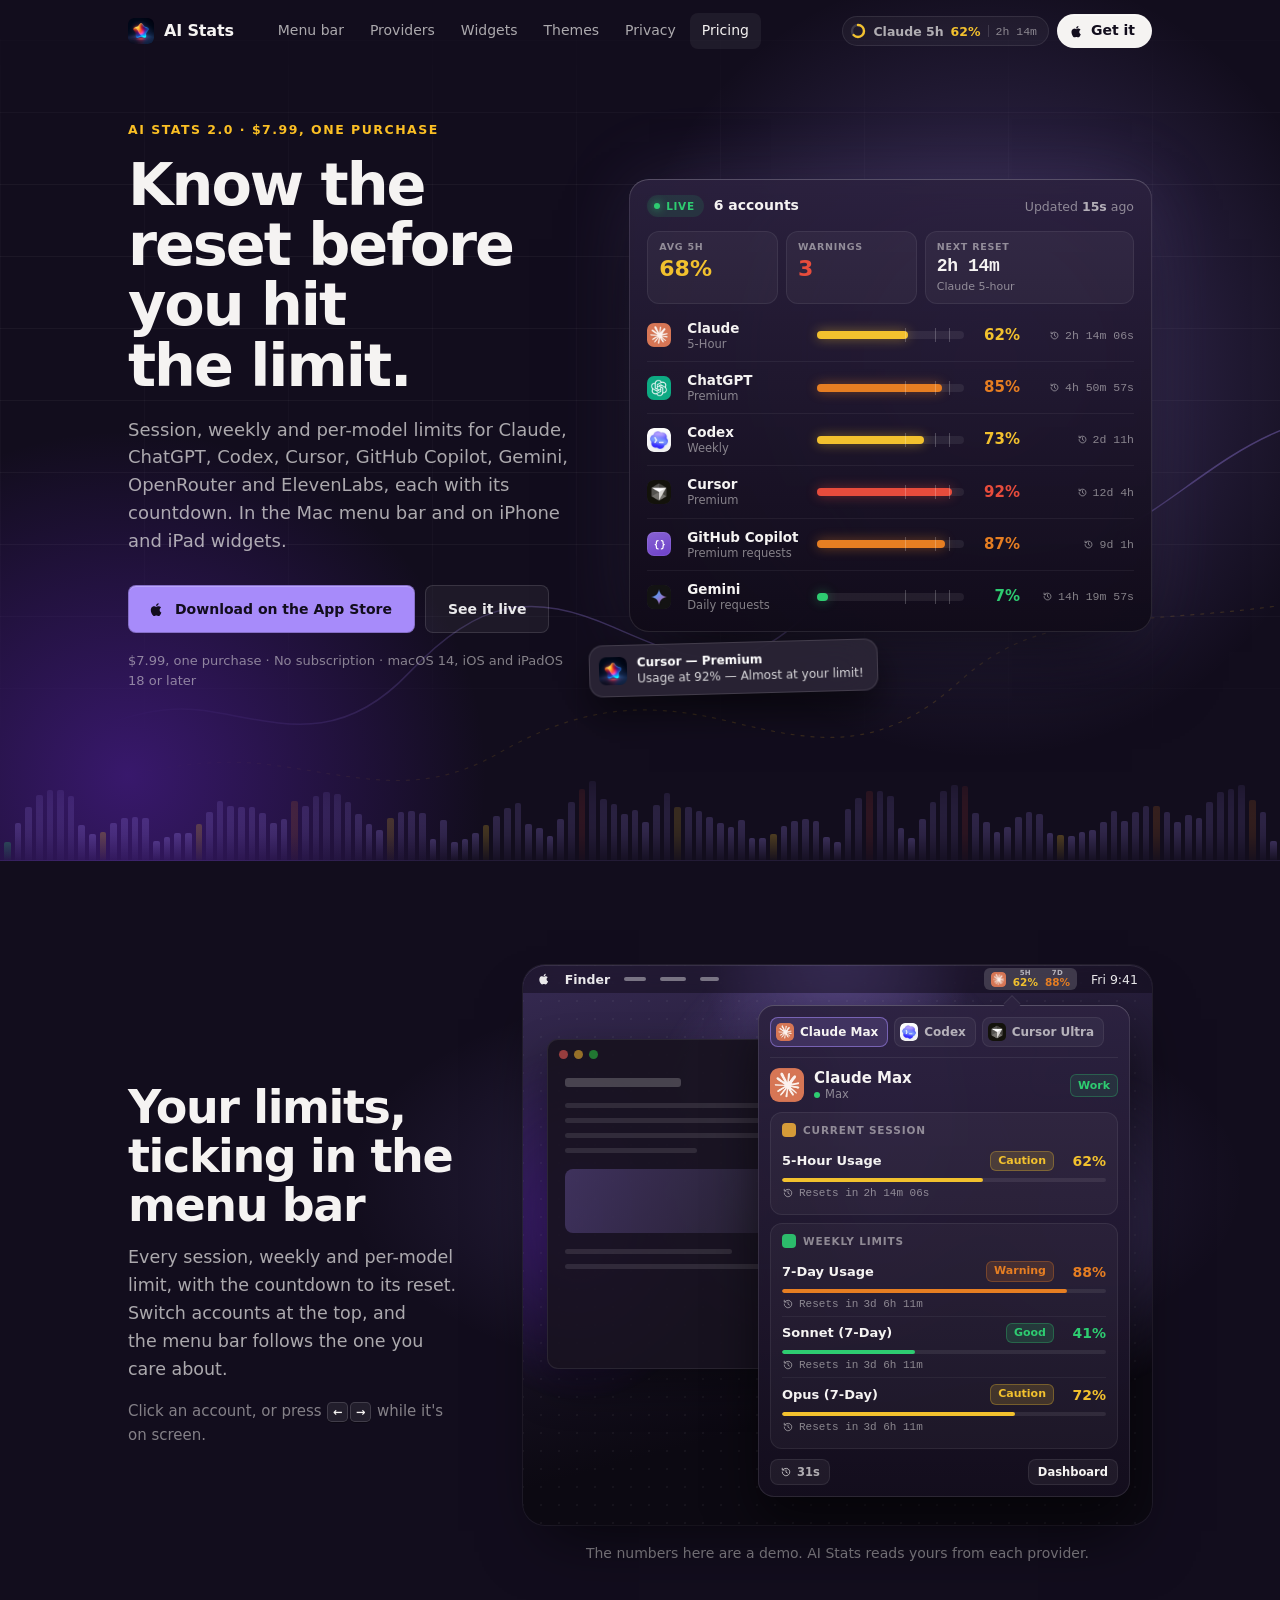
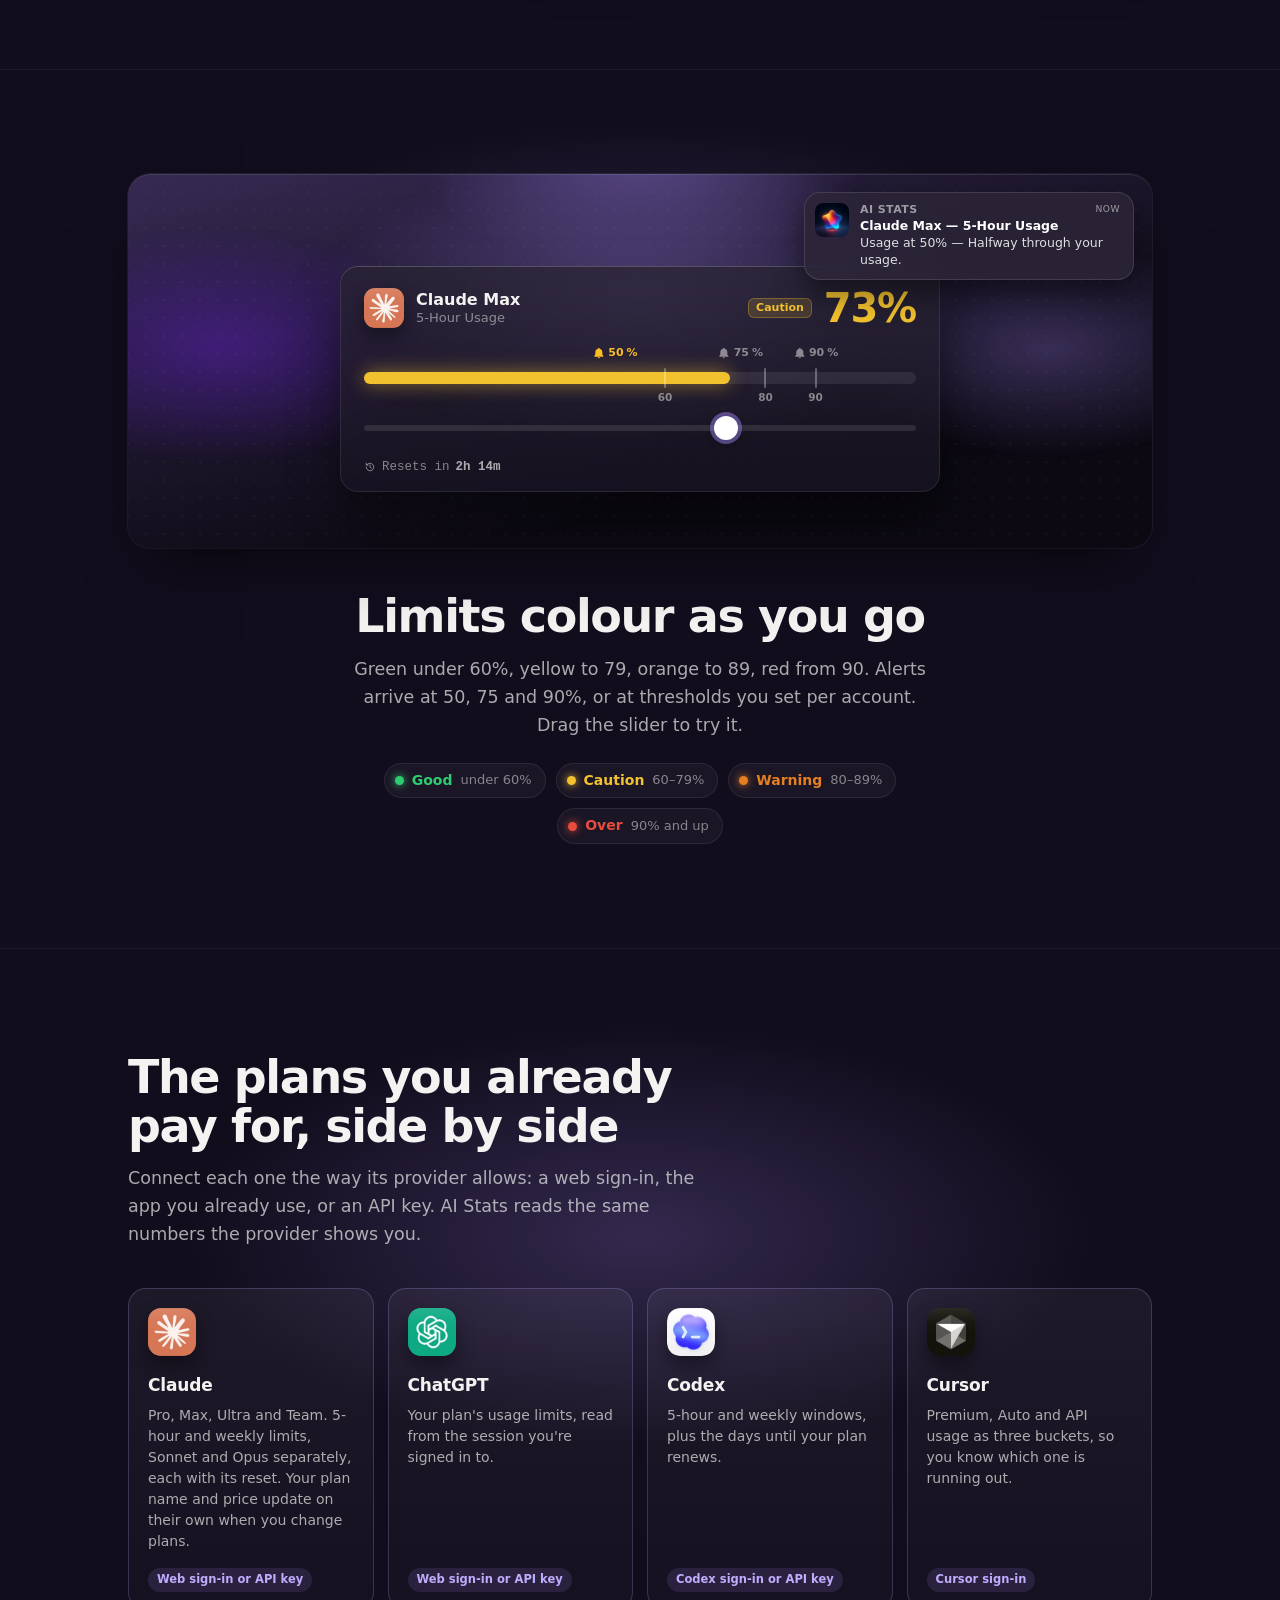
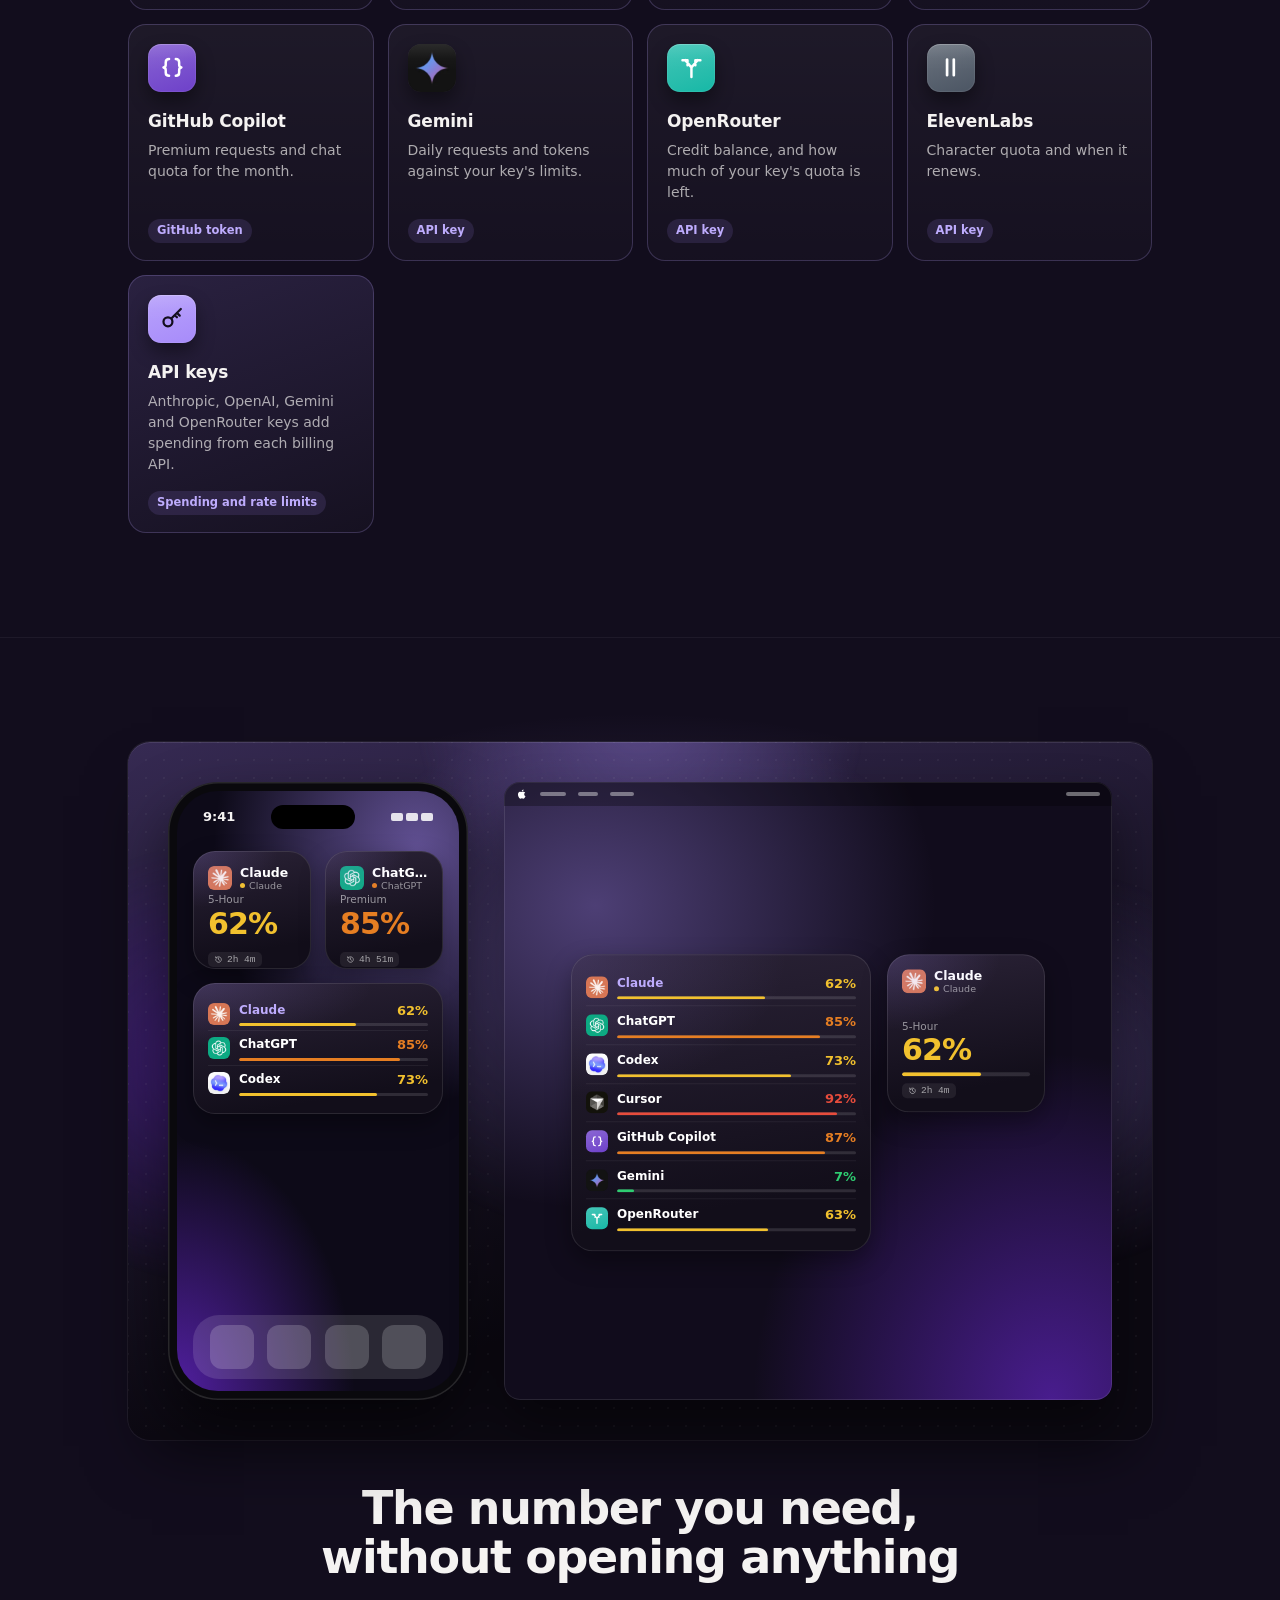
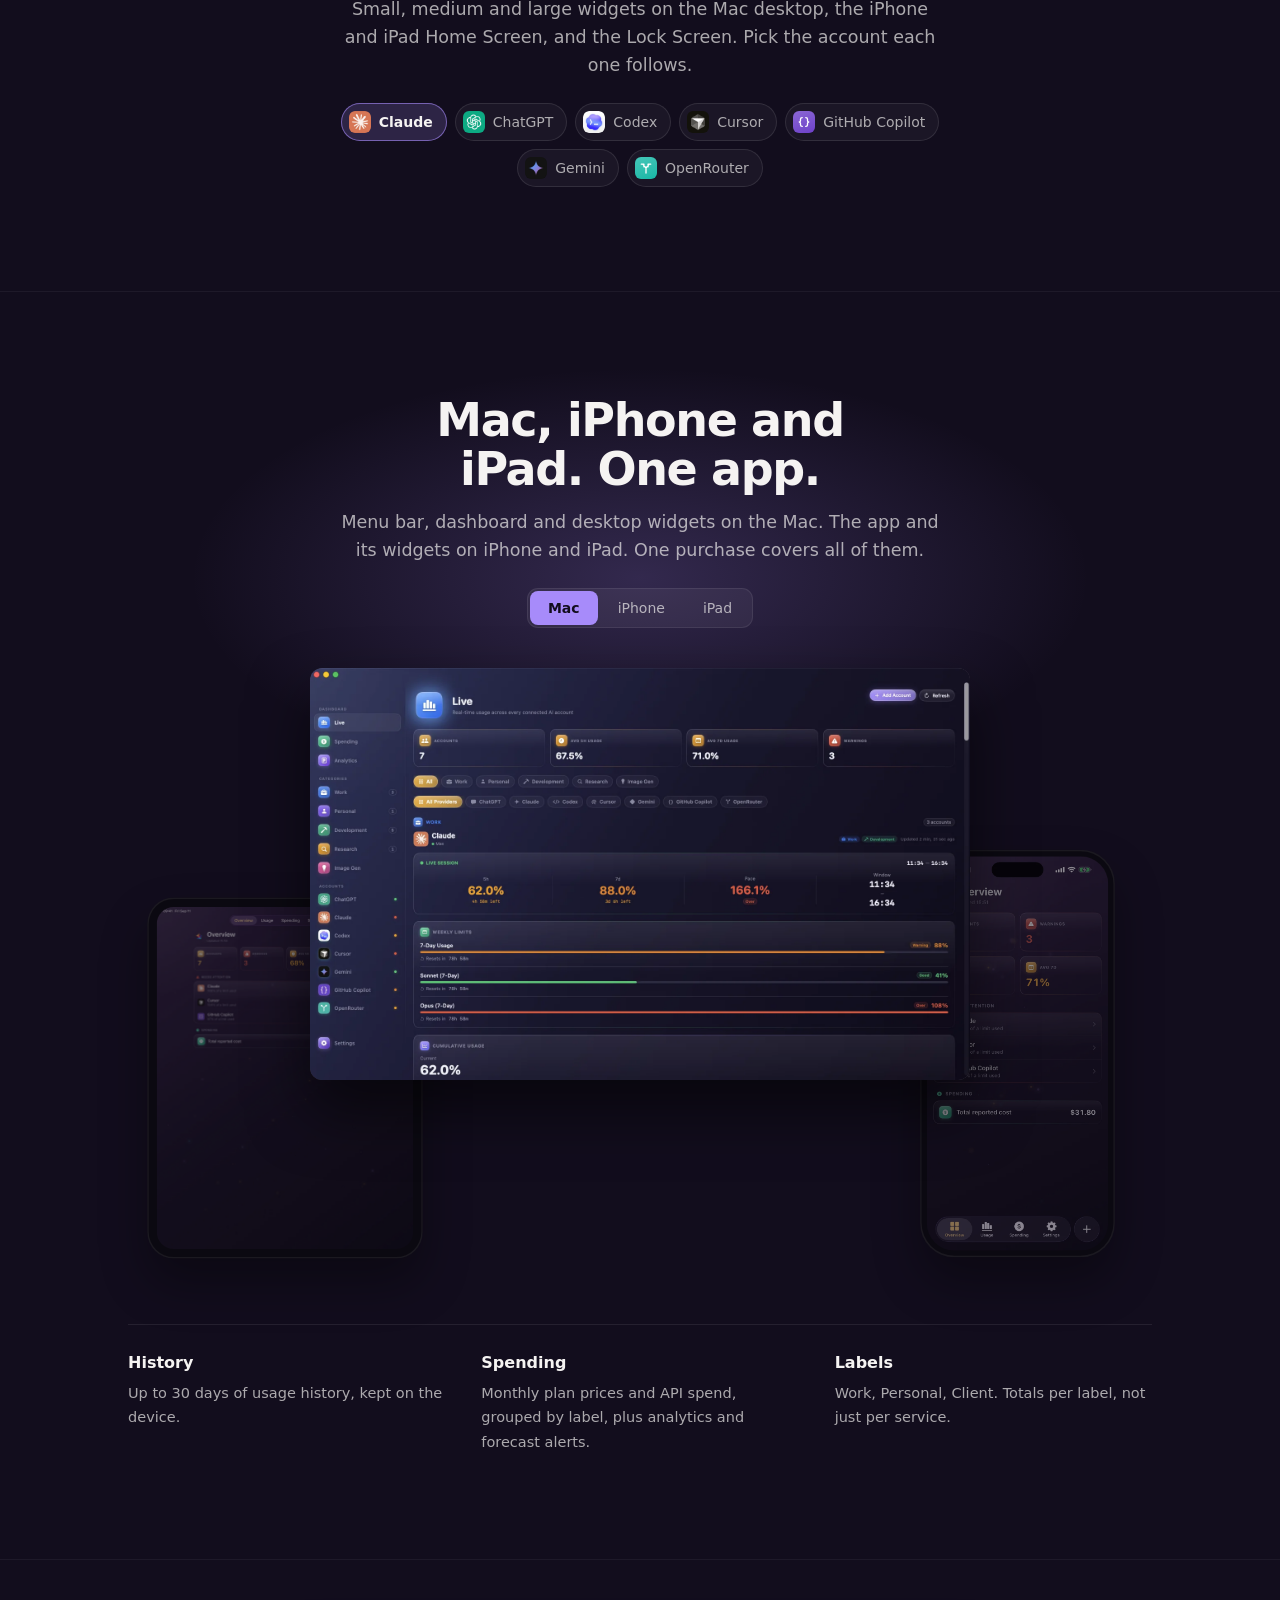
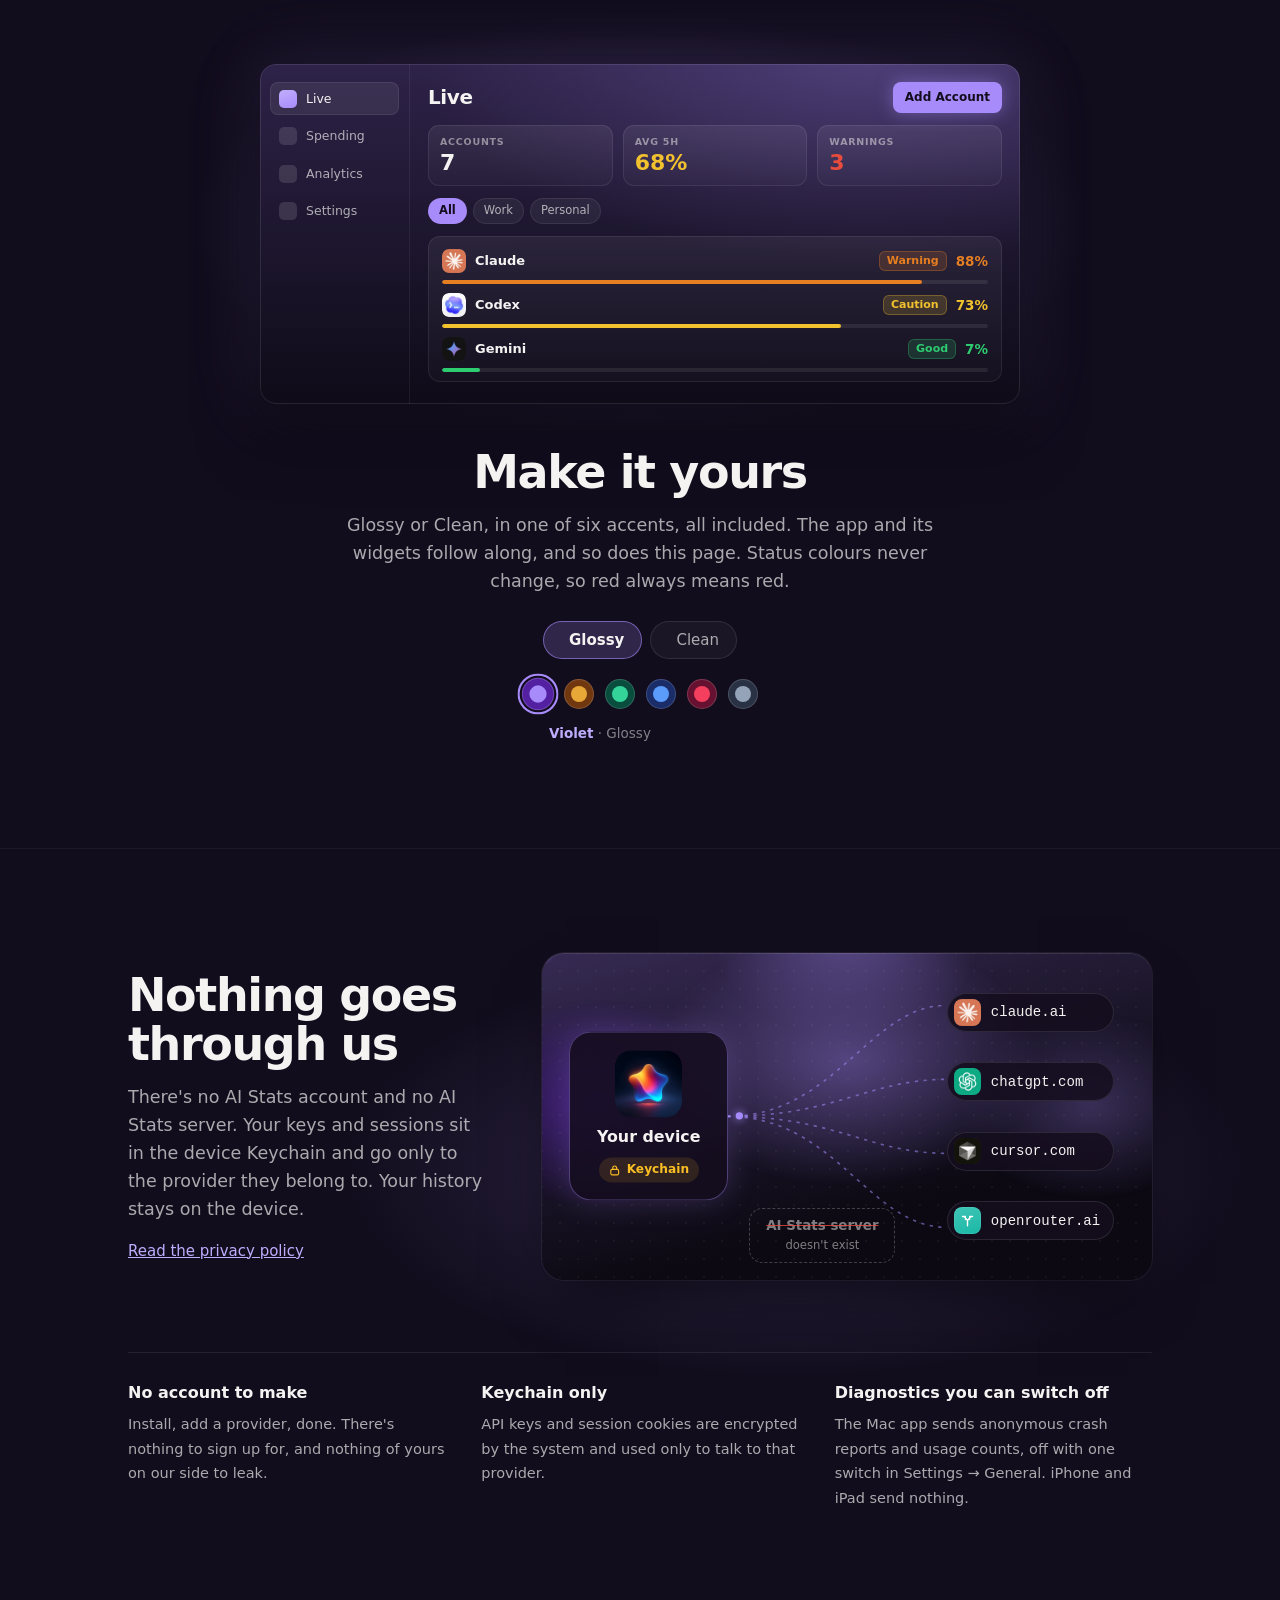
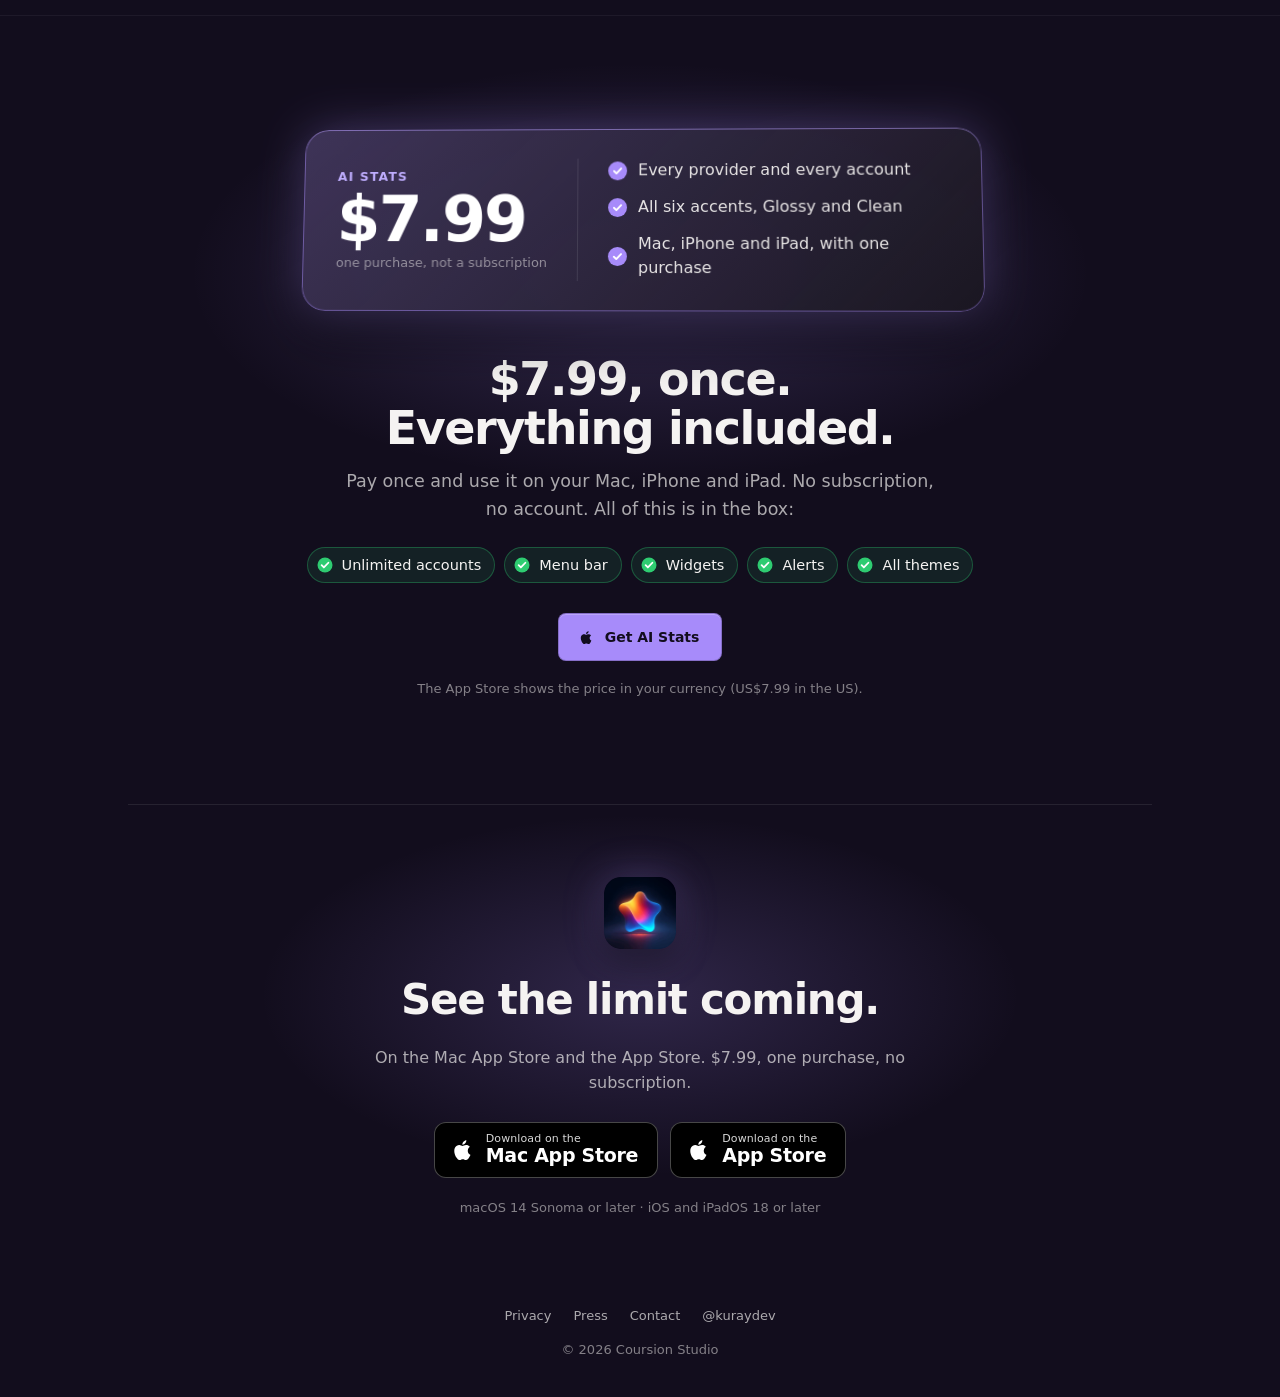
<file: index.html>
<!doctype html>
<html lang="en">
<head>
  <meta charset="utf-8" />
  <meta name="viewport" content="width=device-width, initial-scale=1" />
  <title>AI Stats — Every AI limit, one glance away</title>
  <meta name="description" content="AI Stats tracks usage limits, resets and spending across Claude, ChatGPT, Codex, Cursor, GitHub Copilot, Gemini, OpenRouter and ElevenLabs, in your Mac menu bar and on iPhone and iPad widgets. $7.99, one purchase. No AI Stats account, no AI Stats server." />
  <link rel="canonical" href="https://aistats.coursion.studio/" />
  <meta name="theme-color" content="#120D1D" />
  <link rel="icon" type="image/png" sizes="64x64" href="favicon.png" />
  <link rel="apple-touch-icon" href="icon.png" />
  <link rel="stylesheet" href="stage.css?v=1d5ceac846" />
  <link rel="stylesheet" href="site.css?v=0084aacb3d" />
  <link rel="stylesheet" href="home.css?v=0ae43e0b9e" />
  <meta property="og:type" content="website" />
  <meta property="og:url" content="https://aistats.coursion.studio/" />
  <meta property="og:site_name" content="AI Stats" />
  <meta property="og:title" content="AI Stats 2.0 — Every AI limit, one glance away" />
  <meta property="og:description" content="Usage limits, reset countdowns and spending for Claude, ChatGPT, Codex, Cursor, GitHub Copilot, Gemini, OpenRouter and ElevenLabs. Mac, iPhone and iPad. $7.99, one purchase." />
  <meta property="og:image" content="https://aistats.coursion.studio/icon@2x.png" />
  <meta property="og:image:alt" content="The AI Stats app icon" />
  <meta name="twitter:card" content="summary" />
  <meta name="twitter:site" content="@kuraydev" />
  <meta name="twitter:title" content="AI Stats 2.0 — Every AI limit, one glance away" />
  <meta name="twitter:description" content="Usage limits, resets and spending across your AI accounts, in the Mac menu bar and on iPhone and iPad widgets. $7.99, one purchase." />
  <meta name="twitter:image" content="https://aistats.coursion.studio/icon@2x.png" />
  <script type="application/ld+json">
  {
    "@context": "https://schema.org",
    "@type": "SoftwareApplication",
    "name": "AI Stats",
    "url": "https://aistats.coursion.studio/",
    "image": "https://aistats.coursion.studio/icon@2x.png",
    "applicationCategory": "UtilitiesApplication",
    "operatingSystem": "macOS 14 or later, iOS 18 or later, iPadOS 18 or later",
    "downloadUrl": "https://apps.apple.com/app/id6762005507",
    "offers": { "@type": "Offer", "price": "7.99", "priceCurrency": "USD" },
    "publisher": { "@type": "Organization", "name": "Coursion Studio" }
  }
  </script>
  <script>document.documentElement.classList.add("js");window.__rv=setTimeout(function(){document.documentElement.classList.add("reveal-all")},4000);</script>
  <script defer src="home.js?v=203"></script>
  <script defer src="https://polaris-backend-489776622782.europe-west1.run.app/api/v1/analytics/t.js" data-site="aistats.coursion.studio"></script>
</head>
<body class="home">
  <svg class="sprite" aria-hidden="true">
    <symbol id="g-copilot" viewBox="0 0 24 24"><path d="M9 4.5c-2 0-3 1-3 3v2.3c0 1.2-.7 1.9-2 2.2 1.3.3 2 1 2 2.2v2.3c0 2 1 3 3 3M15 4.5c2 0 3 1 3 3v2.3c0 1.2.7 1.9 2 2.2-1.3.3-2 1-2 2.2v2.3c0 2-1 3-3 3" fill="none" stroke="currentColor" stroke-width="2.2" stroke-linecap="round" stroke-linejoin="round"/></symbol>
    <symbol id="g-openrouter" viewBox="0 0 24 24"><path d="M12 20.5V12M12 12 6.5 5.5M12 12l5.5-6.5M4 5.5h4.5V10M20 5.5h-4.5V10" fill="none" stroke="currentColor" stroke-width="2.2" stroke-linecap="round" stroke-linejoin="round"/></symbol>
    <symbol id="g-apple" viewBox="0 0 24 24"><path fill="currentColor" d="M16.4 12.6c0-2.3 1.9-3.4 2-3.5-1.1-1.6-2.8-1.8-3.4-1.8-1.4-.1-2.8.9-3.5.9-.7 0-1.8-.9-3-.8-1.5 0-3 .9-3.8 2.3-1.6 2.8-.4 7 1.2 9.3.8 1.1 1.7 2.4 2.9 2.3 1.2 0 1.6-.7 3-.7s1.8.7 3 .7c1.3 0 2.1-1.1 2.8-2.3.9-1.3 1.3-2.6 1.3-2.6s-2.5-1-2.5-3.8zM14.1 5.8c.6-.8 1.1-1.8 1-2.8-.9 0-2 .6-2.7 1.4-.6.7-1.1 1.7-1 2.7 1 .1 2-.5 2.7-1.3z"/></symbol>
    <symbol id="g-check" viewBox="0 0 24 24"><circle cx="12" cy="12" r="10" fill="currentColor"/><path d="m7.5 12.3 3 3 6-6.3" fill="none" stroke="#fff" stroke-width="2.4" stroke-linecap="round" stroke-linejoin="round"/></symbol>
    <symbol id="g-clock" viewBox="0 0 24 24"><path d="M4.5 12a7.5 7.5 0 1 0 2.2-5.3M4.5 4.5v3.7h3.7M12 8v4.3l2.8 1.7" fill="none" stroke="currentColor" stroke-width="2" stroke-linecap="round" stroke-linejoin="round"/></symbol>
    <symbol id="g-lock" viewBox="0 0 24 24"><rect x="5" y="10.5" width="14" height="10" rx="2.5" fill="none" stroke="currentColor" stroke-width="2"/><path d="M8.5 10.5V8a3.5 3.5 0 0 1 7 0v2.5" fill="none" stroke="currentColor" stroke-width="2" stroke-linecap="round"/></symbol>
    <symbol id="g-bell" viewBox="0 0 24 24"><path fill="currentColor" d="M12 3a1.4 1.4 0 0 0-1.4 1.4v.7A6.5 6.5 0 0 0 5.5 11.5v3.2c0 .8-.3 1.6-.8 2.3l-.9 1.2a1 1 0 0 0 .8 1.6h14.8a1 1 0 0 0 .8-1.6l-.9-1.2a3.9 3.9 0 0 1-.8-2.3v-3.2a6.5 6.5 0 0 0-5.1-6.4v-.7A1.4 1.4 0 0 0 12 3zm-2.4 17.8a2.5 2.5 0 0 0 4.8 0z"/></symbol>
  </svg>

  <a class="skip" href="#live">Skip to the tour</a>

  <div class="bar js-bar">
    <div class="bar-in">
      <a class="bar-brand" href="#top"><img src="img/app-icon.webp" alt="" width="26" height="26" /><span>AI Stats</span></a>
      <nav class="bar-nav" aria-label="Main">
        <a href="#live">Menu bar</a>
        <a href="#providers">Providers</a>
        <a href="#widgets">Widgets</a>
        <a href="#themes">Themes</a>
        <a href="#privacy">Privacy</a>
        <a href="#pricing">Pricing</a>
      </nav>
      <div class="bar-act">
        <a class="bar-live js-bar-live" href="#top" aria-label="Demo: Claude 5-hour limit at 62%, resets in 2 hours 14 minutes"><svg class="bl-ring" viewBox="0 0 20 20" aria-hidden="true"><circle cx="10" cy="10" r="7.5" pathLength="100"/><circle class="v" cx="10" cy="10" r="7.5" pathLength="100"/></svg><span class="bl-name">Claude 5h</span><b class="js-bl-pct" data-s="caution">62%</b><span class="bl-sep" aria-hidden="true"></span><span class="bl-reset js-bl-reset">2h 14m</span></a>
        <a class="bar-btn bar-get" href="https://apps.apple.com/app/id6762005507"><svg aria-hidden="true"><use href="#g-apple"/></svg>Get it</a>
        <button class="bar-menu js-bar-menu" type="button" aria-expanded="false" aria-controls="bar-sheet" aria-label="Menu"><svg viewBox="0 0 24 24" fill="none" stroke="currentColor" stroke-width="2" stroke-linecap="round" aria-hidden="true"><path class="l1" d="M5 9h14"/><path class="l2" d="M5 15h14"/></svg></button>
      </div>
    </div>
    <div class="bar-sheet js-bar-sheet" id="bar-sheet" hidden>
      <nav class="bar-sheet-nav" aria-label="Site">
        <a href="#live">Menu bar</a>
        <a href="#providers">Providers</a>
        <a href="#widgets">Widgets</a>
        <a href="#themes">Themes</a>
        <a href="#privacy">Privacy</a>
        <a href="#pricing">Pricing</a>
      </nav>
    </div>
  </div>

  <header id="top" class="hero reveal" data-live>
    <div class="hero-bg" aria-hidden="true">
      <div class="hero-grid"></div>
      <svg class="hero-spark" viewBox="0 0 1440 640" preserveAspectRatio="none"><path class="sp1" d="M0 560 C 90 552, 150 520, 230 528 S 380 556, 460 500 S 600 440, 690 466 S 840 510, 930 440 S 1080 370, 1170 396 S 1330 350, 1440 320"/><path class="sp2" d="M0 590 C 120 584, 200 560, 300 568 S 470 594, 560 560 S 720 520, 820 536 S 990 560, 1080 506 S 1260 466, 1440 450"/></svg>
      <i class="hg hg1"></i><i class="hg hg2"></i>
      <div class="horizon js-horizon"></div>
    </div>
    <div class="container">
      <div class="bar-space"></div>
      <div class="hero-split">
        <div class="hero-text">
          <p class="eyebrow rise">AI Stats 2.0 · $7.99, one purchase</p>
          <h1 class="rise" style="--d:.06s">Know the reset before you hit the limit.</h1>
          <p class="sub rise" style="--d:.12s">Session, weekly and per-model limits for Claude, ChatGPT, Codex, Cursor, GitHub Copilot, Gemini, OpenRouter and ElevenLabs, each with its countdown. In the Mac menu bar and on iPhone and iPad widgets.</p>
          <div class="cta-row rise" style="--d:.18s">
            <a class="btn primary" href="https://apps.apple.com/app/id6762005507"><svg class="btn-ico" aria-hidden="true"><use href="#g-apple"/></svg>Download on the App Store</a>
            <a class="btn outline" href="#live">See it live</a>
          </div>
          <p class="req-note rise" style="--d:.22s">$7.99, one purchase · No subscription · macOS 14, iOS and iPadOS 18 or later</p>
        </div>
        <div class="hero-board rise" style="--d:.1s">
          <div class="lb" role="img" aria-label="Demo dashboard: six AI accounts with their usage bars, colour-coded by status, and the time until each limit resets.">
            <div class="lb-head">
              <span class="lb-live"><i></i>Live</span>
              <span class="lb-title">6 accounts</span>
              <span class="lb-upd">Updated <b class="js-lb-upd">12s</b> ago</span>
            </div>
            <div class="lb-sum">
              <span><small>Avg 5h</small><b data-s="caution">68%</b></span>
              <span><small>Warnings</small><b data-s="over">3</b></span>
              <span class="lb-next"><small>Next reset</small><b><span class="js-lb-next">2h 14m</span></b><em>Claude 5-hour</em></span>
            </div>
            <ul class="lb-rows js-lb">
            <li class="lb-row" style="--i:0;--v:62" data-v="62" data-reset="8049">
              <span class="tile logo xs"><img src="img/claude.webp" alt="" width="28" height="28" /></span>
              <span class="lb-name"><b>Claude</b><small>5-Hour</small></span>
              <span class="lb-bar"><s></s><i style="--at:60"></i><i style="--at:80"></i><i style="--at:90"></i></span>
              <em class="lb-pct">62%</em>
              <span class="lb-reset"><svg aria-hidden="true"><use href="#g-clock"/></svg><span class="js-cd"></span></span>
            </li>
            <li class="lb-row" style="--i:1;--v:85" data-v="85" data-reset="17460">
              <span class="tile logo xs"><img src="img/chatgpt.webp" alt="" width="28" height="28" /></span>
              <span class="lb-name"><b>ChatGPT</b><small>Premium</small></span>
              <span class="lb-bar"><s></s><i style="--at:60"></i><i style="--at:80"></i><i style="--at:90"></i></span>
              <em class="lb-pct">85%</em>
              <span class="lb-reset"><svg aria-hidden="true"><use href="#g-clock"/></svg><span class="js-cd"></span></span>
            </li>
            <li class="lb-row" style="--i:2;--v:73" data-v="73" data-reset="212700">
              <span class="tile logo xs"><img src="img/codex.webp" alt="" width="28" height="28" /></span>
              <span class="lb-name"><b>Codex</b><small>Weekly</small></span>
              <span class="lb-bar"><s></s><i style="--at:60"></i><i style="--at:80"></i><i style="--at:90"></i></span>
              <em class="lb-pct">73%</em>
              <span class="lb-reset"><svg aria-hidden="true"><use href="#g-clock"/></svg><span class="js-cd"></span></span>
            </li>
            <li class="lb-row" style="--i:3;--v:92" data-v="92" data-reset="1052400">
              <span class="tile logo xs"><img src="img/cursor.webp" alt="" width="28" height="28" /></span>
              <span class="lb-name"><b>Cursor</b><small>Premium</small></span>
              <span class="lb-bar"><s></s><i style="--at:60"></i><i style="--at:80"></i><i style="--at:90"></i></span>
              <em class="lb-pct">92%</em>
              <span class="lb-reset"><svg aria-hidden="true"><use href="#g-clock"/></svg><span class="js-cd"></span></span>
            </li>
            <li class="lb-row" style="--i:4;--v:87" data-v="87" data-reset="784800">
              <span class="tile logo xs glyph" style="--g:#6E40C9"><svg><use href="#g-copilot"/></svg></span>
              <span class="lb-name"><b>GitHub Copilot</b><small>Premium requests</small></span>
              <span class="lb-bar"><s></s><i style="--at:60"></i><i style="--at:80"></i><i style="--at:90"></i></span>
              <em class="lb-pct">87%</em>
              <span class="lb-reset"><svg aria-hidden="true"><use href="#g-clock"/></svg><span class="js-cd"></span></span>
            </li>
            <li class="lb-row" style="--i:5;--v:7" data-v="7" data-reset="51600">
              <span class="tile logo xs"><img src="img/gemini.webp" alt="" width="28" height="28" /></span>
              <span class="lb-name"><b>Gemini</b><small>Daily requests</small></span>
              <span class="lb-bar"><s></s><i style="--at:60"></i><i style="--at:80"></i><i style="--at:90"></i></span>
              <em class="lb-pct">7%</em>
              <span class="lb-reset"><svg aria-hidden="true"><use href="#g-clock"/></svg><span class="js-cd"></span></span>
            </li>
            </ul>
          </div>
          <div class="lb-toast" aria-hidden="true">
            <img src="img/app-icon.webp" alt="" width="28" height="28" />
            <span><b>Cursor — Premium</b>Usage at 92% — Almost at your limit!</span>
          </div>
        </div>
      </div>
    </div>
  </header>

  <main>

    <section id="live" class="sec sec-split sec-live reveal" data-live aria-labelledby="live-title">
      <div class="glow" aria-hidden="true"></div>
      <div class="container split">
        <div class="split-copy">
          <h2 id="live-title" class="rise">Your limits, ticking in the menu bar</h2>
          <p class="rise" style="--d:.06s">Every session, weekly and per-model limit, with the countdown to its reset. Switch accounts at the top, and the menu bar follows the one you care about.</p>
          <p class="aside rise" style="--d:.1s">Click an account, or press <span class="combo"><kbd>←</kbd><kbd>→</kbd></span> while it's on screen.</p>
        </div>
        <div class="split-stage">
          <div class="pop-stage show rise js-pop" style="--d:.08s">
            <div class="mesh" aria-hidden="true"><i class="m1"></i><i class="m2"></i><i class="m3"></i><i class="m4"></i></div>
            <div class="mb" aria-hidden="true">
              <svg class="mb-apple"><use href="#g-apple"/></svg>
              <b>Finder</b><i style="width:22px"></i><i style="width:26px"></i><i style="width:19px"></i>
              <span class="sp"></span>
              <span class="mb-item"><span class="mb-logo js-mb-logo"></span><span class="mb-pair"><small class="js-mb-la">5H</small><b class="js-mb-a">62%</b></span><span class="mb-pair"><small class="js-mb-lb">7D</small><b class="js-mb-b">88%</b></span></span>
              <span class="mb-clock">Fri 9:41</span>
            </div>
            <div class="pop-win" aria-hidden="true"><div class="pop-win-bar"><i></i><i></i><i></i></div><div class="pop-win-body"><span class="ttl"></span><span class="ln"></span><span class="ln" style="width:78%"></span><span class="ln"></span><span class="ln" style="width:52%"></span><span class="blk"></span><span class="ln" style="width:66%"></span><span class="ln"></span></div></div>
            <div class="pop" role="group" aria-label="AI Stats menu bar popover">
              <span class="pop-nub" aria-hidden="true"></span>
              <div class="pop-tabs js-pop-tabs" role="tablist" aria-label="Accounts"></div>
              <div class="pop-head">
                <span class="pop-logo js-pop-logo" aria-hidden="true"></span>
                <span class="pop-name"><b class="js-pop-name">Claude Max</b><small><i class="dot"></i><span class="js-pop-plan">Max</span></small></span>
                <span class="pop-tag js-pop-tag">Work</span>
              </div>
              <div class="pop-cards js-pop-cards"></div>
              <div class="pop-foot">
                <span class="pop-chip"><svg aria-hidden="true"><use href="#g-clock"/></svg><span class="js-pop-refresh">34s</span></span>
                <span class="sp"></span>
                <span class="pop-btn">Dashboard</span>
              </div>
            </div>
          </div>
          <p class="show-status rise" style="--d:.14s">The numbers here are a demo. AI Stats reads yours from each provider.</p>
        </div>
      </div>
    </section>

    <section id="colours" class="sec sec-colours reveal" data-live aria-labelledby="col-title">
      <div class="glow" aria-hidden="true"></div>
      <div class="container">
        <div class="meter show rise js-meter">
          <div class="mesh" aria-hidden="true"><i class="m1"></i><i class="m2"></i><i class="m3"></i><i class="m4"></i></div>
          <div class="toast js-toast" role="status">
            <img src="img/app-icon.webp" alt="" width="34" height="34" />
            <span class="toast-tx"><span class="toast-top"><b>AI Stats</b><small>now</small></span><b class="toast-title">Claude Max — 5-Hour Usage</b><span class="js-toast-body">Usage at 75% — Getting close to your limit.</span></span>
          </div>
          <div class="meter-card">
            <div class="meter-row">
              <span class="tile logo sm"><img src="img/claude.webp" alt="" width="40" height="40" /></span>
              <span class="meter-name"><b>Claude Max</b><small>5-Hour Usage</small></span>
              <span class="status-pill js-meter-pill">Good</span>
              <output class="meter-num js-meter-num" for="meter-range">42%</output>
            </div>
            <div class="meter-alerts" aria-hidden="true">
              <span class="js-alert" data-at="50" style="--at:50"><svg><use href="#g-bell"/></svg>50<i>%</i></span>
              <span class="js-alert" data-at="75" style="--at:75"><svg><use href="#g-bell"/></svg>75<i>%</i></span>
              <span class="js-alert" data-at="90" style="--at:90"><svg><use href="#g-bell"/></svg>90<i>%</i></span>
            </div>
            <div class="meter-bar" aria-hidden="true">
              <span class="meter-fill js-meter-fill"></span>
              <span class="mk" style="--at:60"><i></i><small>60</small></span>
              <span class="mk" style="--at:80"><i></i><small>80</small></span>
              <span class="mk" style="--at:90"><i></i><small>90</small></span>
            </div>
            <label class="meter-range"><span class="sr-only">Usage of the 5-hour limit</span><input id="meter-range" class="js-meter-range" type="range" min="0" max="110" step="1" value="42" /></label>
            <p class="meter-reset"><svg aria-hidden="true"><use href="#g-clock"/></svg>Resets in <b class="js-meter-reset">2h 14m</b></p>
          </div>
        </div>
        <div class="sec-head center">
          <h2 id="col-title" class="rise" style="--d:.08s">Limits colour as you go</h2>
          <p class="rise" style="--d:.14s">Green under 60%, yellow to 79, orange to 89, red from 90. Alerts arrive at 50, 75 and 90%, or at thresholds you set per account. Drag the slider to try it.</p>
          <ul class="legend rise" style="--d:.2s" aria-label="Status colours">
            <li style="--c:var(--st-good)"><b>Good</b><small>under 60%</small></li>
            <li style="--c:var(--st-caution)"><b>Caution</b><small>60–79%</small></li>
            <li style="--c:var(--st-warning)"><b>Warning</b><small>80–89%</small></li>
            <li style="--c:var(--st-over)"><b>Over</b><small>90% and up</small></li>
          </ul>
        </div>
      </div>
    </section>

    <section id="providers" class="sec sec-providers reveal" aria-labelledby="pv-title">
      <div class="glow" aria-hidden="true"></div>
      <div class="container">
        <div class="sec-head">
          <h2 id="pv-title" class="rise">The plans you already pay for, side by side</h2>
          <p class="rise" style="--d:.06s">Connect each one the way its provider allows: a web sign-in, the app you already use, or an API key. AI Stats reads the same numbers the provider shows you.</p>
        </div>
        <ul class="pv-grid">
          <li class="pv rise" style="--d:.06s"><span class="tile logo"><img src="img/claude.webp" alt="" width="48" height="48" loading="lazy" /></span><h3>Claude</h3><p>Pro, Max, Ultra and Team. 5-hour and weekly limits, Sonnet and Opus separately, each with its reset. Your plan name and price update on their own when you change plans.</p><span class="pv-how">Web sign-in or API key</span></li>
          <li class="pv rise" style="--d:.09s"><span class="tile logo"><img src="img/chatgpt.webp" alt="" width="48" height="48" loading="lazy" /></span><h3>ChatGPT</h3><p>Your plan's usage limits, read from the session you're signed in to.</p><span class="pv-how">Web sign-in or API key</span></li>
          <li class="pv rise" style="--d:.12s"><span class="tile logo"><img src="img/codex.webp" alt="" width="48" height="48" loading="lazy" /></span><h3>Codex</h3><p>5-hour and weekly windows, plus the days until your plan renews.</p><span class="pv-how">Codex sign-in or API key</span></li>
          <li class="pv rise" style="--d:.15s"><span class="tile logo"><img src="img/cursor.webp" alt="" width="48" height="48" loading="lazy" /></span><h3>Cursor</h3><p>Premium, Auto and API usage as three buckets, so you know which one is running out.</p><span class="pv-how">Cursor sign-in</span></li>
          <li class="pv rise" style="--d:.18s"><span class="tile logo glyph" style="--g:#6E40C9"><svg><use href="#g-copilot"/></svg></span><h3>GitHub Copilot</h3><p>Premium requests and chat quota for the month.</p><span class="pv-how">GitHub token</span></li>
          <li class="pv rise" style="--d:.21s"><span class="tile logo"><img src="img/gemini.webp" alt="" width="48" height="48" loading="lazy" /></span><h3>Gemini</h3><p>Daily requests and tokens against your key's limits.</p><span class="pv-how">API key</span></li>
          <li class="pv rise" style="--d:.24s"><span class="tile logo glyph" style="--g:#14B8A6"><svg><use href="#g-openrouter"/></svg></span><h3>OpenRouter</h3><p>Credit balance, and how much of your key's quota is left.</p><span class="pv-how">API key</span></li>
          <li class="pv rise" style="--d:.255s"><span class="tile logo glyph" style="--g:#4B5563"><svg viewBox="0 0 24 24" fill="none" stroke="currentColor" stroke-width="2.4" stroke-linecap="round"><path d="M9 5v14M15 5v14"/></svg></span><h3>ElevenLabs</h3><p>Character quota and when it renews.</p><span class="pv-how">API key</span></li>
          <li class="pv pv-api rise" style="--d:.27s"><span class="tile logo glyph key"><svg viewBox="0 0 24 24" fill="none" stroke="currentColor" stroke-width="2" stroke-linecap="round" stroke-linejoin="round"><circle cx="8" cy="15" r="4"/><path d="m11 12 8.5-8.5M16 7l2.5 2.5M14 9l2 2"/></svg></span><h3>API keys</h3><p>Anthropic, OpenAI, Gemini and OpenRouter keys add spending from each billing API.</p><span class="pv-how">Spending and rate limits</span></li>
        </ul>
      </div>
    </section>

    <section id="widgets" class="sec sec-widgets reveal" aria-labelledby="wd-title">
      <div class="glow" aria-hidden="true"></div>
      <div class="container">
        <div class="wd show rise js-wd">
          <div class="mesh" aria-hidden="true"><i class="m1"></i><i class="m2"></i><i class="m3"></i><i class="m4"></i></div>
          <div class="wd-grid">
            <div class="phone" aria-hidden="true">
              <div class="phone-screen">
                <div class="phone-status"><b>9:41</b><span class="island"></span><span class="phone-icons"><i></i><i></i><i></i></span></div>
                <div class="phone-widgets">
                  <div class="w w-small js-w-hero"></div>
                  <div class="w w-small js-w-second"></div>
                  <div class="w w-medium js-w-medium"></div>
                </div>
                <div class="phone-dock"><i></i><i></i><i></i><i></i></div>
              </div>
            </div>
            <div class="mac-desk" aria-hidden="true">
              <div class="desk-bar"><svg><use href="#g-apple"/></svg><i style="width:26px"></i><i style="width:20px"></i><i style="width:24px"></i><span class="sp"></span><i style="width:34px"></i></div>
              <div class="mac-widgets">
                <div class="w w-large js-w-large"></div>
                <div class="w w-small w-mac js-w-mac"></div>
              </div>
            </div>
          </div>
        </div>
        <div class="sec-head center">
          <h2 id="wd-title" class="rise" style="--d:.08s">The number you need, without opening anything</h2>
          <p class="rise" style="--d:.14s">Small, medium and large widgets on the Mac desktop, the iPhone and iPad Home Screen, and the Lock Screen. Pick the account each one follows.</p>
          <div class="pick rise js-pick" style="--d:.2s" role="radiogroup" aria-label="Account the widget follows"></div>
        </div>
      </div>
    </section>

    <section id="devices" class="sec sec-devices reveal" aria-labelledby="dv-title">
      <div class="glow" aria-hidden="true"></div>
      <div class="container">
        <div class="sec-head center first">
          <h2 id="dv-title" class="rise">Mac, iPhone and iPad. One app.</h2>
          <p class="rise" style="--d:.06s">Menu bar, dashboard and desktop widgets on the Mac. The app and its widgets on iPhone and iPad. One purchase covers all of them.</p>
          <div class="seg rise js-dev-seg" style="--d:.1s" role="tablist" aria-label="Device">
            <button type="button" role="tab" id="tab-mac" aria-selected="true" aria-controls="dev-stage" data-dev="mac">Mac</button>
            <button type="button" role="tab" id="tab-iphone" aria-selected="false" aria-controls="dev-stage" data-dev="iphone" tabindex="-1">iPhone</button>
            <button type="button" role="tab" id="tab-ipad" aria-selected="false" aria-controls="dev-stage" data-dev="ipad" tabindex="-1">iPad</button>
          </div>
        </div>
        <div id="dev-stage" class="dev-stage rise js-dev" style="--d:.14s" data-dev="mac" role="tabpanel" aria-labelledby="tab-mac">
          <figure class="dev dev-mac"><div class="dev-win"><img src="img/shot-mac.webp" alt="The AI Stats dashboard on the Mac, showing a Claude account with its live 5-hour session and weekly limits for Sonnet and Opus." width="1600" height="1000" loading="lazy" /></div></figure>
          <figure class="dev dev-iphone"><div class="dev-phone"><img src="img/shot-iphone.webp" alt="AI Stats on iPhone: the Overview tab with account count, warnings, average usage and the accounts that need attention." width="660" height="1434" loading="lazy" /></div></figure>
          <figure class="dev dev-ipad"><div class="dev-tab"><img src="img/shot-ipad.webp" alt="AI Stats on iPad: the Overview tab." width="1032" height="1376" loading="lazy" /></div></figure>
        </div>
        <ul class="dev-facts">
          <li class="rise" style="--d:.06s"><b>History</b><span>Up to 30 days of usage history, kept on the device.</span></li>
          <li class="rise" style="--d:.1s"><b>Spending</b><span>Monthly plan prices and API spend, grouped by label, plus analytics and forecast alerts.</span></li>
          <li class="rise" style="--d:.14s"><b>Labels</b><span>Work, Personal, Client. Totals per label, not just per service.</span></li>
        </ul>
      </div>
    </section>

    <section id="themes" class="sec sec-themes reveal" aria-labelledby="th-title">
      <div class="glow" aria-hidden="true"></div>
      <div class="container">
        <div class="th-stage rise" aria-hidden="true">
          <div class="th-app">
            <div class="th-side"><span class="th-nav on"><i></i>Live</span><span class="th-nav"><i></i>Spending</span><span class="th-nav"><i></i>Analytics</span><span class="th-nav"><i></i>Settings</span></div>
            <div class="th-main">
              <div class="th-top"><b>Live</b><span class="th-cta">Add Account</span></div>
              <div class="th-stats">
                <span class="th-stat"><small>Accounts</small><b>7</b></span>
                <span class="th-stat"><small>Avg 5h</small><b style="color:var(--st-caution)">68%</b></span>
                <span class="th-stat"><small>Warnings</small><b style="color:var(--st-over)">3</b></span>
              </div>
              <div class="th-chips"><span class="on">All</span><span>Work</span><span>Personal</span></div>
              <div class="th-card">
                <div class="th-row"><span class="tile logo xs"><img src="img/claude.webp" alt="" width="24" height="24" loading="lazy" /></span><b>Claude</b><span class="status-pill" data-s="warning">Warning</span><em style="color:var(--st-warning)">88%</em></div>
                <div class="th-bar"><s style="width:88%;background:var(--st-warning)"></s></div>
                <div class="th-row"><span class="tile logo xs"><img src="img/codex.webp" alt="" width="24" height="24" loading="lazy" /></span><b>Codex</b><span class="status-pill" data-s="caution">Caution</span><em style="color:var(--st-caution)">73%</em></div>
                <div class="th-bar"><s style="width:73%;background:var(--st-caution)"></s></div>
                <div class="th-row"><span class="tile logo xs"><img src="img/gemini.webp" alt="" width="24" height="24" loading="lazy" /></span><b>Gemini</b><span class="status-pill" data-s="good">Good</span><em style="color:var(--st-good)">7%</em></div>
                <div class="th-bar"><s style="width:7%;background:var(--st-good)"></s></div>
              </div>
            </div>
          </div>
        </div>
        <div class="sec-head center">
          <h2 id="th-title" class="rise" style="--d:.08s">Make it yours</h2>
          <p class="rise" style="--d:.14s">Glossy or Clean, in one of six accents, all included. The app and its widgets follow along, and so does this page. Status colours never change, so red always means red.</p>
          <div class="materials rise" style="--d:.2s" role="radiogroup" aria-label="Style">
            <button type="button" class="mat" role="radio" aria-checked="true" data-style="glossy"><svg viewBox="0 0 24 24" fill="none" stroke="currentColor" stroke-width="1.8" aria-hidden="true"><circle cx="12" cy="12" r="8"/><path d="M12 4a8 8 0 0 1 0 16z" fill="currentColor"/></svg>Glossy</button>
            <button type="button" class="mat" role="radio" aria-checked="false" data-style="clean" tabindex="-1"><svg viewBox="0 0 24 24" fill="none" stroke="currentColor" stroke-width="1.8" stroke-linecap="round" aria-hidden="true"><rect x="3.5" y="4.5" width="17" height="15" rx="2.5"/><path d="M7.5 9h9M7.5 12.5h9M7.5 16h5"/></svg>Clean</button>
          </div>
          <div class="swatches rise js-swatches" style="--d:.24s" role="radiogroup" aria-label="Accent colour"></div>
          <p class="swatch-name js-swatch-name" aria-live="polite"><b>Violet</b></p>
        </div>
      </div>
    </section>

    <section id="privacy" class="sec sec-split sec-privacy reveal" data-live aria-labelledby="pr-title">
      <div class="glow" aria-hidden="true"></div>
      <div class="container split">
        <div class="split-copy">
          <h2 id="pr-title" class="rise">Nothing goes through us</h2>
          <p class="rise" style="--d:.06s">There's no AI Stats account and no AI Stats server. Your keys and sessions sit in the device Keychain and go only to the provider they belong to. Your history stays on the device.</p>
          <p class="aside rise" style="--d:.1s"><a href="privacy.html">Read the privacy policy</a></p>
        </div>
        <div class="split-stage">
          <div class="flow show rise" style="--d:.08s" aria-hidden="true">
            <div class="mesh"><i class="m1"></i><i class="m2"></i><i class="m3"></i><i class="m4"></i></div>
            <svg class="flow-lines" viewBox="0 0 560 300">
              <path id="fl1" d="M170 150 C 270 150, 300 48, 372 48" />
              <path id="fl2" d="M170 150 C 270 150, 300 116, 372 116" />
              <path id="fl3" d="M170 150 C 270 150, 300 184, 372 184" />
              <path id="fl4" d="M170 150 C 270 150, 300 252, 372 252" />
              <g class="pkts">
                <circle class="pkt" r="3.4"><animateMotion dur="2.8s" repeatCount="indefinite" begin="0s"><mpath href="#fl1"/></animateMotion></circle>
                <circle class="pkt" r="3.4"><animateMotion dur="2.8s" repeatCount="indefinite" begin="0.7s"><mpath href="#fl2"/></animateMotion></circle>
                <circle class="pkt" r="3.4"><animateMotion dur="2.8s" repeatCount="indefinite" begin="1.4s"><mpath href="#fl3"/></animateMotion></circle>
                <circle class="pkt" r="3.4"><animateMotion dur="2.8s" repeatCount="indefinite" begin="2.1s"><mpath href="#fl4"/></animateMotion></circle>
              </g>
            </svg>
            <div class="flow-dev">
              <img src="img/app-icon.webp" alt="" width="60" height="60" loading="lazy" />
              <b>Your device</b>
              <span class="kc"><svg><use href="#g-lock"/></svg>Keychain</span>
            </div>
            <div class="flow-ghost"><b>AI Stats server</b><small>doesn't exist</small></div>
            <ul class="flow-to">
              <li><span class="tile logo xs"><img src="img/claude.webp" alt="" width="24" height="24" loading="lazy" /></span>claude.ai</li>
              <li><span class="tile logo xs"><img src="img/chatgpt.webp" alt="" width="24" height="24" loading="lazy" /></span>chatgpt.com</li>
              <li><span class="tile logo xs"><img src="img/cursor.webp" alt="" width="24" height="24" loading="lazy" /></span>cursor.com</li>
              <li><span class="tile logo xs glyph" style="--g:#14B8A6"><svg><use href="#g-openrouter"/></svg></span>openrouter.ai</li>
            </ul>
          </div>
        </div>
      </div>
      <div class="container">
        <ul class="trust">
          <li class="rise" style="--d:.06s"><b>No account to make</b><span>Install, add a provider, done. There's nothing to sign up for, and nothing of yours on our side to leak.</span></li>
          <li class="rise" style="--d:.1s"><b>Keychain only</b><span>API keys and session cookies are encrypted by the system and used only to talk to that provider.</span></li>
          <li class="rise" style="--d:.14s"><b>Diagnostics you can switch off</b><span>The Mac app sends anonymous crash reports and usage counts, off with one switch in Settings → General. iPhone and iPad send nothing.</span></li>
        </ul>
      </div>
    </section>

    <section id="pricing" class="sec sec-price reveal" data-live aria-labelledby="price-title">
      <div class="glow" aria-hidden="true"></div>
      <div class="container">
        <div class="price-stage rise">
          <div class="price-card">
            <div class="price-main">
              <span class="price-lbl">AI Stats</span>
              <span class="price-num">$7.99</span>
              <span class="price-once">one purchase, not a subscription</span>
            </div>
            <span class="price-rule" aria-hidden="true"></span>
            <ul class="price-list">
              <li>Every provider and every account</li>
              <li>All six accents, Glossy and Clean</li>
              <li>Mac, iPhone and iPad, with one purchase</li>
            </ul>
            <span class="shimmer" aria-hidden="true"></span>
          </div>
        </div>
        <div class="sec-head center">
          <h2 id="price-title" class="rise" style="--d:.08s">$7.99, once. Everything included.</h2>
          <p class="rise" style="--d:.14s">Pay once and use it on your Mac, iPhone and iPad. No subscription, no account. All of this is in the box:</p>
          <ul class="free-chips rise" style="--d:.2s">
            <li><svg aria-hidden="true"><use href="#g-check"/></svg>Unlimited accounts</li>
            <li><svg aria-hidden="true"><use href="#g-check"/></svg>Menu bar</li>
            <li><svg aria-hidden="true"><use href="#g-check"/></svg>Widgets</li>
            <li><svg aria-hidden="true"><use href="#g-check"/></svg>Alerts</li>
            <li><svg aria-hidden="true"><use href="#g-check"/></svg>All themes</li>
          </ul>
          <div class="cta-row center rise" style="--d:.24s">
            <a class="btn primary" href="https://apps.apple.com/app/id6762005507"><svg class="btn-ico" aria-hidden="true"><use href="#g-apple"/></svg>Get AI Stats</a>
          </div>
          <p class="fine rise" style="--d:.28s">The App Store shows the price in your currency (US$7.99 in the US).</p>
        </div>
      </div>
    </section>

    <div class="container">
      <section id="download" class="cta-band">
        <img class="cta-icon" src="img/app-icon.webp" alt="" width="72" height="72" loading="lazy" />
        <h2>See the limit coming.</h2>
        <p class="lede">On the Mac App Store and the App Store. $7.99, one purchase, no subscription.</p>
        <div class="badges">
          <a class="badge" href="https://apps.apple.com/app/id6762005507"><svg aria-hidden="true"><use href="#g-apple"/></svg><span><small>Download on the</small><b>Mac App Store</b></span></a>
          <a class="badge" href="https://apps.apple.com/app/id6762005507"><svg aria-hidden="true"><use href="#g-apple"/></svg><span><small>Download on the</small><b>App Store</b></span></a>
        </div>
        <p class="req-note">macOS 14 Sonoma or later · iOS and iPadOS 18 or later</p>
      </section>
    </div>
  </main>

  <div class="container">
    <footer>
      <div class="links">
        <a href="privacy.html">Privacy</a>
        <a href="press.html">Press</a>
        <a href="mailto:support@coursion.studio">Contact</a>
        <a href="https://x.com/kuraydev" target="_blank" rel="noopener">@kuraydev</a>
      </div>
      <div>© 2026 Coursion Studio</div>
    </footer>
  </div>
</body>
</html>
</file>
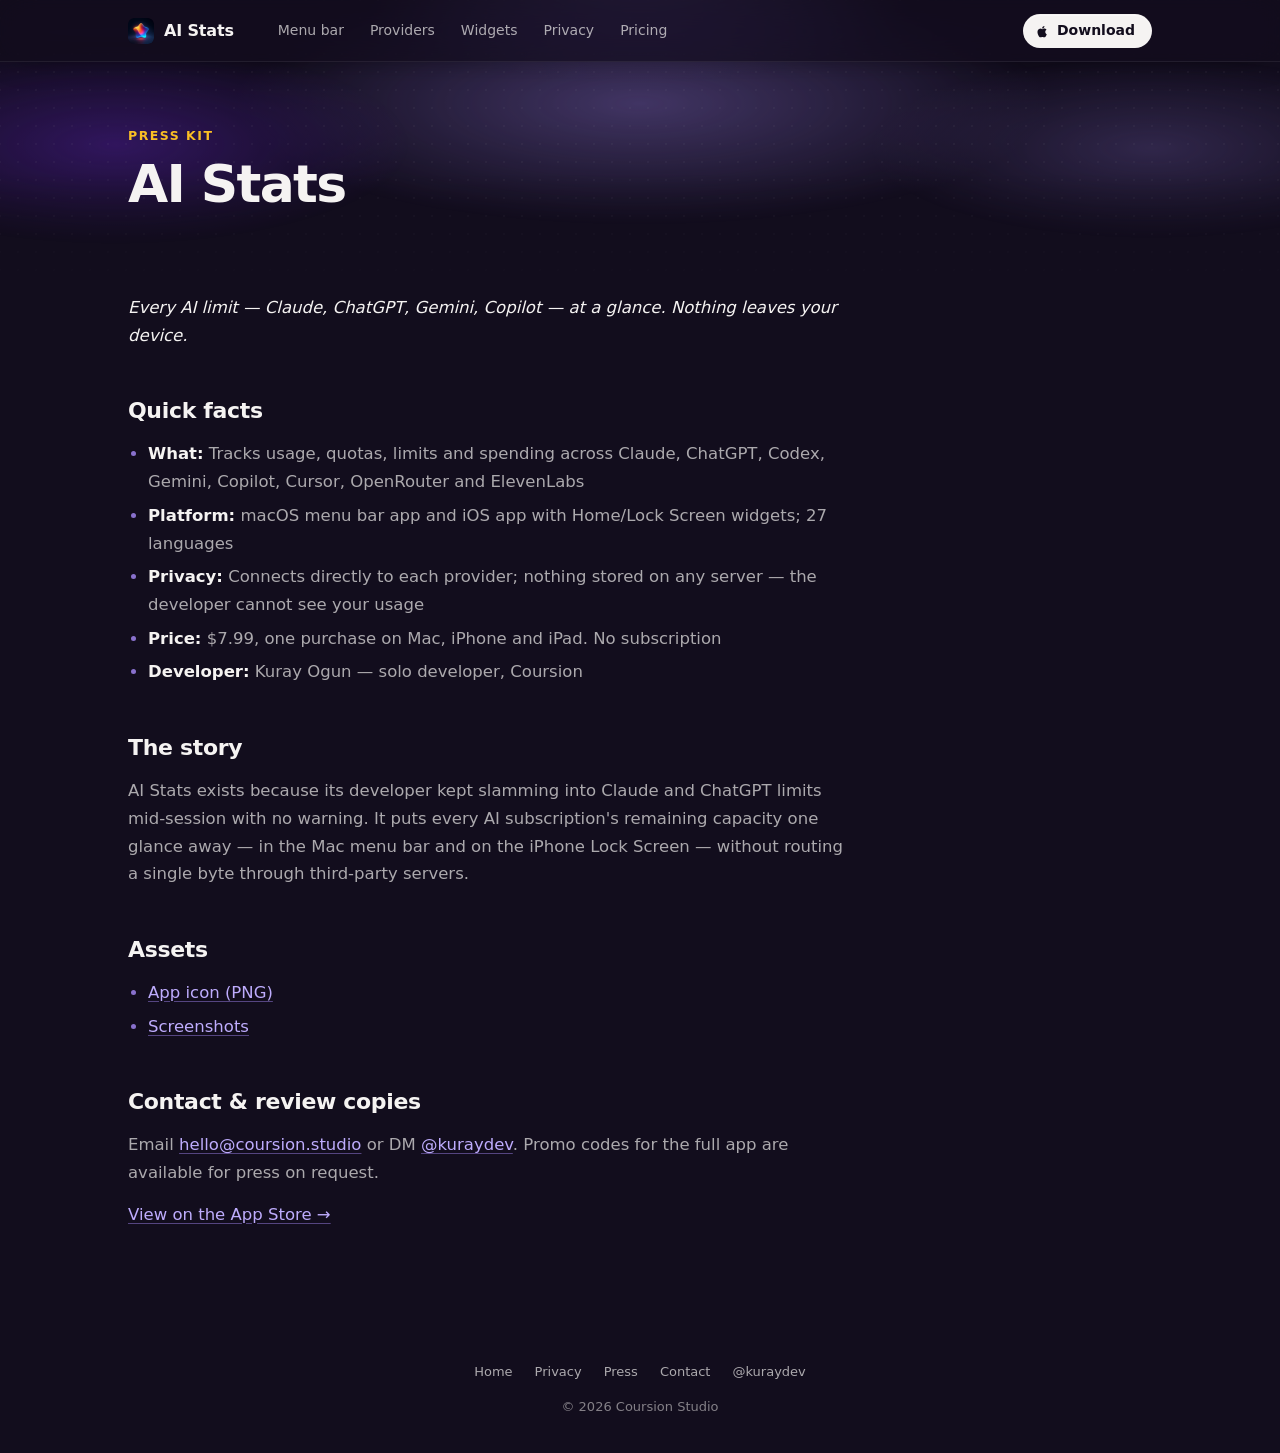
<file: press.html>
<!doctype html>
<html lang="en">
<head>
  <meta charset="utf-8" />
  <meta name="viewport" content="width=device-width, initial-scale=1" />
  <title>Press Kit — AI Stats</title>
  <meta name="description" content="Press kit for AI Stats: Every AI limit — Claude, ChatGPT, Gemini, Copilot — at a glance. Nothing leaves your device." />
  <meta name="theme-color" content="#120D1D" />
  <link rel="stylesheet" href="stage.css?v=1d5ceac846" />
  <link rel="stylesheet" href="site.css?v=0084aacb3d" />
  <link rel="icon" type="image/png" sizes="64x64" href="favicon.png" />
  <link rel="apple-touch-icon" href="icon.png" />
  <script defer src="home.js?v=cacb8376cc"></script>
</head>
<body class="page">
  <svg class="sprite" aria-hidden="true">
    <symbol id="g-apple" viewBox="0 0 24 24"><path fill="currentColor" d="M16.4 12.6c0-2.3 1.9-3.4 2-3.5-1.1-1.6-2.8-1.8-3.4-1.8-1.4-.1-2.8.9-3.5.9-.7 0-1.8-.9-3-.8-1.5 0-3 .9-3.8 2.3-1.6 2.8-.4 7 1.2 9.3.8 1.1 1.7 2.4 2.9 2.3 1.2 0 1.6-.7 3-.7s1.8.7 3 .7c1.3 0 2.1-1.1 2.8-2.3.9-1.3 1.3-2.6 1.3-2.6s-2.5-1-2.5-3.8zM14.1 5.8c.6-.8 1.1-1.8 1-2.8-.9 0-2 .6-2.7 1.4-.6.7-1.1 1.7-1 2.7 1 .1 2-.5 2.7-1.3z"/></symbol>
  </svg>
  <div class="bar solid js-bar">
    <div class="bar-in">
      <a class="bar-brand" href="index.html"><img src="img/app-icon.webp" alt="" width="26" height="26" /><span>AI Stats</span></a>
      <nav class="bar-nav" aria-label="Main">
        <a href="index.html#live">Menu bar</a>
        <a href="index.html#providers">Providers</a>
        <a href="index.html#widgets">Widgets</a>
        <a href="index.html#privacy">Privacy</a>
        <a href="index.html#pricing">Pricing</a>
      </nav>
      <div class="bar-act">
        <a class="bar-btn bar-get" href="https://apps.apple.com/app/id6762005507"><svg aria-hidden="true"><use href="#g-apple"/></svg>Download</a>
        <button class="bar-menu js-bar-menu" type="button" aria-expanded="false" aria-controls="bar-sheet" aria-label="Menu"><svg viewBox="0 0 24 24" fill="none" stroke="currentColor" stroke-width="2" stroke-linecap="round" aria-hidden="true"><path class="l1" d="M5 9h14"/><path class="l2" d="M5 15h14"/></svg></button>
      </div>
    </div>
    <div class="bar-sheet js-bar-sheet" id="bar-sheet" hidden>
      <nav class="bar-sheet-nav" aria-label="Site">
        <a href="index.html#live">Menu bar</a>
        <a href="index.html#providers">Providers</a>
        <a href="index.html#widgets">Widgets</a>
        <a href="index.html#privacy">Privacy</a>
        <a href="index.html#pricing">Pricing</a>
      </nav>
    </div>
  </div>
  <header class="page-head">
    <div class="mesh" aria-hidden="true"><i class="m1"></i><i class="m2"></i><i class="m3"></i><i class="m4"></i></div>
    <div class="container">
      <div class="bar-space" aria-hidden="true"></div>
      <p class="eyebrow">Press Kit</p>
      <h1>AI Stats</h1>
    </div>
  </header>
  <main class="container">
    <article class="prose">
      <p><em>Every AI limit — Claude, ChatGPT, Gemini, Copilot — at a glance. Nothing leaves your device.</em></p>

      <h2>Quick facts</h2>
      <ul>
        <li><strong>What:</strong> Tracks usage, quotas, limits and spending across Claude, ChatGPT, Codex, Gemini, Copilot, Cursor, OpenRouter and ElevenLabs</li>
        <li><strong>Platform:</strong> macOS menu bar app and iOS app with Home/Lock Screen widgets; 27 languages</li>
        <li><strong>Privacy:</strong> Connects directly to each provider; nothing stored on any server — the developer cannot see your usage</li>
        <li><strong>Price:</strong> $7.99, one purchase on Mac, iPhone and iPad. No subscription</li>
        <li><strong>Developer:</strong> Kuray Ogun — solo developer, Coursion</li>
      </ul>

      <h2>The story</h2>
      <p>AI Stats exists because its developer kept slamming into Claude and ChatGPT limits mid-session with no warning. It puts every AI subscription's remaining capacity one glance away — in the Mac menu bar and on the iPhone Lock Screen — without routing a single byte through third-party servers.</p>

      <h2>Assets</h2>
      <ul>
        <li><a href="icon@2x.png" download>App icon (PNG)</a></li>
        <li><a href="screenshots/" download>Screenshots</a></li>
      </ul>

      <h2>Contact &amp; review copies</h2>
      <p>
        Email <a href="mailto:hello@coursion.studio">hello@coursion.studio</a> or DM
        <a href="https://x.com/kuraydev" target="_blank" rel="noopener">@kuraydev</a>.
        Promo codes for the full app are available for press on request.
      </p>
      <p><a href="https://apps.apple.com/app/id6762005507">View on the App Store →</a></p>
    </article>
  </main>
  <div class="container">
    <footer>
      <div class="links">
        <a href="index.html">Home</a>
        <a href="privacy.html">Privacy</a>
        <a href="press.html">Press</a>
        <a href="mailto:support@coursion.studio">Contact</a>
        <a href="https://x.com/kuraydev" target="_blank" rel="noopener">@kuraydev</a>
      </div>
      <div>© 2026 Coursion Studio</div>
    </footer>
  </div>
</body>
</html>
</file>
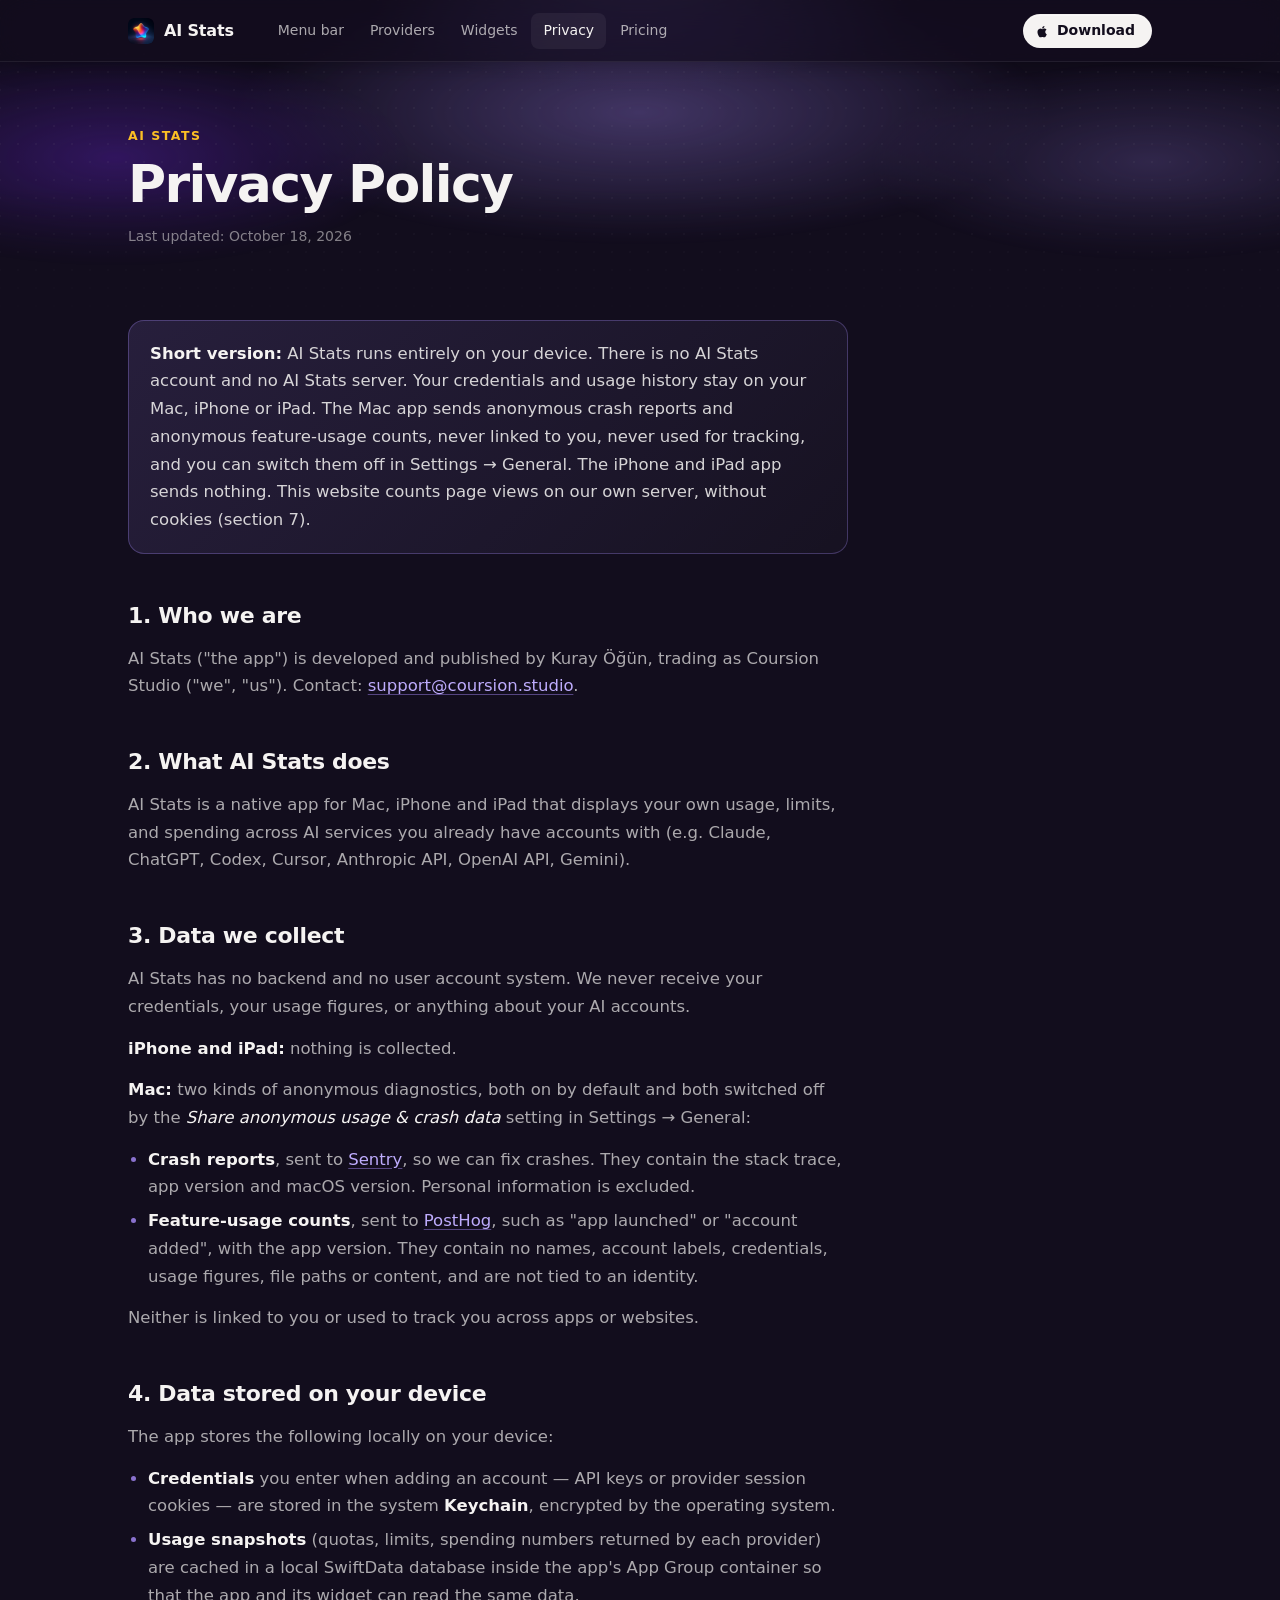
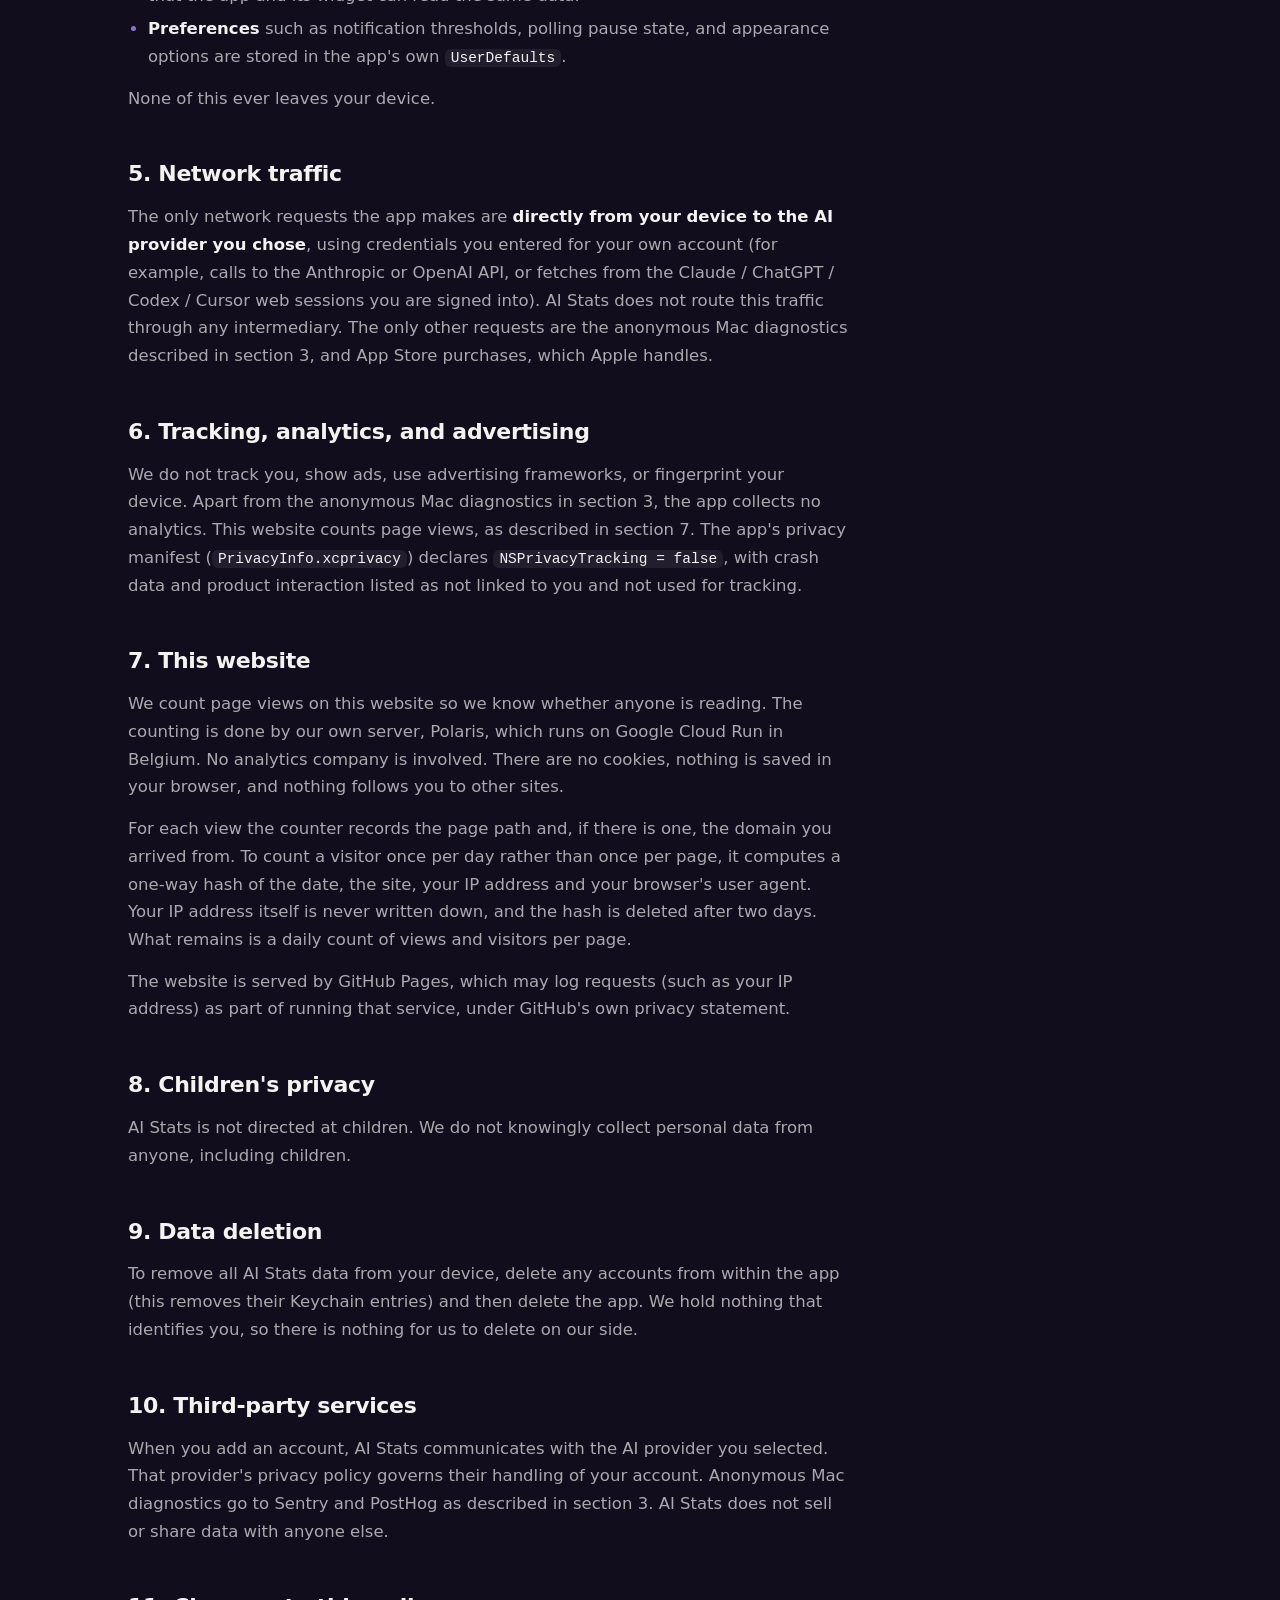
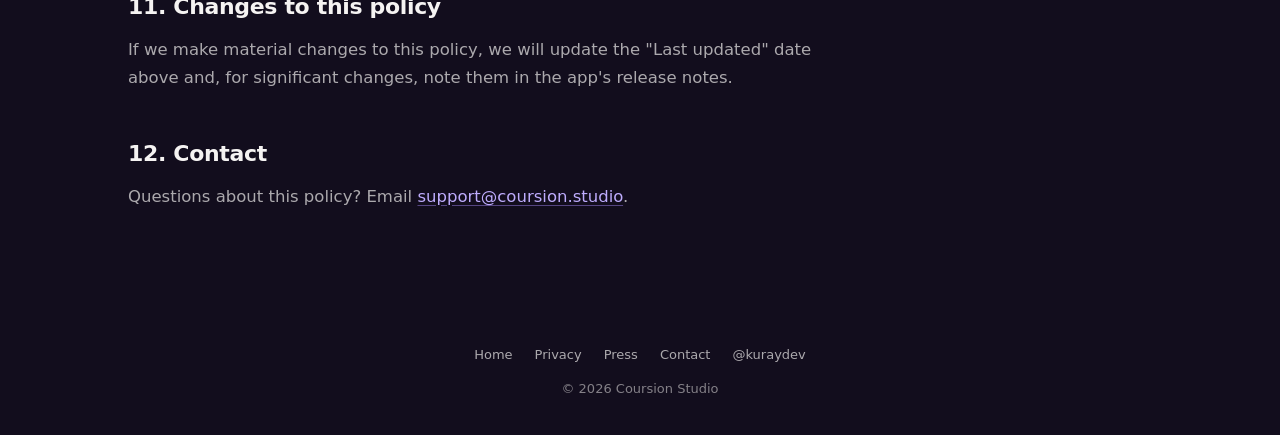
<file: privacy.html>
<!doctype html>
<html lang="en">
<head>
  <meta charset="utf-8" />
  <meta name="viewport" content="width=device-width, initial-scale=1" />
  <title>Privacy Policy — AI Stats</title>
  <meta name="description" content="AI Stats runs on your Mac, iPhone and iPad. There is no AI Stats server or account. Credentials and usage history stay on your device. The Mac app sends anonymous crash reports and usage counts, which you can switch off." />
  <meta name="theme-color" content="#120D1D" />
  <link rel="stylesheet" href="stage.css?v=1d5ceac846" />
  <link rel="stylesheet" href="site.css?v=0084aacb3d" />
  <link rel="icon" type="image/png" sizes="64x64" href="favicon.png" />
  <link rel="apple-touch-icon" href="icon.png" />
  <script defer src="home.js?v=cacb8376cc"></script>
  <script defer src="https://polaris-backend-489776622782.europe-west1.run.app/api/v1/analytics/t.js" data-site="aistats.coursion.studio"></script>
</head>
<body class="page">
  <svg class="sprite" aria-hidden="true">
    <symbol id="g-apple" viewBox="0 0 24 24"><path fill="currentColor" d="M16.4 12.6c0-2.3 1.9-3.4 2-3.5-1.1-1.6-2.8-1.8-3.4-1.8-1.4-.1-2.8.9-3.5.9-.7 0-1.8-.9-3-.8-1.5 0-3 .9-3.8 2.3-1.6 2.8-.4 7 1.2 9.3.8 1.1 1.7 2.4 2.9 2.3 1.2 0 1.6-.7 3-.7s1.8.7 3 .7c1.3 0 2.1-1.1 2.8-2.3.9-1.3 1.3-2.6 1.3-2.6s-2.5-1-2.5-3.8zM14.1 5.8c.6-.8 1.1-1.8 1-2.8-.9 0-2 .6-2.7 1.4-.6.7-1.1 1.7-1 2.7 1 .1 2-.5 2.7-1.3z"/></symbol>
  </svg>
  <div class="bar solid js-bar">
    <div class="bar-in">
      <a class="bar-brand" href="index.html"><img src="img/app-icon.webp" alt="" width="26" height="26" /><span>AI Stats</span></a>
      <nav class="bar-nav" aria-label="Main">
        <a href="index.html#live">Menu bar</a>
        <a href="index.html#providers">Providers</a>
        <a href="index.html#widgets">Widgets</a>
        <a href="index.html#privacy" aria-current="page">Privacy</a>
        <a href="index.html#pricing">Pricing</a>
      </nav>
      <div class="bar-act">
        <a class="bar-btn bar-get" href="https://apps.apple.com/app/id6762005507"><svg aria-hidden="true"><use href="#g-apple"/></svg>Download</a>
        <button class="bar-menu js-bar-menu" type="button" aria-expanded="false" aria-controls="bar-sheet" aria-label="Menu"><svg viewBox="0 0 24 24" fill="none" stroke="currentColor" stroke-width="2" stroke-linecap="round" aria-hidden="true"><path class="l1" d="M5 9h14"/><path class="l2" d="M5 15h14"/></svg></button>
      </div>
    </div>
    <div class="bar-sheet js-bar-sheet" id="bar-sheet" hidden>
      <nav class="bar-sheet-nav" aria-label="Site">
        <a href="index.html#live">Menu bar</a>
        <a href="index.html#providers">Providers</a>
        <a href="index.html#widgets">Widgets</a>
        <a href="index.html#privacy">Privacy</a>
        <a href="index.html#pricing">Pricing</a>
      </nav>
    </div>
  </div>
  <header class="page-head">
    <div class="mesh" aria-hidden="true"><i class="m1"></i><i class="m2"></i><i class="m3"></i><i class="m4"></i></div>
    <div class="container">
      <div class="bar-space" aria-hidden="true"></div>
      <p class="eyebrow">AI Stats</p>
      <h1>Privacy Policy</h1>
      <p class="updated">Last updated: <time datetime="2026-10-18">October 18, 2026</time></p>
    </div>
  </header>
  <main class="container">
    <article class="prose">
        <div class="card">
          <p><strong>Short version:</strong> AI Stats runs entirely on your device. There is no AI Stats account and no AI Stats server. Your credentials and usage history stay on your Mac, iPhone or iPad. The Mac app sends anonymous crash reports and anonymous feature-usage counts, never linked to you, never used for tracking, and you can switch them off in Settings → General. The iPhone and iPad app sends nothing. This website counts page views on our own server, without cookies (section 7).</p>
        </div>

        <h2>1. Who we are</h2>
        <p>AI Stats ("the app") is developed and published by Kuray Öğün, trading as Coursion Studio ("we", "us"). Contact: <a href="mailto:support@coursion.studio">support@coursion.studio</a>.</p>

        <h2>2. What AI Stats does</h2>
        <p>AI Stats is a native app for Mac, iPhone and iPad that displays your own usage, limits, and spending across AI services you already have accounts with (e.g. Claude, ChatGPT, Codex, Cursor, Anthropic API, OpenAI API, Gemini).</p>

        <h2>3. Data we collect</h2>
        <p>AI Stats has no backend and no user account system. We never receive your credentials, your usage figures, or anything about your AI accounts.</p>
        <p><strong>iPhone and iPad:</strong> nothing is collected.</p>
        <p><strong>Mac:</strong> two kinds of anonymous diagnostics, both on by default and both switched off by the <em>Share anonymous usage &amp; crash data</em> setting in Settings → General:</p>
        <ul>
          <li><strong>Crash reports</strong>, sent to <a href="https://sentry.io/privacy/">Sentry</a>, so we can fix crashes. They contain the stack trace, app version and macOS version. Personal information is excluded.</li>
          <li><strong>Feature-usage counts</strong>, sent to <a href="https://posthog.com/privacy">PostHog</a>, such as "app launched" or "account added", with the app version. They contain no names, account labels, credentials, usage figures, file paths or content, and are not tied to an identity.</li>
        </ul>
        <p>Neither is linked to you or used to track you across apps or websites.</p>

        <h2>4. Data stored on your device</h2>
        <p>The app stores the following locally on your device:</p>
        <ul>
          <li><strong>Credentials</strong> you enter when adding an account — API keys or provider session cookies — are stored in the system <strong>Keychain</strong>, encrypted by the operating system.</li>
          <li><strong>Usage snapshots</strong> (quotas, limits, spending numbers returned by each provider) are cached in a local SwiftData database inside the app's App Group container so that the app and its widget can read the same data.</li>
          <li><strong>Preferences</strong> such as notification thresholds, polling pause state, and appearance options are stored in the app's own <code>UserDefaults</code>.</li>
        </ul>
        <p>None of this ever leaves your device.</p>

        <h2>5. Network traffic</h2>
        <p>The only network requests the app makes are <strong>directly from your device to the AI provider you chose</strong>, using credentials you entered for your own account (for example, calls to the Anthropic or OpenAI API, or fetches from the Claude / ChatGPT / Codex / Cursor web sessions you are signed into). AI Stats does not route this traffic through any intermediary. The only other requests are the anonymous Mac diagnostics described in section 3, and App Store purchases, which Apple handles.</p>

        <h2>6. Tracking, analytics, and advertising</h2>
        <p>We do not track you, show ads, use advertising frameworks, or fingerprint your device. Apart from the anonymous Mac diagnostics in section 3, the app collects no analytics. This website counts page views, as described in section 7. The app's privacy manifest (<code>PrivacyInfo.xcprivacy</code>) declares <code>NSPrivacyTracking = false</code>, with crash data and product interaction listed as not linked to you and not used for tracking.</p>

        <h2>7. This website</h2>
        <p>We count page views on this website so we know whether anyone is reading. The counting is done by our own server, Polaris, which runs on Google Cloud Run in Belgium. No analytics company is involved. There are no cookies, nothing is saved in your browser, and nothing follows you to other sites.</p>
        <p>For each view the counter records the page path and, if there is one, the domain you arrived from. To count a visitor once per day rather than once per page, it computes a one-way hash of the date, the site, your IP address and your browser's user agent. Your IP address itself is never written down, and the hash is deleted after two days. What remains is a daily count of views and visitors per page.</p>
        <p>The website is served by GitHub Pages, which may log requests (such as your IP address) as part of running that service, under GitHub's own privacy statement.</p>
        <h2>8. Children's privacy</h2>
        <p>AI Stats is not directed at children. We do not knowingly collect personal data from anyone, including children.</p>

        <h2>9. Data deletion</h2>
        <p>To remove all AI Stats data from your device, delete any accounts from within the app (this removes their Keychain entries) and then delete the app. We hold nothing that identifies you, so there is nothing for us to delete on our side.</p>

        <h2>10. Third-party services</h2>
        <p>When you add an account, AI Stats communicates with the AI provider you selected. That provider's privacy policy governs their handling of your account. Anonymous Mac diagnostics go to Sentry and PostHog as described in section 3. AI Stats does not sell or share data with anyone else.</p>

        <h2>11. Changes to this policy</h2>
        <p>If we make material changes to this policy, we will update the "Last updated" date above and, for significant changes, note them in the app's release notes.</p>

        <h2>12. Contact</h2>
        <p>Questions about this policy? Email <a href="mailto:support@coursion.studio">support@coursion.studio</a>.</p>
    </article>
  </main>
  <div class="container">
    <footer>
      <div class="links">
        <a href="index.html">Home</a>
        <a href="privacy.html">Privacy</a>
        <a href="press.html">Press</a>
        <a href="mailto:support@coursion.studio">Contact</a>
        <a href="https://x.com/kuraydev" target="_blank" rel="noopener">@kuraydev</a>
      </div>
      <div>© 2026 Coursion Studio</div>
    </footer>
  </div>
</body>
</html>
</file>
<file: stage.css>
@property --pal-accent { syntax: "<color>"; inherits: true; initial-value: #9D4EDD; }
@property --pal-second { syntax: "<color>"; inherits: true; initial-value: #4B0082; }

:root {
  --pal-base: #07050F;
  --pal-accent: #9D4EDD;
  --pal-second: #4B0082;
  --pal-s1: rgb(157 78 221 / 0.28);
  --pal-s2: rgb(75 0 130 / 0.16);
  --pal-s3: rgb(6 4 15 / 0.65);
  --pal-text: #FFFFFF;
  --pal-text2: #C9C9D8;
  --pal-text3: rgb(255 255 255 / 0.58);
  --pal-chip: rgb(255 255 255 / 0.08);
  --pal-rule: rgb(255 255 255 / 0.06);
  --pal-border: rgb(255 255 255 / 0.12);
  --on-accent: #FFFFFF;

  --page: #0E0C14;
  --accent-text: color-mix(in oklab, var(--pal-accent) 66%, white);
  --text-primary: #F5F3F2;
  --text-secondary: rgb(245 243 242 / 0.68);
  --text-tertiary: rgb(245 243 242 / 0.5);
  --rule: rgb(245 243 242 / 0.09);
  --success: #2ECC71;
  --warning: #F39C12;

  --sans: -apple-system, BlinkMacSystemFont, "SF Pro Display", "SF Pro Text", "Inter", system-ui, sans-serif;
  --mono: ui-monospace, SFMono-Regular, "SF Mono", Menlo, monospace;
  --rounded: ui-rounded, "SF Pro Rounded", -apple-system, BlinkMacSystemFont, system-ui, sans-serif;
  --radius-btn: 8px;

  --spring: linear(0, 0.0202, 0.0705, 0.14, 0.2204, 0.3054, 0.3905, 0.4724, 0.5492, 0.6196, 0.6828, 0.7387, 0.7874, 0.8293, 0.8639, 0.8939, 0.9188, 0.9393, 0.9558, 0.969, 0.9793, 0.9873, 0.9934, 0.9979, 1.0011, 1.0033, 1.0047, 1.0055, 1.0059, 1.0059, 1.0058, 1.0054, 1.005, 1.0045, 1.004, 1.0035, 1.003, 1.0025, 1.0021, 1.0018, 1);
  --spring-t: 0.6s;
  --spring-key: linear(0, 0.0869, 0.2654, 0.4735, 0.6576, 0.8056, 0.9156, 0.9845, 1.0244, 1.0414, 1.0444, 1.0394, 1.031, 1.0221, 1.0139, 1.0076, 1.003, 1.0003, 0.9987, 0.9981, 0.998, 0.9983, 0.9987, 0.9991, 1);
  --spring-snappy: linear(0, 0.0378, 0.1255, 0.2372, 0.3559, 0.4707, 0.5755, 0.6671, 0.7447, 0.8085, 0.8598, 0.8989, 0.9301, 0.9537, 0.9709, 0.9833, 0.9918, 0.9975, 1.0011, 1.0032, 1.0042, 1.0046, 1.0045, 1.0041, 1.0036, 1.0031, 1.0025, 1.0021, 1.0016, 1.0012, 1);
  --ease-out: cubic-bezier(0.23, 1, 0.32, 1);

  transition: --pal-accent 0.45s ease, --pal-second 0.45s ease;
}


* { box-sizing: border-box; }
html, body { margin: 0; padding: 0; overflow-x: hidden; }
body {
  background: var(--page);
  color: var(--text-primary);
  font: 16px/1.55 var(--sans);
  -webkit-font-smoothing: antialiased;
  -moz-osx-font-smoothing: grayscale;
}
::selection { background: color-mix(in srgb, var(--pal-accent) 38%, transparent); color: #fff; }
:focus-visible { outline: 2px solid var(--pal-accent); outline-offset: 3px; }
.container { max-width: 1080px; margin: 0 auto; padding: 0 28px; }
.skip { position: absolute; left: -999px; top: 8px; z-index: 50; padding: 8px 14px; border-radius: 8px; background: var(--pal-accent); color: var(--on-accent); }
.skip:focus { left: 12px; }
.combo { white-space: nowrap; }
:is(p, h3, li) kbd:not([class]) {
  display: inline-block;
  min-width: 1.6em;
  padding: 0 0.42em;
  margin: 0 0.08em;
  font: 600 0.76em/1.65 var(--rounded);
  text-align: center;
  color: var(--text-primary);
  background: rgb(255 255 255 / 0.07);
  border: 1px solid rgb(255 255 255 / 0.14);
  border-radius: 0.42em;
  box-shadow: 0 1px 0 rgb(0 0 0 / 0.35);
  vertical-align: 0.06em;
}

nav.top { position: relative; z-index: 2; display: flex; align-items: center; justify-content: space-between; padding: 22px 0 8px; }
nav.top .brand { display: flex; align-items: center; gap: 10px; font-weight: 600; letter-spacing: -0.01em; color: inherit; text-decoration: none; }
nav.top .brand img { width: 26px; height: 26px; border-radius: 6px; }
nav.top .links { display: flex; align-items: center; gap: 22px; }
nav.top .links a { color: var(--text-secondary); text-decoration: none; font-size: 14px; font-weight: 500; transition: color 0.15s; }
nav.top .links a:hover { color: var(--text-primary); }

.btn {
  display: inline-flex;
  align-items: center;
  gap: 10px;
  height: 48px;
  padding: 0 22px;
  border-radius: var(--radius-btn);
  font: 600 14px var(--sans);
  text-decoration: none;
  color: #fff;
  border: 1px solid rgb(255 255 255 / 0.22);
  cursor: pointer;
  transition: transform 0.12s ease, box-shadow 0.15s ease, background 0.15s ease;
}
.btn.primary { background: var(--pal-accent); color: var(--on-accent); border-color: rgb(0 0 0 / 0.2); box-shadow: 0 1px 0 rgb(255 255 255 / 0.22) inset; }
.btn.primary:hover { transform: translateY(-1px); box-shadow: 0 1px 0 rgb(255 255 255 / 0.22) inset, 0 6px 18px color-mix(in srgb, var(--pal-accent) 35%, transparent); }
.btn.primary:active { transform: scale(0.98); }
.btn.outline { background: rgb(255 255 255 / 0.05); border-color: rgb(255 255 255 / 0.12); color: rgb(255 255 255 / 0.9); }
.btn.outline:hover { background: rgb(255 255 255 / 0.09); }
.cta-row { display: flex; flex-wrap: wrap; gap: 10px; }
.req-note { color: var(--text-tertiary); font-size: 13px; margin: 20px 0 0; }


.js .reveal .rise { opacity: 0; transform: translateY(14px); }
.js .reveal.in .rise,
.reveal-all .reveal .rise {
  opacity: 1;
  transform: none;
  transition: opacity 0.45s var(--ease-out) var(--d, 0s), transform var(--spring-t) var(--spring) var(--d, 0s);
}


.stage-hero { position: relative; isolation: isolate; overflow: hidden; padding-bottom: 84px; }
.mesh {
  position: absolute;
  inset: 0 0 -10% 0;
  z-index: -1;
  pointer-events: none;
  -webkit-mask-image: linear-gradient(#000 0, #000 55%, transparent 100%);
  mask-image: linear-gradient(#000 0, #000 55%, transparent 100%);
}
.mesh i { position: absolute; border-radius: 50%; will-change: transform; animation: drift 26s ease-in-out infinite alternate; }
.mesh .m1 { left: 18%; top: -6%; width: 64%; height: 78%; opacity: 0.75; background: radial-gradient(closest-side, color-mix(in srgb, var(--pal-accent) 78%, var(--page)), transparent); }
.mesh .m2 { left: 28%; top: -34%; width: 44%; height: 60%; animation-duration: 31s; animation-delay: -9s; background: radial-gradient(closest-side, color-mix(in srgb, var(--pal-accent) 60%, var(--page)), transparent); }
.mesh .m3 { left: -14%; top: 14%; width: 46%; height: 64%; opacity: 0.9; animation-duration: 37s; animation-delay: -4s; background: radial-gradient(closest-side, color-mix(in srgb, var(--pal-second) 70%, var(--page)), transparent); }
.mesh .m4 { right: -12%; top: 18%; width: 44%; height: 58%; opacity: 0.85; animation-duration: 29s; animation-delay: -15s; background: radial-gradient(closest-side, color-mix(in srgb, var(--pal-accent) 45%, var(--page)), transparent); }
.mesh::after {
  content: "";
  position: absolute;
  inset: 0;
  background-image: radial-gradient(circle, rgb(255 255 255 / 0.07) 0.7px, transparent 1.1px);
  background-size: 18px 18px;
  background-position: 9px 9px;
}
@keyframes drift {
  0% { transform: translate3d(0, 0, 0) scale(1); }
  50% { transform: translate3d(6%, 5%, 0) scale(1.08); }
  100% { transform: translate3d(-5%, -3%, 0) scale(0.96); }
}
[data-live]:not(.live) :is(.mesh i, .shimmer) { animation-play-state: paused; }

.fan { --k: 1.22; --cy: 128px; position: relative; height: 350px; margin: 26px auto 0; perspective: 900px; }
.fan::before {
  content: "";
  position: absolute;
  left: 50%;
  top: var(--cy);
  width: 420px;
  height: 420px;
  margin: -210px 0 0 -210px;
  border-radius: 50%;
  z-index: 1;
  background: radial-gradient(closest-side, color-mix(in srgb, var(--pal-accent) 52%, transparent), color-mix(in srgb, var(--pal-accent) 22%, transparent) 45%, transparent);
}
.fan-icon {
  position: absolute;
  left: 50%;
  top: var(--cy);
  z-index: 2;
  width: 160px;
  height: 160px;
  margin: -80px 0 0 -80px;
  border-radius: 36px;
  filter: drop-shadow(0 12px 22px rgb(0 0 0 / 0.45));
}
.fan-item {
  --at: translate(calc(var(--x, 0) * var(--k) * 1px - 50%), calc(var(--y, 0) * var(--ky, var(--k)) * 1px - 28px)) rotate(var(--r, 0deg));
  position: absolute;
  left: 50%;
  top: var(--cy);
  z-index: 3;
  display: flex;
  flex-direction: column;
  align-items: center;
  gap: 9px;
  transform: var(--at);
}
.fan-item b { font-size: 13px; font-weight: 500; color: var(--text-secondary); white-space: nowrap; transition: color 0.15s ease; }
.js .stage-hero .fan-icon { opacity: 0; transform: scale(0.7) rotateX(-18deg); }
.js .stage-hero .fan-item { opacity: 0; transform: translate(-50%, -18px) scale(0.35); }
.js .stage-hero.in .fan-icon,
.reveal-all .stage-hero .fan-icon { opacity: 1; transform: none; transition: opacity 0.3s var(--ease-out), transform var(--spring-t) var(--spring); }
.js .stage-hero.in .fan-item,
.reveal-all .stage-hero .fan-item {
  opacity: 1;
  transform: var(--at);
  transition: opacity 0.3s var(--ease-out) calc(0.18s + var(--i, 0) * 0.045s), transform var(--spring-t) var(--spring) calc(0.18s + var(--i, 0) * 0.045s);
}

.hero-copy { position: relative; max-width: 920px; margin: 6px auto 0; text-align: center; }
.hero-copy h1 { margin: 0 0 18px; font-size: clamp(36px, 5.1vw, 62px); font-weight: 650; letter-spacing: -0.032em; line-height: 1.04; text-wrap: balance; }
.hero-copy .sub { max-width: 600px; margin: 0 auto 30px; font-size: 18px; line-height: 1.55; color: var(--text-secondary); text-wrap: pretty; }
.hero-copy .cta-row, .cta-row.center { justify-content: center; }


.tile {
  position: relative;
  display: grid;
  place-items: center;
  width: 56px;
  height: 56px;
  border-radius: 15px;
  color: var(--pal-accent);
  background: linear-gradient(rgb(255 255 255 / 0.07), rgb(255 255 255 / 0.07)), rgb(22 20 24 / 0.88);
  box-shadow: inset 0 1px 0 rgb(255 255 255 / 0.16), inset 0 0 0 1px rgb(255 255 255 / 0.07), 0 9px 18px rgb(0 0 0 / 0.4);
  transition: transform 0.38s var(--spring-key);
}
.tile::after { content: ""; position: absolute; inset: 0; border-radius: inherit; pointer-events: none; background: linear-gradient(rgb(255 255 255 / 0.1), rgb(255 255 255 / 0.02) 30%, transparent 55%); }
.tile :is(img, svg) { width: 62%; height: 62%; object-fit: contain; }
@media (hover: hover) and (pointer: fine) {
  .fan-item:hover .tile { transform: scale(1.08); }
  .fan-item:hover b { color: var(--text-primary); }
}

.feature-grid { list-style: none; margin: 0; padding: 0; display: grid; grid-template-columns: repeat(var(--cols, 3), minmax(0, 1fr)); gap: 14px; }
.feature-card {
  display: flex;
  gap: 16px;
  padding: 20px 20px 22px;
  border-radius: 18px;
  background: linear-gradient(180deg, rgb(255 255 255 / 0.05), rgb(255 255 255 / 0.015));
  border: 1px solid color-mix(in srgb, var(--pal-accent) 24%, rgb(255 255 255 / 0.06));
}
.feature-card .tile { flex: none; width: 52px; height: 52px; border-radius: 14px; }
.feature-card h3 { display: flex; flex-wrap: wrap; align-items: center; gap: 4px 10px; margin: 2px 0 6px; font-size: 18px; font-weight: 650; letter-spacing: -0.01em; }
.feature-card p { margin: 0; font-size: 14.5px; line-height: 1.5; color: var(--text-secondary); }
.tier { padding: 2px 8px; border-radius: 999px; font-size: 11px; font-weight: 650; letter-spacing: 0.06em; text-transform: uppercase; white-space: nowrap; }
.tier-free { color: #4BDB8A; background: rgb(46 204 113 / 0.13); }
.tier-mixed { color: var(--accent-text); background: color-mix(in srgb, var(--pal-accent) 16%, transparent); }
.tier-paid { color: var(--text-secondary); background: rgb(255 255 255 / 0.08); }


.sec { position: relative; isolation: isolate; padding: 104px 0; }
.sec + .sec { border-top: 1px solid rgb(255 255 255 / 0.05); }
.sec .glow {
  position: absolute;
  left: 50%;
  top: 6%;
  z-index: -1;
  width: min(900px, 120vw);
  height: 420px;
  margin-left: max(-450px, -60vw);
  border-radius: 50%;
  pointer-events: none;
  background: radial-gradient(closest-side, color-mix(in srgb, var(--pal-accent) 22%, transparent), transparent);
}
.sec-head h2, .split-copy h2 { margin: 0 0 14px; font-size: clamp(30px, 3.7vw, 46px); font-weight: 650; letter-spacing: -0.03em; line-height: 1.06; text-wrap: balance; }
.sec-head p, .split-copy p { max-width: 600px; margin: 0; font-size: 17.5px; line-height: 1.6; color: var(--text-secondary); text-wrap: pretty; }
.sec-head.center { max-width: 680px; margin: 44px auto 0; text-align: center; }
.sec-head.center p { margin: 0 auto; }
.sec-head:not(.center) { margin-bottom: 40px; }
.split-copy .aside { margin-top: 18px; font-size: 15px; color: var(--text-tertiary); }
.split { display: grid; grid-template-columns: minmax(0, 0.74fr) minmax(0, 1.26fr); gap: 56px; align-items: center; }
.split.reverse { grid-template-columns: minmax(0, 1.26fr) minmax(0, 0.74fr); }
.split.reverse .split-copy { order: 2; }
.split-stage { min-width: 0; display: flex; flex-direction: column; align-items: center; }
.sec-split .glow { left: 62%; top: 14%; }
.sec-split:has(.reverse) .glow { left: 38%; }


.kb-stage { display: flex; justify-content: center; padding-top: 6px; perspective: 1500px; }
.kb {
  --u: 46px;
  position: relative;
  width: calc(14.5 * var(--u) + 28px);
  padding: 14px;
  border-radius: 22px;
  background: linear-gradient(#211e25, #121015);
  box-shadow: inset 0 1px 0 rgb(255 255 255 / 0.12), inset 0 0 0 1px rgb(255 255 255 / 0.06), 0 34px 60px rgb(0 0 0 / 0.55), 0 0 70px color-mix(in srgb, var(--pal-accent) 16%, transparent);
  transform: rotateX(24deg);
  transform-origin: 50% 100%;
}
.kb::after {
  content: "";
  position: absolute;
  inset: 0;
  border-radius: inherit;
  pointer-events: none;
  opacity: 0;
  box-shadow: inset 0 0 0 1.5px color-mix(in srgb, var(--pal-accent) 75%, transparent), 0 0 60px color-mix(in srgb, var(--pal-accent) 40%, transparent);
  transition: opacity 0.25s ease;
}
.kb.live::after { opacity: 1; }
.kb-row { display: flex; }
.key { width: calc(var(--w, 1) * var(--u)); height: var(--u); padding: calc(var(--u) * 0.055); }
.key.stack { display: flex; flex-direction: column; gap: calc(var(--u) * 0.055); }
.key.stack .cap { height: 50%; }
.cap {
  position: relative;
  display: grid;
  place-items: center;
  height: 100%;
  border-radius: calc(var(--u) * 0.17);
  background: linear-gradient(#333136, #222024);
  box-shadow: inset 0 0 0 0.75px rgb(255 255 255 / 0.08), 0 1.5px 0 rgb(0 0 0 / 0.55);
  font: 500 calc(var(--u) * 0.29)/1 var(--rounded);
  color: rgb(255 255 255 / 0.72);
  transition: transform 0.38s var(--spring-key), color 0.15s ease;
}
.cap.sm { font-size: calc(var(--u) * 0.25); }
.cap::before, .cap::after { content: ""; position: absolute; inset: 0; border-radius: inherit; opacity: 0; transition: opacity 0.16s ease; }
.cap::before { background: linear-gradient(color-mix(in oklab, var(--pal-accent) 72%, white), var(--pal-accent)); box-shadow: inset 0 0 0 0.75px rgb(255 255 255 / 0.35); }
.cap::after { z-index: -1; box-shadow: 0 0 16px color-mix(in srgb, var(--pal-accent) 85%, transparent); }
.cap span { position: relative; }
.cap.on { transform: translateY(1px); color: #120d18; }
.cap.on::before, .cap.on::after { opacity: 1; }
.kb-pill {
  display: inline-flex !important;
  align-items: center;
  gap: 12px;
  min-height: 46px;
  max-width: none !important;
  margin: 26px auto 0 !important;
  padding: 9px 12px 9px 16px;
  border-radius: 14px;
  background: rgb(255 255 255 / 0.04);
  border: 1px solid rgb(255 255 255 / 0.1);
  font-size: 15px !important;
  font-weight: 600;
  color: var(--text-primary) !important;
}
.kb-pill .dot { flex: none; width: 9px; height: 9px; border-radius: 50%; background: rgb(255 255 255 / 0.45); transition: background 0.2s ease, box-shadow 0.2s ease; }
.kb-pill.live .dot { background: #FF5F57; box-shadow: 0 0 10px rgb(255 95 87 / 0.7); }
.kb-pill-keys { display: inline-flex; gap: 5px; }
.kb-pill-keys:empty { display: none; }


.lp {
  --row: 52px;
  position: relative;
  width: min(680px, 100%);
  margin: 0 auto;
  overflow: hidden;
  border-radius: 18px;
  color: var(--pal-text);
  text-align: left;
  background:
    linear-gradient(135deg, color-mix(in srgb, var(--pal-accent) 22%, transparent), color-mix(in srgb, var(--pal-accent) 6%, transparent) 50%, transparent),
    linear-gradient(135deg, var(--pal-s1), var(--pal-s2), var(--pal-s3)),
    color-mix(in srgb, var(--pal-base) 55%, rgb(40 38 46 / 0.86));
  -webkit-backdrop-filter: blur(26px) saturate(1.5);
  backdrop-filter: blur(26px) saturate(1.5);
  box-shadow: 0 30px 60px rgb(0 0 0 / 0.5), 0 0 60px color-mix(in srgb, var(--pal-accent) 18%, transparent);
}
.lp::before {
  content: "";
  position: absolute;
  inset: 0;
  z-index: 3;
  border-radius: inherit;
  pointer-events: none;
  background: linear-gradient(rgb(255 255 255 / 0.1), rgb(255 255 255 / 0.02) 25%, transparent 55%);
  box-shadow: inset 0 0 0 1px var(--pal-border);
}
.lp[data-light] { background: rgb(250 250 250 / 0.92); }
.lp[data-mat="ledger"] {
  background: radial-gradient(440px circle at 4% -6%, color-mix(in srgb, var(--pal-accent) 7%, transparent), transparent), color-mix(in srgb, #fff 10%, var(--pal-base));
  -webkit-backdrop-filter: none;
  backdrop-filter: none;
}
.lp[data-mat="ledger"][data-light] { background: radial-gradient(440px circle at 4% -6%, color-mix(in srgb, var(--pal-accent) 7%, transparent), transparent), var(--pal-base); }
.lp[data-mat="ledger"]::before { background: none; }
.lp[data-mat="compact"] { --row: 42px; background: color-mix(in srgb, var(--pal-base) 40%, rgb(34 34 38 / 0.72)); }
.lp[data-mat="compact"][data-light] { background: color-mix(in srgb, var(--pal-base) 55%, rgb(240 240 242 / 0.8)); }
.lp > * { position: relative; z-index: 1; }
.lp-field { display: flex; align-items: center; gap: 12px; height: 64px; padding: 0 20px; border-bottom: 1px solid var(--pal-rule); }
.lp[data-mat="compact"] .lp-field { height: 54px; }
.lp-glass { flex: none; width: 19px; height: 19px; color: var(--pal-text3); }
.lp-field input, .lp-q { flex: 1; min-width: 0; padding: 0; border: 0; background: none; outline: none; font: 400 21px/1.2 var(--sans); color: var(--pal-text); caret-color: var(--pal-accent); }
.lp-field input::placeholder { color: var(--pal-text2); opacity: 0.85; }
.lp-field input:focus-visible { outline: none; }
.lp-live:focus-within { box-shadow: 0 30px 60px rgb(0 0 0 / 0.5), 0 0 0 2px color-mix(in srgb, var(--pal-accent) 70%, transparent), 0 0 60px color-mix(in srgb, var(--pal-accent) 24%, transparent); }
.lp-q { display: flex; align-items: center; }
.caret { display: inline-block; width: 2px; height: 24px; margin-left: 1px; border-radius: 1px; background: var(--pal-accent); animation: blink 1.1s steps(1) infinite; }
@keyframes blink { 50% { opacity: 0; } }
.lp-chip, .lp-hint b { padding: 5px 7px; border-radius: 6px; font: 600 11.5px/1 var(--rounded); color: var(--pal-text3); background: var(--pal-chip); }
.lp-results { position: relative; height: calc(3 * var(--row) + 14px); padding: 7px; }
.lp-results.static { height: auto; }
.lp-results ul { position: relative; margin: 0; padding: 0; list-style: none; }
.lp-sel {
  position: absolute;
  left: 7px;
  right: 7px;
  top: 7px;
  height: var(--row);
  border-radius: 11px;
  background: color-mix(in srgb, var(--pal-accent) 16%, transparent);
  transform: translateY(calc(var(--sel, 0) * var(--row)));
  transition: transform 0.34s var(--spring-snappy), opacity 0.15s ease;
}
.lp-results.empty .lp-sel { opacity: 0; }
.lp-empty { position: absolute; inset: 0; display: grid; place-items: center; margin: 0; font-size: 13.5px; color: var(--pal-text3); opacity: 0; pointer-events: none; transition: opacity 0.2s ease; }
.lp-results.empty .lp-empty { opacity: 1; }
.lp-row { display: flex; align-items: center; gap: 12px; height: var(--row); padding: 0 12px; border-radius: 11px; cursor: default; transition: opacity 0.22s var(--ease-out), transform 0.34s var(--spring-snappy); }
.lp-row.stat.sel { background: color-mix(in srgb, var(--pal-accent) 16%, transparent); }
.lp[data-mat="compact"] :is(.lp-sel, .lp-row.stat.sel) { background: color-mix(in srgb, var(--pal-text) 10%, transparent); }
.lp-row.enter { opacity: 0; transform: translateY(-8px); transition: none; }
.lp-ico { flex: none; display: grid; place-items: center; width: 34px; height: 34px; border-radius: 9px; color: var(--pal-text2); background: var(--pal-chip); }
.lp[data-mat="compact"] .lp-ico { width: 28px; height: 28px; border-radius: 7px; }
.lp-ico svg { width: 56%; height: 56%; }
.lp-row.sel .lp-ico.sym { color: var(--pal-accent); background: color-mix(in srgb, var(--pal-accent) 24%, transparent); }
.lp-ico.app { color: #fff; box-shadow: inset 0 0 0 0.5px rgb(255 255 255 / 0.25), inset 0 1px 0 rgb(255 255 255 / 0.3), 0 2px 5px rgb(0 0 0 / 0.3); }
.lp-tx { flex: 1; min-width: 0; display: flex; flex-direction: column; }
.lp-t { overflow: hidden; font-size: 15px; line-height: 1.25; color: var(--pal-text); white-space: nowrap; text-overflow: ellipsis; font-variant-numeric: tabular-nums; }
.lp-row.sel .lp-t { font-weight: 600; }
.lp-s { overflow: hidden; font-size: 12px; line-height: 1.3; color: var(--pal-text3); white-space: nowrap; text-overflow: ellipsis; }
.lp[data-mat="compact"] .lp-s { display: none; }
.lp-tr { font-size: 12px; font-weight: 500; color: var(--pal-text3); opacity: 0; transition: opacity 0.15s ease; }
.lp-row.sel .lp-tr { opacity: 1; }
.lp-foot { display: flex; align-items: center; gap: 16px; height: 38px; padding: 0 18px; border-top: 1px solid var(--pal-rule); font-size: 12px; color: var(--pal-text3); }
.lp-label { margin-right: auto; font-size: 11px; font-weight: 700; letter-spacing: 0.08em; text-transform: uppercase; }
.lp[data-mat="ledger"] .lp-label { font-family: var(--mono); font-weight: 500; letter-spacing: 0.05em; }
.lp-label.flash { color: var(--pal-accent); }
.lp-hint { display: inline-flex; align-items: center; gap: 6px; }
.lp-hint b { padding: 3px 5px; font-size: 11px; }
.chips { display: flex; flex-wrap: wrap; justify-content: center; gap: 10px; margin-top: 22px; }
.chip-q {
  padding: 10px 16px;
  border-radius: 999px;
  font: 500 15px/1 var(--mono);
  color: var(--text-primary);
  background: rgb(255 255 255 / 0.05);
  border: 1px solid rgb(255 255 255 / 0.12);
  cursor: pointer;
  transition: background 0.15s ease, transform 0.12s ease;
}
.chip-q:hover { background: rgb(255 255 255 / 0.09); }
.chip-q:active { transform: scale(0.97); }


.desk-wrap { width: 100%; max-width: 580px; perspective: 1000px; }
.desk {
  position: relative;
  aspect-ratio: 560 / 300;
  overflow: hidden;
  border-radius: 14px;
  transform: rotateX(8deg);
  transform-origin: 50% 100%;
  background:
    radial-gradient(60% 80% at 20% 10%, rgb(255 255 255 / 0.12), transparent 70%),
    radial-gradient(70% 90% at 75% 85%, color-mix(in srgb, var(--pal-accent) 45%, transparent), transparent 70%),
    linear-gradient(135deg, color-mix(in srgb, var(--pal-accent) 65%, #000), var(--pal-base) 55%, color-mix(in srgb, var(--pal-second) 40%, #000));
  box-shadow: inset 0 0 0 1px rgb(255 255 255 / 0.14), 0 26px 50px rgb(0 0 0 / 0.5), 0 0 60px color-mix(in srgb, var(--pal-accent) 18%, transparent);
}
.desk-menubar { position: absolute; inset: 0 0 auto 0; z-index: 5; display: flex; align-items: center; gap: 11px; height: 20px; padding: 0 12px; background: rgb(0 0 0 / 0.28); }
.desk-menubar i { height: 4px; border-radius: 2px; background: rgb(255 255 255 / 0.45); }
.desk-menubar .sp { flex: 1; }
.desk-menubar .mine { width: 10px; height: 10px; border-radius: 3px; background: var(--pal-accent); }
.win { position: absolute; inset: 0; pointer-events: none; }
.win-skin, .win-content { position: absolute; left: 0; top: 0; transform-origin: 0 0; will-change: transform; }
.win-skin { border-radius: 7px; background: #1c1c1e; box-shadow: inset 0 0 0 1px rgb(255 255 255 / 0.1), 0 6px 14px rgb(0 0 0 / 0.32); transition: box-shadow 0.2s ease; }
.win + .win .win-skin { background: #242426; }
.win.front .win-skin { box-shadow: inset 0 0 0 1.25px color-mix(in srgb, var(--pal-accent) 85%, transparent), 0 10px 24px rgb(0 0 0 / 0.5); }
.win-bar { display: flex; align-items: center; gap: 5px; height: 21px; padding: 0 9px; }
.win-bar i { width: 7px; height: 7px; border-radius: 50%; background: #FF5F57; opacity: 0.35; transition: opacity 0.2s ease; }
.win-bar i:nth-child(2) { background: #FEBC2E; }
.win-bar i:nth-child(3) { background: #28C840; }
.win.front .win-bar i { opacity: 0.95; }
.win-body { display: flex; flex-direction: column; gap: 7px; padding: 8px 11px; }
.win-body .banner { height: 36px; border-radius: 4px; background: linear-gradient(90deg, color-mix(in srgb, var(--pal-accent) 60%, transparent), color-mix(in srgb, var(--pal-second) 40%, transparent)); }
.win-body .ln { height: 4px; border-radius: 2px; background: rgb(255 255 255 / 0.15); }
.win-body .ln.short { width: 30%; }
.snaps { display: flex; flex-wrap: wrap; justify-content: center; gap: 8px; margin-top: 26px; }
.snap { position: relative; display: inline-flex; gap: 4px; padding: 7px; border: 0; border-radius: 12px; background: rgb(255 255 255 / 0.035); cursor: pointer; transition: background 0.15s ease, transform 0.12s ease; }
.snap::after { content: ""; position: absolute; inset: 0; border-radius: inherit; pointer-events: none; opacity: 0; box-shadow: 0 0 22px color-mix(in srgb, var(--pal-accent) 50%, transparent); transition: opacity 0.15s ease; }
.snap:hover { background: rgb(255 255 255 / 0.07); }
.snap:active { transform: scale(0.97); }
.snap.on { background: color-mix(in srgb, var(--pal-accent) 15%, transparent); }
.snap.on::after { opacity: 1; }
.keycap, .snap kbd {
  display: grid;
  place-items: center;
  min-width: 30px;
  height: 30px;
  padding: 0 6px;
  border-radius: 8px;
  font: 600 13.5px/1 var(--rounded);
  color: var(--text-primary);
  background: rgb(255 255 255 / 0.07);
  border: 1px solid rgb(255 255 255 / 0.13);
  box-shadow: 0 1px 0 rgb(0 0 0 / 0.35);
  transition: background 0.15s ease, color 0.15s ease, border-color 0.15s ease;
}
.snap.on kbd, .keycap.on { background: var(--pal-accent); color: var(--on-accent); border-color: transparent; }


.shelf-fit { position: relative; width: 100%; max-width: 640px; height: calc(300px * var(--s, 1)); }
.shelf-stage { position: absolute; left: 0; top: 0; width: 640px; height: 300px; transform: scale(var(--s, 1)); transform-origin: 0 0; }
.shelf-stage.narrow { width: 520px; }
.shelf-stage.narrow .shelf { left: 268px; }
.source {
  position: absolute;
  left: 16px;
  top: 40px;
  width: 260px;
  height: 214px;
  overflow: hidden;
  border-radius: 13px;
  background: #1f1e21;
  box-shadow: inset 0 0 0 1px rgb(255 255 255 / 0.1), inset 0 1px 0 rgb(255 255 255 / 0.12), 0 18px 34px rgb(0 0 0 / 0.45);
}
.source-bar { display: flex; align-items: center; gap: 5px; height: 30px; padding: 0 11px; background: rgb(255 255 255 / 0.04); }
.source-bar i { width: 8px; height: 8px; border-radius: 50%; background: #FF5F57; }
.source-bar i:nth-child(2) { background: #FEBC2E; }
.source-bar i:nth-child(3) { background: #28C840; }
.source-bar b { flex: 1; margin-right: 34px; text-align: center; font-size: 11.5px; font-weight: 600; color: rgb(255 255 255 / 0.62); }
.source-slot { position: absolute; left: 46px; top: 58px; width: 80px; height: 108px; border: 1px dashed rgb(255 255 255 / 0.2); border-radius: 8px; opacity: 0; transition: opacity 0.2s ease; }
.shelf-stage.away .source-slot { opacity: 1; }
.shelf {
  position: absolute;
  left: 380px;
  top: 128px;
  width: 244px;
  height: 152px;
  padding: 14px 16px;
  border-radius: 18px;
  opacity: 0;
  transform: translateY(18px) scale(0.4);
  transform-origin: 50% 100%;
  background: linear-gradient(color-mix(in srgb, var(--pal-accent) 9%, transparent), color-mix(in srgb, var(--pal-accent) 9%, transparent)), rgb(16 14 17 / 0.94);
  box-shadow: inset 0 0 0 1.2px color-mix(in srgb, var(--pal-accent) 32%, transparent), inset 0 1px 0 rgb(255 255 255 / 0.12), 0 0 26px color-mix(in srgb, var(--pal-accent) 16%, transparent), 0 14px 28px rgb(0 0 0 / 0.4);
  transition: transform var(--spring-t) var(--spring), opacity 0.2s ease;
}
.shelf::after { content: ""; position: absolute; inset: 0; border-radius: inherit; opacity: 0; box-shadow: inset 0 0 0 1.5px color-mix(in srgb, var(--pal-accent) 80%, transparent), 0 0 34px color-mix(in srgb, var(--pal-accent) 45%, transparent); transition: opacity 0.15s ease; }
.shelf-stage.shelf-up .shelf { opacity: 1; transform: none; }
.shelf-stage.hot .shelf::after { opacity: 1; }
.shelf-head { display: flex; align-items: center; gap: 7px; font-size: 13px; font-weight: 600; color: var(--text-secondary); }
.shelf-head .n { margin-left: auto; font: 600 12.5px var(--mono); }
.shelf-slots { display: flex; gap: 12px; margin-top: 12px; }
.shelf-slots i { width: 60px; height: 82px; border: 1px dashed rgb(255 255 255 / 0.13); border-radius: 9px; }
.file {
  position: absolute;
  left: 0;
  top: 0;
  z-index: 4;
  display: flex;
  flex-direction: column;
  align-items: center;
  gap: 7px;
  width: 84px;
  height: 116px;
  margin: -58px 0 0 -42px;
  padding: 0;
  border: 0;
  background: none;
  cursor: grab;
  touch-action: none;
  -webkit-user-select: none;
  user-select: none;
  will-change: transform;
}
.file.dragging { cursor: grabbing; }
.thumb { position: relative; display: flex; flex-direction: column; gap: 5px; width: 72px; height: 90px; padding: 6px 6px 0; border-radius: 5px; background: #fff; box-shadow: 0 3px 8px rgb(0 0 0 / 0.25); transition: box-shadow 0.25s ease; }
.file.lifted .thumb { box-shadow: 0 16px 30px rgb(0 0 0 / 0.55); }
.thumb .pic { height: 50px; border-radius: 3px; background: linear-gradient(var(--pal-accent), var(--pal-second)); }
.thumb i { width: 46px; height: 3.5px; border-radius: 2px; background: rgb(0 0 0 / 0.24); }
.thumb i + i { width: 32px; background: rgb(0 0 0 / 0.14); }
.file .name { padding: 2px 8px; border-radius: 999px; font-size: 11px; font-weight: 600; white-space: nowrap; color: var(--on-accent); background: var(--pal-accent); transition: opacity 0.2s ease; }
.file.parked .name { opacity: 0; }
.cursor { position: absolute; left: 0; top: 0; z-index: 5; width: 15px; height: 22px; opacity: 0; pointer-events: none; filter: drop-shadow(0 1px 2px rgb(0 0 0 / 0.4)); transition: opacity 0.2s ease; }
.cursor.on { opacity: 1; }
.stage-status { min-height: 1.5em; margin: 22px 0 0; font-size: 14.5px; text-align: center; color: var(--text-tertiary); }


.look-stage { position: relative; min-height: 236px; padding-top: 8px; }
.look-stage .lp { transition: opacity 0.32s ease, transform 0.32s ease; }
.look-stage .lp.ghost { position: absolute; left: 50%; top: 0; transform: translateX(-50%); pointer-events: none; }
.look-stage .lp.fresh { opacity: 0; transform: scale(0.985); }
.materials { display: flex; flex-wrap: wrap; justify-content: center; gap: 8px; margin-top: 26px; }
.mat {
  display: inline-flex;
  align-items: center;
  gap: 8px;
  padding: 9px 17px;
  border-radius: 999px;
  font: 500 15px var(--sans);
  color: var(--text-secondary);
  background: rgb(255 255 255 / 0.04);
  border: 1px solid rgb(255 255 255 / 0.1);
  cursor: pointer;
  transition: color 0.15s ease, background 0.15s ease, border-color 0.15s ease;
}
.mat:hover { color: var(--text-primary); }
.mat[aria-checked="true"] { font-weight: 600; color: var(--text-primary); background: color-mix(in srgb, var(--pal-accent) 20%, transparent); border-color: color-mix(in srgb, var(--pal-accent) 60%, transparent); }
.swatches { display: flex; flex-wrap: wrap; justify-content: center; gap: 11px; margin-top: 20px; }
.swatch { position: relative; width: 30px; height: 30px; padding: 0; border: 0; border-radius: 50%; background: var(--b); cursor: pointer; box-shadow: inset 0 0 0 1px rgb(255 255 255 / 0.16); transition: transform 0.38s var(--spring-key); }
.swatch::before { content: ""; position: absolute; inset: 7px; border-radius: 50%; background: var(--a); }
.swatch::after { content: ""; position: absolute; inset: -4px; border-radius: 50%; opacity: 0; box-shadow: inset 0 0 0 2px var(--a); transition: opacity 0.15s ease; }
.swatch[aria-checked="true"] { transform: scale(1.08); }
.swatch[aria-checked="true"]::after { opacity: 1; }
.swatch-name { min-height: 1.5em; margin: 14px 0 0 !important; font-size: 13.5px !important; color: var(--text-tertiary) !important; }
.swatch-name b { font-weight: 600; color: var(--accent-text); }


.perm { width: 100%; max-width: 560px; padding: 18px; border-radius: 18px; background: linear-gradient(#29272c, #1f1d22); box-shadow: inset 0 0 0 1px rgb(255 255 255 / 0.1), inset 0 1px 0 rgb(255 255 255 / 0.14), 0 28px 50px rgb(0 0 0 / 0.5); }
.perm-bar { display: flex; align-items: center; gap: 7px; height: 26px; }
.perm-bar i { width: 11px; height: 11px; border-radius: 50%; background: #FF5F57; }
.perm-bar i:nth-child(2) { background: #FEBC2E; }
.perm-bar i:nth-child(3) { background: #28C840; }
.perm-bar b { margin-left: 16px; font-size: 17px; font-weight: 700; }
.perm-lede { margin: 14px 2px 12px !important; font-size: 13.5px !important; color: var(--text-secondary) !important; }
.perm-list { overflow: hidden; border-radius: 12px; background: rgb(255 255 255 / 0.04); }
.perm-row { position: relative; display: flex; align-items: center; gap: 12px; height: 64px; padding: 0 14px; }
.perm-row + .perm-row { border-top: 1px solid rgb(255 255 255 / 0.07); }
.perm-row.mine { background: color-mix(in srgb, var(--pal-accent) 12%, transparent); transition: background 0.3s ease; }
.perm-row.mine.granted { background: rgb(255 255 255 / 0.02); }
.perm-ghost-icon { width: 40px; height: 40px; border-radius: 10px; border: 1px dashed rgb(255 255 255 / 0.2); background: rgb(255 255 255 / 0.04); }
.perm-ghost-name { width: 150px; height: 7px; margin-right: auto; border-radius: 4px; background: rgb(255 255 255 / 0.12); }
.perm-icon { width: 40px; height: 40px; border-radius: 9px; filter: drop-shadow(0 3px 6px rgb(0 0 0 / 0.4)); }
.perm-title { display: inline-flex; align-items: center; gap: 10px; margin-right: auto; font-size: 16px; font-weight: 600; }
.perm-ok { width: 22px; height: 22px; color: var(--success); opacity: 0; transform: scale(0.5); transition: opacity 0.2s ease, transform 0.5s var(--spring-key); }
.granted .perm-ok { opacity: 1; transform: none; }
.sw { position: relative; flex: none; width: 52px; height: 30px; padding: 0; border: 0; border-radius: 999px; background: rgb(255 255 255 / 0.13); box-shadow: inset 0 0 0 1px rgb(255 255 255 / 0.08); transition: background 0.2s ease, box-shadow 0.25s ease; }
button.sw { cursor: pointer; }
.sw i { position: absolute; left: 3px; top: 3px; width: 24px; height: 24px; border-radius: 50%; background: #fff; box-shadow: 0 1px 3px rgb(0 0 0 / 0.3); transition: transform 0.42s var(--spring-key); }
.sw.on { background: rgb(255 255 255 / 0.22); }
.sw.on i, .sw[aria-checked="true"] i { transform: translateX(22px); }
.sw.on i { background: rgb(255 255 255 / 0.62); }
.sw[aria-checked="true"] { background: var(--success); box-shadow: 0 0 18px rgb(46 204 113 / 0.55); }
.burst { position: absolute; right: 40px; top: 50%; width: 0; height: 0; pointer-events: none; }
.burst span { position: absolute; left: 0; top: 0; border-radius: 50%; }
.perm-status { display: inline-flex !important; align-items: center; gap: 9px; margin-top: 24px !important; padding: 8px 15px; border-radius: 999px; font-size: 15px !important; font-weight: 600; color: var(--warning) !important; background: rgb(243 156 18 / 0.12); transition: color 0.2s ease, background 0.2s ease; }
.perm-status svg { width: 19px; height: 19px; }
.perm-status.ok { color: #4BDB8A !important; background: rgb(46 204 113 / 0.12); }
.trust { display: grid; grid-template-columns: repeat(3, minmax(0, 1fr)); gap: 36px; margin: 72px 0 0; padding: 28px 0 0; list-style: none; border-top: 1px solid rgb(255 255 255 / 0.08); }
.trust b { display: block; margin-bottom: 6px; font-size: 16px; font-weight: 650; }
.trust span { font-size: 14.5px; line-height: 1.55; color: var(--text-secondary); }


.price-stage { display: flex; justify-content: center; padding-top: 8px; perspective: 1100px; }
.price-card {
  position: relative;
  display: flex;
  align-items: center;
  gap: 30px;
  width: min(680px, 100%);
  padding: 30px 34px;
  overflow: hidden;
  border-radius: 24px;
  background: linear-gradient(135deg, color-mix(in srgb, var(--pal-accent) 30%, transparent), color-mix(in srgb, var(--pal-accent) 6%, transparent)), rgb(16 14 17 / 0.94);
  box-shadow: inset 0 0 0 1px color-mix(in srgb, var(--pal-accent) 48%, transparent), inset 0 1px 0 rgb(255 255 255 / 0.16), 0 0 46px color-mix(in srgb, var(--pal-accent) 30%, transparent), 0 26px 50px rgb(0 0 0 / 0.5);
  transform: rotate3d(1, -0.4, 0, 5deg);
}
.price-main { flex: none; display: flex; flex-direction: column; }
.price-lbl { font-size: 12.5px; font-weight: 650; letter-spacing: 0.1em; text-transform: uppercase; color: var(--accent-text); }
.price-num { font: 700 70px/1.05 var(--rounded); letter-spacing: -0.035em; color: #fff; }
.price-once { font-size: 13px; color: var(--text-tertiary); }
.price-rule { align-self: stretch; width: 1px; background: rgb(255 255 255 / 0.1); }
.price-list { display: flex; flex-direction: column; gap: 12px; margin: 0; padding: 0; list-style: none; }
.price-list li { display: flex; align-items: center; gap: 11px; font-size: 16px; color: rgb(245 243 242 / 0.92); }
.price-list li::before { content: ""; flex: none; width: 19px; height: 19px; border-radius: 50%; background: var(--pal-accent) url("data:image/svg+xml,%3Csvg xmlns='http://www.w3.org/2000/svg' viewBox='0 0 24 24'%3E%3Cpath d='m7.5 12.3 3 3 6-6.3' fill='none' stroke='%23fff' stroke-width='2.4' stroke-linecap='round' stroke-linejoin='round'/%3E%3C/svg%3E") center / 100% no-repeat; }
.shimmer {
  position: absolute;
  top: -100%;
  left: 0;
  width: 45%;
  height: 300%;
  pointer-events: none;
  background: linear-gradient(90deg, transparent, rgb(255 255 255 / 0.04), rgb(255 255 255 / 0.1), rgb(255 255 255 / 0.04), transparent);
  transform: translateX(-140%) rotate(18deg);
  animation: shimmer 4.2s linear infinite;
}
@keyframes shimmer {
  0% { transform: translateX(-140%) rotate(18deg); }
  70%, 100% { transform: translateX(360%) rotate(18deg); }
}
.free-chips { display: flex; flex-wrap: wrap; justify-content: center; gap: 9px; margin: 24px 0 0; padding: 0; list-style: none; }
.free-chips li { display: inline-flex; align-items: center; gap: 8px; padding: 7px 14px 7px 9px; border-radius: 999px; font-size: 14.5px; font-weight: 500; background: rgb(46 204 113 / 0.1); box-shadow: inset 0 0 0 1px rgb(46 204 113 / 0.32); }
.free-chips :is(img, svg) { width: 18px; height: 18px; color: var(--pal-accent); }
.sec-price .cta-row { margin-top: 30px; }

.cta-band { padding: 56px 0 40px; border-top: 1px solid var(--rule); }
.cta-band h2 { margin: 0 0 8px; font-size: clamp(28px, 4vw, 36px); font-weight: 700; letter-spacing: -0.02em; }
.cta-band .lede { max-width: 620px; margin: 0; color: var(--text-secondary); }
.cta-band .cta-row { margin-top: 22px; }
footer { padding: 48px 0 36px; font-size: 13px; text-align: center; color: var(--text-tertiary); }
footer .links { display: flex; flex-wrap: wrap; justify-content: center; gap: 10px 22px; margin-bottom: 14px; }
footer a { color: var(--text-secondary); text-decoration: none; }
footer a:hover { color: var(--text-primary); }


@media (max-width: 980px) {
  .feature-grid { --cols: 2; }
  .split, .split.reverse { grid-template-columns: 1fr; gap: 40px; }
  .split.reverse .split-copy { order: 0; }
  .split-copy { text-align: center; }
  .split-copy p { margin-left: auto; margin-right: auto; }
  .sec-split .glow, .sec-split:has(.reverse) .glow { left: 50%; top: 30%; }
  .kb { --u: 38px; }
}
@media (max-width: 720px) {
  .fan { --k: 0.62; --ky: 1.02; --cy: 82px; height: 250px; margin-top: 12px; }
  .fan-icon { width: 112px; height: 112px; margin: -56px 0 0 -56px; border-radius: 26px; }
  .fan::before { width: 150px; height: 150px; margin: -75px 0 0 -75px; }
  .fan-item { gap: 0; }
  .fan-item b { display: none; }
  .fan-item .tile { width: 46px; height: 46px; border-radius: 12px; }
  .hero-copy .sub { font-size: 16.5px; }
  .sec { padding: 72px 0; }
  .feature-grid { --cols: 1; }
  .kb { --u: 22px; padding: 8px; border-radius: 12px; transform: rotateX(18deg); }
  .cap { font-size: 9px; }
  .trust { grid-template-columns: 1fr; gap: 22px; margin-top: 52px; }
  .price-card { flex-direction: column; align-items: flex-start; gap: 18px; padding: 24px; transform: none; }
  .price-rule { width: 100%; height: 1px; }
  .lp { --row: 48px; }
  .lp-field input, .lp-q { font-size: 18px; }
  .lp-foot .lp-hint:last-child { display: none; }
  .snap kbd { min-width: 24px; height: 24px; padding: 0 4px; border-radius: 6px; font-size: 11.5px; }
  .snaps { gap: 5px; }
  .snap { gap: 3px; padding: 5px; }
  .perm-ghost-name { width: 90px; }
}
@media (max-width: 560px) {
  nav.top .links a:not(.keep) { display: none; }
  .kb-pill-keys { display: none; }
}

.static, .static *, .static *::before, .static *::after { transition: none !important; animation: none !important; }

@media (prefers-reduced-motion: reduce) {
  :root { transition: none; }
  .js .reveal .rise, .js .stage-hero .fan-icon { transform: none; }
  .js .stage-hero .fan-item { transform: var(--at); }
  .js .reveal.in .rise, .js .stage-hero.in .fan-icon, .js .stage-hero.in .fan-item { transition: opacity 0.3s ease; }
  .mesh i, .shimmer, .caret { animation: none; }
  .cap, .tile, .swatch, .sw i, .perm-ok, .lp-row, .lp-sel, .shelf { transition-property: opacity, color, background, box-shadow; }
}
</file>
<file: site.css>
@property --pal-accent { syntax: "<color>"; inherits: true; initial-value: #A78BFA; }
@property --pal-second { syntax: "<color>"; inherits: true; initial-value: #6D28D9; }

:root {
  --pal-base: #14101F;
  --pal-accent: #A78BFA;
  --pal-second: #6D28D9;
  --pal-s1: rgb(167 139 250 / 0.26);
  --pal-s2: rgb(109 40 217 / 0.16);
  --pal-s3: rgb(10 7 18 / 0.7);
  --on-accent: #120D1D;
  --page: #120D1D;
  --ink-1: #1A1229;
  --ink-2: #241436;
  --gold: #FBBF24;
  --st-good: #2ECC71;
  --st-caution: #F2C12E;
  --st-warning: #E67E22;
  --st-over: #E74C3C;
  --accent-text: color-mix(in oklab, var(--pal-accent) 72%, white);
}

html { scroll-padding-top: 76px; scroll-behavior: smooth; }
body { background: var(--page); }
a { color: var(--accent-text); }
.sprite { position: absolute; width: 0; height: 0; overflow: hidden; }
.sr-only { position: absolute; width: 1px; height: 1px; padding: 0; margin: -1px; overflow: hidden; clip: rect(0 0 0 0); white-space: nowrap; border: 0; }
.eyebrow { margin: 0 0 16px; font-size: 12.5px; font-weight: 650; letter-spacing: 0.12em; text-transform: uppercase; color: var(--gold); }
.btn-ico { width: 17px; height: 17px; margin-left: -3px; flex: none; }
.btn.primary { color: var(--on-accent); }
.btn { transition: transform 0.12s ease, box-shadow 0.15s ease, background 0.15s ease, color 0.45s ease; }

.bar-space { height: 62px; }
.bar { --bar-h: 62px; position: fixed; inset: 0 0 auto; z-index: 100; }
.bar::before {
  content: "";
  position: absolute;
  inset: 0;
  z-index: -1;
  background: color-mix(in srgb, var(--page) 72%, transparent);
  -webkit-backdrop-filter: blur(18px) saturate(1.4);
  backdrop-filter: blur(18px) saturate(1.4);
  box-shadow: inset 0 -1px 0 rgb(255 255 255 / 0.07), 0 10px 30px -18px rgb(0 0 0 / 0.6);
  opacity: 0;
  transition: opacity 0.25s ease;
}
.bar.scrolled { --bar-h: 54px; }
.bar.scrolled::before, .bar.open::before, .bar.solid::before { opacity: 1; }
.bar-in { display: flex; align-items: center; gap: 10px; max-width: 1080px; height: var(--bar-h); margin: 0 auto; padding: 0 28px; transition: height 0.25s var(--ease-out); }
.bar a { text-decoration: none; }
.bar-brand { display: inline-flex; align-items: center; gap: 10px; color: var(--text-primary); font-size: 16px; font-weight: 650; letter-spacing: -0.01em; }
.bar-brand img { width: 26px; height: 26px; border-radius: 6px; }
.bar-ver { font: 600 11px/1 var(--rounded); color: var(--accent-text); padding: 4px 7px; border-radius: 999px; background: color-mix(in srgb, var(--pal-accent) 14%, transparent); box-shadow: inset 0 0 0 1px color-mix(in srgb, var(--pal-accent) 32%, transparent); }
.bar-nav { display: flex; align-items: center; gap: 2px; margin: 0 auto 0 22px; }
.bar-nav a, .bar-sheet-nav a { padding: 7px 12px; border-radius: 8px; font-size: 14px; font-weight: 500; color: var(--text-secondary); transition: color 0.15s ease, background 0.15s ease; }
.bar-nav a:hover, .bar-nav a.on, .bar-nav a[aria-current="page"] { color: var(--text-primary); background: rgb(255 255 255 / 0.06); }
.bar-act { display: flex; align-items: center; gap: 8px; }
.bar-btn { display: inline-flex; align-items: center; gap: 7px; height: 34px; padding: 0 14px; border-radius: 9px; font: inherit; font-size: 14px; font-weight: 600; white-space: nowrap; cursor: pointer; transition: background 0.15s ease, transform 0.12s ease, box-shadow 0.15s ease; }
.bar-btn svg { width: 15px; height: 15px; margin-left: -2px; }
.bar-get { border-radius: 999px; padding: 0 16px 0 13px; color: #120D1D; background: #F5F3F2; border: 1px solid transparent; box-shadow: 0 1px 0 rgb(255 255 255 / 0.4) inset; }
.bar-get:hover { background: #fff; box-shadow: 0 6px 18px rgb(0 0 0 / 0.35); }
.bar-live { display: inline-flex; align-items: center; gap: 7px; height: 30px; padding: 0 12px 0 8px; border-radius: 999px; font: 600 12.5px var(--rounded); color: var(--text-secondary); background: rgb(255 255 255 / 0.04); box-shadow: inset 0 0 0 1px rgb(255 255 255 / 0.09); font-variant-numeric: tabular-nums; }
.bar-live:hover { color: var(--text-primary); background: rgb(255 255 255 / 0.07); }
.bl-ring { width: 16px; height: 16px; transform: rotate(-90deg); }
.bl-ring circle { fill: none; stroke-width: 3; stroke: rgb(255 255 255 / 0.14); }
.bl-ring .v { stroke: var(--bl-c, var(--st-caution)); stroke-linecap: round; stroke-dasharray: var(--bl-v, 62) 100; transition: stroke-dasharray 0.6s var(--spring), stroke 0.3s ease; }
.bar-live b { color: var(--c, var(--st-caution)); font-weight: 700; }
.bl-sep { width: 1px; height: 12px; background: rgb(255 255 255 / 0.14); }
.bl-reset { font: 500 11.5px var(--mono); color: var(--text-tertiary); }
.bar-btn:active, .bar-menu:active { transform: scale(0.97); }
.bar :is(a, button):focus-visible { outline: 2px solid var(--pal-accent); outline-offset: 2px; }
.bar-menu { display: none; align-items: center; justify-content: center; width: 38px; height: 34px; padding: 0; color: var(--text-secondary); background: rgb(255 255 255 / 0.04); border: 1px solid rgb(255 255 255 / 0.1); border-radius: 9px; cursor: pointer; }
.bar-menu svg { width: 16px; height: 16px; }
.bar-menu path { transition: transform 0.25s var(--ease-out); transform-origin: 12px 12px; }
.bar.open .bar-menu .l1 { transform: translateY(3px) rotate(45deg); }
.bar.open .bar-menu .l2 { transform: translateY(-3px) rotate(-45deg); }
.bar-sheet { position: absolute; top: calc(var(--bar-h) + 6px); left: 12px; right: 12px; padding: 10px; border-radius: 18px; background: color-mix(in srgb, var(--page) 96%, transparent); -webkit-backdrop-filter: blur(18px); backdrop-filter: blur(18px); box-shadow: inset 0 0 0 1px rgb(255 255 255 / 0.09), 0 24px 48px -12px rgb(0 0 0 / 0.6); }
.bar-sheet[hidden] { display: none; }
.bar-sheet-nav { display: flex; flex-direction: column; }
.bar-sheet-nav a { padding: 13px 14px; border-radius: 11px; font-size: 17px; }
.bar-sheet-nav a:hover { color: var(--text-primary); background: rgb(255 255 255 / 0.06); }

footer .links a { color: var(--text-secondary); }

.badges { display: flex; flex-wrap: wrap; justify-content: center; gap: 12px; margin-top: 26px; }
.badge {
  display: inline-flex;
  align-items: center;
  gap: 10px;
  height: 56px;
  padding: 0 20px 0 16px;
  border-radius: 12px;
  color: #fff;
  text-decoration: none;
  background: #000;
  box-shadow: inset 0 0 0 1px rgb(255 255 255 / 0.28);
  transition: transform 0.12s ease, box-shadow 0.15s ease;
}
.badge:hover { box-shadow: inset 0 0 0 1px rgb(255 255 255 / 0.5), 0 8px 22px rgb(0 0 0 / 0.4); transform: translateY(-1px); }
.badge:active { transform: scale(0.98); }
.badge svg { width: 26px; height: 26px; flex: none; }
.badge span { display: flex; flex-direction: column; text-align: left; line-height: 1.1; }
.badge small { font-size: 11px; font-weight: 500; letter-spacing: 0.01em; color: rgb(255 255 255 / 0.85); }
.badge b { font-size: 19px; font-weight: 600; letter-spacing: -0.015em; }

.page-head { position: relative; isolation: isolate; overflow: hidden; padding: 0 0 64px; }
.page-head .eyebrow { margin: 64px 0 12px; }
.page-head .mesh { opacity: 0.55; }
.page-head h1 { margin: 0 0 10px; font-size: clamp(34px, 4.6vw, 52px); font-weight: 650; letter-spacing: -0.032em; line-height: 1.05; }
.page-head .lede { max-width: 620px; margin: 0; font-size: 18px; line-height: 1.55; color: var(--text-secondary); }
.page-head .updated { margin: 14px 0 0; font-size: 14px; color: var(--text-tertiary); }
.prose { max-width: 720px; padding: 8px 0 72px; font-size: 16.5px; line-height: 1.68; color: var(--text-secondary); }
.prose h2 { margin: 44px 0 10px; font-size: 22px; font-weight: 650; letter-spacing: -0.015em; color: var(--text-primary); }
.prose p, .prose ul { margin: 0 0 14px; }
.prose ul { padding-left: 20px; }
.prose li { margin: 6px 0; }
.prose li::marker { color: color-mix(in srgb, var(--pal-accent) 80%, transparent); }
.prose strong { color: var(--text-primary); font-weight: 600; }
.prose a { color: var(--accent-text); text-decoration-color: color-mix(in srgb, var(--pal-accent) 45%, transparent); text-underline-offset: 3px; }
.prose a:hover { text-decoration-color: currentColor; }
.prose code { padding: 1px 6px; border-radius: 6px; font: 0.88em var(--mono); color: var(--text-primary); background: rgb(255 255 255 / 0.07); }
.prose .card { margin: 0 0 8px; padding: 20px 22px; border-radius: 16px; background: linear-gradient(135deg, color-mix(in srgb, var(--pal-accent) 14%, transparent), rgb(255 255 255 / 0.02)); box-shadow: inset 0 0 0 1px color-mix(in srgb, var(--pal-accent) 30%, transparent); }
.prose .card p { margin: 0; color: rgb(245 243 242 / 0.86); }
.prose em { color: var(--text-primary); }
.facts { display: grid; grid-template-columns: 140px 1fr; gap: 0; margin: 0 0 14px; padding: 0; list-style: none; border-top: 1px solid var(--rule); }
.facts li { display: contents; }
.facts b, .facts span { padding: 12px 0; border-bottom: 1px solid var(--rule); margin: 0; }
.facts b { font-weight: 600; color: var(--text-primary); }

@media (max-width: 1080px) { .bar-live { display: none; } }
@media (max-width: 860px) {
  .bar-nav { display: none; }
  .bar-act { margin-left: auto; }
  .bar-menu { display: inline-flex; }
}
@media (min-width: 861px) { .bar-sheet { display: none !important; } }
@media (max-width: 560px) {
  .bar-in { padding: 0 16px; }
  .container { padding: 0 20px; }
  .facts { grid-template-columns: 1fr; }
  .facts b { padding-bottom: 0; border-bottom: 0; }
}
@media (prefers-reduced-motion: reduce) {
  html { scroll-behavior: auto; }
  .bar-in, .bar-menu path { transition: none; }
  .badge:hover, .btn.primary:hover { transform: none; }
}
</file>
<file: home.css>
.hero { position: relative; isolation: isolate; overflow: hidden; padding-bottom: 170px; }
.hero-bg { position: absolute; inset: 0; z-index: -1; pointer-events: none; }
.hero-grid {
  position: absolute;
  inset: 0;
  background:
    repeating-linear-gradient(to bottom, rgb(255 255 255 / 0.045) 0 1px, transparent 1px 72px),
    repeating-linear-gradient(to right, rgb(255 255 255 / 0.025) 0 1px, transparent 1px 144px);
  background-position: 0 40px, 50% 0;
  -webkit-mask-image: linear-gradient(transparent, #000 18%, #000 62%, transparent 92%);
  mask-image: linear-gradient(transparent, #000 18%, #000 62%, transparent 92%);
}
.hero-spark { position: absolute; inset: 0; width: 100%; height: 100%; -webkit-mask-image: linear-gradient(to right, transparent 8%, #000 52%); mask-image: linear-gradient(to right, transparent 8%, #000 52%); }
.hero-spark path { fill: none; stroke-linecap: round; stroke-dasharray: 2400; stroke-dashoffset: 0; vector-effect: non-scaling-stroke; }
.hero-spark .sp1 { stroke: color-mix(in srgb, var(--pal-accent) 34%, transparent); stroke-width: 1.5; }
.hero-spark .sp2 { stroke: color-mix(in srgb, var(--gold) 16%, transparent); stroke-width: 1.2; stroke-dasharray: 3 7; }
.js .hero:not(.in) .hero-spark .sp1 { stroke-dashoffset: 2400; }
.js .hero.in .hero-spark .sp1 { transition: stroke-dashoffset 2.4s var(--ease-out) 0.2s; }
.hg { position: absolute; border-radius: 50%; animation: drift 31s ease-in-out infinite alternate; }
.hg1 { right: -6%; top: -4%; width: 58%; height: 92%; background: radial-gradient(closest-side, color-mix(in srgb, var(--pal-accent) 30%, transparent), transparent); }
.hg2 { left: -18%; bottom: -30%; width: 56%; height: 80%; animation-duration: 37s; animation-delay: -12s; background: radial-gradient(closest-side, color-mix(in srgb, var(--pal-second) 42%, transparent), transparent); }
.hero:not(.live) .hg { animation-play-state: paused; }
.horizon { position: absolute; left: 0; right: 0; bottom: 0; display: flex; align-items: flex-end; gap: 4px; height: 100px; padding: 0 4px; border-bottom: 1px solid color-mix(in srgb, var(--pal-accent) 30%, transparent); -webkit-mask-image: linear-gradient(transparent, #000 75%); mask-image: linear-gradient(transparent, #000 75%); opacity: 0.38; }
.horizon i { flex: 1; min-width: 2px; height: calc(var(--h) * 1%); border-radius: 2px 2px 0 0; background: linear-gradient(color-mix(in srgb, var(--c) 70%, transparent), color-mix(in srgb, var(--c) 8%, transparent)); transition: height 1.2s var(--spring); }
.horizon i:not([data-s]) { --c: var(--pal-accent); }
.hero-split { display: grid; grid-template-columns: minmax(0, 0.92fr) minmax(0, 1.08fr); gap: 56px; align-items: center; padding-top: 58px; }
.hero-text h1 { margin: 0 0 20px; font-size: clamp(38px, 4.6vw, 60px); font-weight: 650; letter-spacing: -0.035em; line-height: 1.02; text-wrap: balance; }
.hero-text .sub { max-width: 500px; margin: 0 0 30px; font-size: 18px; line-height: 1.55; color: var(--text-secondary); text-wrap: pretty; }
.hero-text .req-note { margin-top: 18px; }
.hero-board { position: relative; }
.lb { position: relative; padding: 16px 18px 10px; border-radius: 20px; background: linear-gradient(180deg, color-mix(in srgb, var(--pal-accent) 9%, rgb(30 22 42 / 0.9)), rgb(16 11 24 / 0.94)); -webkit-backdrop-filter: blur(18px) saturate(1.4); backdrop-filter: blur(18px) saturate(1.4); box-shadow: inset 0 0 0 1px rgb(255 255 255 / 0.1), inset 0 1px 0 rgb(255 255 255 / 0.12), 0 40px 80px -20px rgb(0 0 0 / 0.7), 0 0 80px color-mix(in srgb, var(--pal-accent) 14%, transparent); }
.lb-head { display: flex; align-items: center; gap: 10px; font-size: 12.5px; color: var(--text-tertiary); }
.lb-live { display: inline-flex; align-items: center; gap: 6px; padding: 3px 9px 3px 7px; border-radius: 999px; font-weight: 650; letter-spacing: 0.06em; text-transform: uppercase; font-size: 10.5px; color: var(--st-good); background: rgb(46 204 113 / 0.12); }
.lb-live i { width: 6px; height: 6px; border-radius: 50%; background: var(--st-good); box-shadow: 0 0 8px var(--st-good); animation: pulse 2s ease-in-out infinite; }
@keyframes pulse { 50% { opacity: 0.35; } }
.lb-title { margin-right: auto; font-weight: 600; color: var(--text-primary); font-size: 14px; }
.lb-upd b { font-weight: 600; color: var(--text-secondary); font-variant-numeric: tabular-nums; }
.lb-sum { display: grid; grid-template-columns: 1fr 1fr 1.6fr; gap: 8px; margin: 14px 0 6px; }
.lb-sum > span { display: flex; flex-direction: column; padding: 9px 12px; border-radius: 12px; background: rgb(255 255 255 / 0.04); box-shadow: inset 0 0 0 1px rgb(255 255 255 / 0.07); }
.lb-sum small { font-size: 9.5px; font-weight: 700; letter-spacing: 0.08em; text-transform: uppercase; color: var(--text-tertiary); }
.lb-sum b { font: 700 22px/1.25 var(--rounded); color: var(--c, var(--text-primary)); font-variant-numeric: tabular-nums; }
.lb-next b { font-family: var(--mono); font-size: 18px; letter-spacing: -0.02em; }
.lb-next em { font-size: 11px; font-style: normal; color: var(--text-tertiary); }
.lb-rows { margin: 0; padding: 0; list-style: none; }
.lb-row { display: grid; grid-template-columns: 28px 118px minmax(0, 1fr) 44px 102px; grid-template-areas: "logo name bar pct reset"; align-items: center; column-gap: 12px; padding: 10px 0; }
.lb-row + .lb-row { border-top: 1px solid rgb(255 255 255 / 0.055); }
.lb-row .tile { grid-area: logo; width: 28px; height: 28px; border-radius: 8px; }
.lb-name { grid-area: name; display: flex; flex-direction: column; min-width: 0; line-height: 1.25; }
.lb-name b { overflow: hidden; font-size: 13.5px; font-weight: 600; white-space: nowrap; text-overflow: ellipsis; }
.lb-name small { overflow: hidden; font-size: 11.5px; color: var(--text-tertiary); white-space: nowrap; text-overflow: ellipsis; }
.lb-bar { grid-area: bar; position: relative; height: 8px; border-radius: 4px; background: rgb(255 255 255 / 0.07); }
.lb-bar s { position: absolute; inset: 0 auto 0 0; width: calc(min(var(--v), 100) * 1%); border-radius: inherit; background: var(--c, var(--pal-accent)); box-shadow: 0 0 12px color-mix(in srgb, var(--c, var(--pal-accent)) 45%, transparent); transition: width 1.1s var(--spring) calc(0.35s + var(--i) * 0.07s), background 0.3s ease; }
.js .hero:not(.in) .lb-bar s { width: 0; }
.hero.settled .lb-bar s { transition-delay: 0s; }
.lb-bar i { position: absolute; left: calc(var(--at) * 1%); top: -3px; bottom: -3px; width: 1px; background: rgb(255 255 255 / 0.22); }
.lb-pct { grid-area: pct; font: 700 15px/1 var(--rounded); font-style: normal; text-align: right; color: var(--c, var(--text-primary)); font-variant-numeric: tabular-nums; transition: color 0.3s ease; }
.lb-reset { grid-area: reset; display: inline-flex; align-items: center; gap: 5px; justify-self: end; font: 500 11.5px var(--mono); color: var(--text-tertiary); white-space: nowrap; font-variant-numeric: tabular-nums; }
.lb-reset svg { width: 11px; height: 11px; flex: none; }
.lb-toast { position: absolute; left: -40px; bottom: -62px; z-index: 2; display: flex; align-items: center; gap: 10px; max-width: 300px; padding: 10px 14px 10px 10px; border-radius: 14px; font-size: 12px; line-height: 1.35; color: rgb(255 255 255 / 0.82); background: rgb(44 38 54 / 0.86); -webkit-backdrop-filter: blur(20px) saturate(1.5); backdrop-filter: blur(20px) saturate(1.5); box-shadow: inset 0 0 0 1px rgb(255 255 255 / 0.12), 0 18px 36px rgb(0 0 0 / 0.5); transform: rotate(-1.5deg); }
.lb-toast img { flex: none; width: 28px; height: 28px; border-radius: 7px; }
.lb-toast b { display: block; color: #fff; font-weight: 650; }
.js .hero:not(.in) .lb-toast { opacity: 0; transform: translateY(12px) rotate(-1.5deg) scale(0.96); }
.js .hero.in .lb-toast { transition: opacity 0.3s var(--ease-out) 1.4s, transform var(--spring-t) var(--spring) 1.4s; }
.tile.logo { overflow: hidden; background: #1b1626; }
.tile.logo::after { z-index: 1; }
.tile.logo img { width: 100%; height: 100%; object-fit: cover; }
.tile.logo.glyph { color: #fff; background: linear-gradient(160deg, color-mix(in srgb, var(--g) 82%, white), var(--g)); }
.tile.logo.glyph svg { width: 56%; height: 56%; }
.tile.logo.key { color: var(--on-accent); background: linear-gradient(160deg, color-mix(in srgb, var(--pal-accent) 80%, white), var(--pal-accent)); }
.tile.sm { width: 40px; height: 40px; border-radius: 11px; }
.tile.xs { width: 24px; height: 24px; border-radius: 7px; box-shadow: inset 0 0 0 1px rgb(255 255 255 / 0.08); }
.tile.xs::after { display: none; }

.show { position: relative; isolation: isolate; width: 100%; overflow: hidden; border-radius: 22px; background: linear-gradient(165deg, color-mix(in srgb, var(--pal-accent) 20%, var(--ink-1)), #0c0912 72%); box-shadow: 0 30px 60px -24px rgb(0 0 0 / 0.65), 0 0 0 1px rgb(255 255 255 / 0.07); }
.show::after { content: ""; position: absolute; inset: 0; z-index: 20; border-radius: inherit; box-shadow: inset 0 1px 0 rgb(255 255 255 / 0.1); pointer-events: none; }
.show > .mesh { inset: 0; -webkit-mask-image: none; mask-image: none; opacity: 0.7; }
.sec:not(.live) .show .mesh i { animation-play-state: paused; }
.show-status { min-height: 1.5em; margin: 18px 0 0; font-size: 14px; color: var(--text-tertiary); text-align: center; }
.sec-head .aside, .split-copy .aside { font-size: 15px !important; color: var(--text-tertiary) !important; margin-top: 16px !important; }
.split-copy .aside a { color: var(--accent-text); }

.status-pill { flex: none; padding: 2px 8px; border-radius: 6px; font: 650 11px/1.5 var(--sans); color: var(--c); background: color-mix(in srgb, var(--c) 16%, transparent); box-shadow: inset 0 0 0 1px color-mix(in srgb, var(--c) 30%, transparent); transition: color 0.25s ease, background 0.25s ease, box-shadow 0.25s ease; }
[data-s="good"] { --c: var(--st-good); }
[data-s="caution"] { --c: var(--st-caution); }
[data-s="warning"] { --c: var(--st-warning); }
[data-s="over"] { --c: var(--st-over); }

.sec-live .split { grid-template-columns: minmax(0, 0.7fr) minmax(0, 1.3fr); }
.pop-stage { height: 560px; }
.mb { position: absolute; inset: 0 0 auto; z-index: 4; display: flex; align-items: center; gap: 14px; height: 28px; padding: 0 14px; font-size: 12.5px; color: rgb(255 255 255 / 0.9); background: rgb(10 7 16 / 0.42); -webkit-backdrop-filter: blur(12px); backdrop-filter: blur(12px); }
.mb-apple { width: 14px; height: 14px; }
.mb > b { font-weight: 700; }
.mb > i { height: 4px; border-radius: 2px; background: rgb(255 255 255 / 0.4); }
.mb .sp { flex: 1; }
.mb-item { display: inline-flex; align-items: center; gap: 7px; height: 22px; padding: 0 7px; border-radius: 6px; background: rgb(255 255 255 / 0.16); }
.mb-logo { width: 15px; height: 15px; border-radius: 4px; overflow: hidden; }
.mb-logo :is(img, svg) { width: 100%; height: 100%; display: block; }
.mb-pair { display: inline-flex; flex-direction: column; align-items: center; line-height: 1; }
.mb-pair small { font: 700 7px/1 var(--sans); letter-spacing: 0.04em; color: rgb(255 255 255 / 0.62); }
.mb-pair b { font: 700 10.5px/1.1 var(--rounded); font-variant-numeric: tabular-nums; color: var(--c, var(--st-good)); }
.mb-clock { font-weight: 500; font-variant-numeric: tabular-nums; }
.pop-win { position: absolute; left: 24px; top: 74px; z-index: 2; width: 46%; height: 330px; overflow: hidden; border-radius: 11px; background: rgb(24 19 32 / 0.92); box-shadow: inset 0 0 0 1px rgb(255 255 255 / 0.08), 0 18px 40px rgb(0 0 0 / 0.4); }
.pop-win-bar { display: flex; gap: 6px; padding: 11px 12px; }
.pop-win-bar i { width: 9px; height: 9px; border-radius: 50%; background: #FF5F57; opacity: 0.55; }
.pop-win-bar i:nth-child(2) { background: #FEBC2E; }
.pop-win-bar i:nth-child(3) { background: #28C840; }
.pop-win-body { display: flex; flex-direction: column; gap: 10px; padding: 8px 18px; }
.pop-win-body span { display: block; height: 5px; border-radius: 3px; background: rgb(255 255 255 / 0.1); }
.pop-win-body .ttl { width: 46%; height: 9px; margin-bottom: 6px; background: rgb(255 255 255 / 0.2); }
.pop-win-body .blk { height: 64px; margin: 6px 0; border-radius: 8px; background: linear-gradient(120deg, color-mix(in srgb, var(--pal-accent) 26%, transparent), rgb(255 255 255 / 0.04)); }
.pop {
  position: absolute;
  top: 40px;
  right: 22px;
  z-index: 3;
  width: min(372px, calc(100% - 44px));
  padding: 12px;
  border-radius: 16px;
  background: linear-gradient(180deg, color-mix(in srgb, var(--pal-accent) 10%, rgb(30 22 42 / 0.94)), rgb(20 14 30 / 0.96));
  -webkit-backdrop-filter: blur(22px) saturate(1.4);
  backdrop-filter: blur(22px) saturate(1.4);
  box-shadow: inset 0 0 0 1px rgb(255 255 255 / 0.1), inset 0 1px 0 rgb(255 255 255 / 0.12), 0 24px 50px rgb(0 0 0 / 0.55);
  font-size: 13px;
}
.pop-nub { position: absolute; top: -6px; right: 112px; width: 12px; height: 12px; transform: rotate(45deg); background: color-mix(in srgb, var(--pal-accent) 10%, rgb(30 22 42)); box-shadow: -1px -1px 0 rgb(255 255 255 / 0.1); }
.pop-tabs { display: flex; gap: 6px; padding-bottom: 10px; margin-bottom: 10px; border-bottom: 1px solid rgb(255 255 255 / 0.07); }
.pop-tab { display: inline-flex; align-items: center; gap: 6px; min-width: 0; height: 30px; padding: 0 10px 0 6px; border: 0; border-radius: 8px; font: 600 12px var(--sans); color: var(--text-secondary); background: rgb(255 255 255 / 0.04); box-shadow: inset 0 0 0 1px rgb(255 255 255 / 0.07); cursor: pointer; transition: color 0.15s ease, background 0.15s ease, box-shadow 0.15s ease; }
.pop-tab .mb-logo { width: 18px; height: 18px; border-radius: 5px; flex: none; }
.pop-tab span:last-child { overflow: hidden; white-space: nowrap; text-overflow: ellipsis; }
.pop-tab:hover { color: var(--text-primary); }
.pop-tab[aria-selected="true"] { color: var(--text-primary); background: color-mix(in srgb, var(--pal-accent) 16%, transparent); box-shadow: inset 0 0 0 1px color-mix(in srgb, var(--pal-accent) 55%, transparent); }
.pop-head { display: flex; align-items: center; gap: 10px; margin-bottom: 10px; }
.pop-logo { width: 34px; height: 34px; border-radius: 9px; overflow: hidden; flex: none; }
.pop-logo :is(img, svg) { width: 100%; height: 100%; display: block; }
.pop-name { display: flex; flex-direction: column; margin-right: auto; line-height: 1.25; }
.pop-name b { font-size: 15px; font-weight: 700; }
.pop-name small { display: inline-flex; align-items: center; gap: 5px; font-size: 11.5px; color: var(--text-tertiary); }
.pop-name .dot { width: 6px; height: 6px; border-radius: 50%; background: var(--st-good); }
.pop-tag { padding: 3px 8px; border-radius: 6px; font-size: 11px; font-weight: 600; color: var(--st-good); background: rgb(46 204 113 / 0.1); box-shadow: inset 0 0 0 1px rgb(46 204 113 / 0.3); }
.pop-cards { display: flex; flex-direction: column; gap: 8px; }
.pop-card { padding: 10px 12px; border-radius: 12px; background: rgb(255 255 255 / 0.035); box-shadow: inset 0 0 0 1px rgb(255 255 255 / 0.07); }
.pop-card h4 { display: flex; align-items: center; gap: 7px; margin: 0 0 6px; font-size: 10.5px; font-weight: 700; letter-spacing: 0.08em; text-transform: uppercase; color: var(--text-tertiary); }
.pop-card h4 i { width: 14px; height: 14px; border-radius: 4px; background: var(--ic, var(--pal-accent)); opacity: 0.9; }
.pm { padding: 6px 0; }
.pm + .pm { border-top: 1px solid rgb(255 255 255 / 0.05); }
.pm-top { display: flex; align-items: center; gap: 8px; }
.pm-top b { margin-right: auto; font-size: 13px; font-weight: 600; }
.pm-top em { min-width: 44px; font: 700 14px/1 var(--rounded); font-style: normal; text-align: right; font-variant-numeric: tabular-nums; color: var(--c); transition: color 0.25s ease; }
.pm-bar { height: 4px; margin: 7px 0 5px; border-radius: 2px; background: rgb(255 255 255 / 0.08); overflow: hidden; }
.pm-bar s { display: block; height: 100%; width: calc(min(var(--v), 100) * 1%); border-radius: inherit; background: var(--c); transition: width 0.9s var(--spring), background 0.25s ease; }
.pm-reset { display: flex; align-items: center; gap: 5px; font: 500 11px var(--mono); color: var(--text-tertiary); font-variant-numeric: tabular-nums; }
.pm-reset svg, .pop-chip svg, .meter-reset svg { width: 12px; height: 12px; flex: none; }
.pop-foot { display: flex; align-items: center; gap: 8px; margin-top: 10px; }
.pop-foot .sp { flex: 1; }
.pop-chip, .pop-btn { display: inline-flex; align-items: center; gap: 5px; height: 26px; padding: 0 10px; border-radius: 8px; font: 600 11.5px var(--rounded); color: var(--text-secondary); background: rgb(255 255 255 / 0.05); box-shadow: inset 0 0 0 1px rgb(255 255 255 / 0.08); font-variant-numeric: tabular-nums; }
.pop-btn { color: var(--text-primary); }
.pop-cards.swap { opacity: 0; transform: translateY(6px); }
.pop-cards { transition: opacity 0.18s ease, transform 0.4s var(--spring); }

.meter { padding: 92px 28px 56px; }
.meter-card { position: relative; z-index: 2; max-width: 600px; margin: 0 auto; padding: 22px 24px 18px; border-radius: 18px; background: linear-gradient(180deg, rgb(255 255 255 / 0.07), rgb(255 255 255 / 0.025)), rgb(18 13 28 / 0.75); box-shadow: inset 0 0 0 1px rgb(255 255 255 / 0.09), inset 0 1px 0 rgb(255 255 255 / 0.12), 0 24px 50px rgb(0 0 0 / 0.45); }
.meter-row { display: flex; align-items: center; gap: 12px; }
.meter-name { display: flex; flex-direction: column; margin-right: auto; line-height: 1.25; }
.meter-name b { font-size: 16px; font-weight: 650; }
.meter-name small { font-size: 13px; color: var(--text-tertiary); }
.meter-num { min-width: 92px; font: 700 40px/1 var(--rounded); letter-spacing: -0.03em; text-align: right; font-variant-numeric: tabular-nums; color: var(--c); transition: color 0.25s ease; }
.meter-alerts { position: relative; height: 26px; margin-top: 18px; }
.meter-alerts span { position: absolute; left: calc(var(--at) / 110 * 100%); top: 0; display: inline-flex; align-items: center; gap: 3px; transform: translateX(-50%); font: 600 11px/1 var(--rounded); color: var(--text-tertiary); transition: color 0.2s ease; }
.meter-alerts svg { width: 13px; height: 13px; }
.meter-alerts i { font-style: normal; }
.meter-alerts .hit { color: var(--gold); }
.meter-bar { position: relative; height: 12px; border-radius: 6px; background: rgb(255 255 255 / 0.08); }
.meter-fill { position: absolute; inset: 0 auto 0 0; width: calc(var(--v, 0) / 110 * 100%); border-radius: inherit; background: var(--c); box-shadow: 0 0 18px color-mix(in srgb, var(--c) 55%, transparent); transition: background 0.25s ease, box-shadow 0.25s ease; }
.mk { position: absolute; left: calc(var(--at) / 110 * 100%); top: -4px; bottom: -4px; width: 0; }
.mk i { position: absolute; left: -1px; top: 0; bottom: 0; width: 2px; border-radius: 1px; background: rgb(255 255 255 / 0.3); }
.mk small { position: absolute; top: 24px; left: 0; transform: translateX(-50%); font: 600 10.5px/1 var(--rounded); color: var(--text-tertiary); }
.meter-range { display: block; margin: 30px 0 0; }
.meter-range input { width: 100%; height: 28px; margin: 0; background: none; cursor: pointer; -webkit-appearance: none; appearance: none; }
.meter-range input::-webkit-slider-runnable-track { height: 6px; border-radius: 3px; background: rgb(255 255 255 / 0.1); }
.meter-range input::-moz-range-track { height: 6px; border-radius: 3px; background: rgb(255 255 255 / 0.1); }
.meter-range input::-webkit-slider-thumb { -webkit-appearance: none; width: 24px; height: 24px; margin-top: -9px; border-radius: 50%; background: #fff; box-shadow: 0 0 0 4px color-mix(in srgb, var(--pal-accent) 45%, transparent), 0 3px 8px rgb(0 0 0 / 0.4); transition: transform 0.38s var(--spring-key); }
.meter-range input::-moz-range-thumb { width: 24px; height: 24px; border: 0; border-radius: 50%; background: #fff; box-shadow: 0 0 0 4px color-mix(in srgb, var(--pal-accent) 45%, transparent), 0 3px 8px rgb(0 0 0 / 0.4); }
.meter-range input:active::-webkit-slider-thumb { transform: scale(1.12); }
.meter-range input:focus-visible { outline: none; }
.meter-range input:focus-visible::-webkit-slider-thumb { box-shadow: 0 0 0 4px var(--pal-accent), 0 3px 8px rgb(0 0 0 / 0.4); }
.meter-reset { display: flex; align-items: center; gap: 6px; margin: 10px 0 0; font: 500 12.5px var(--mono); color: var(--text-tertiary); }
.meter-reset b { font-weight: 600; color: var(--text-secondary); font-variant-numeric: tabular-nums; }
.toast {
  position: absolute;
  top: 18px;
  right: 18px;
  z-index: 3;
  display: flex;
  gap: 11px;
  width: min(330px, calc(100% - 36px));
  padding: 11px 14px 12px 11px;
  border-radius: 16px;
  background: rgb(44 38 54 / 0.82);
  -webkit-backdrop-filter: blur(20px) saturate(1.5);
  backdrop-filter: blur(20px) saturate(1.5);
  box-shadow: inset 0 0 0 1px rgb(255 255 255 / 0.12), 0 14px 30px rgb(0 0 0 / 0.45);
  opacity: 0;
  transform: translateY(-14px) scale(0.97);
  transition: opacity 0.22s var(--ease-out), transform var(--spring-t) var(--spring);
}
.toast.on { opacity: 1; transform: none; }
.toast img { flex: none; width: 34px; height: 34px; border-radius: 8px; }
.toast-tx { display: flex; flex-direction: column; min-width: 0; font-size: 12.5px; line-height: 1.35; color: rgb(255 255 255 / 0.85); }
.toast-top { display: flex; justify-content: space-between; font-size: 11px; color: rgb(255 255 255 / 0.55); text-transform: uppercase; letter-spacing: 0.04em; }
.toast-top b { font-weight: 600; }
.toast-title { color: #fff; font-weight: 650; }
.legend { display: flex; flex-wrap: wrap; justify-content: center; gap: 10px; margin: 24px 0 0; padding: 0; list-style: none; }
.legend li { display: inline-flex; align-items: center; gap: 8px; padding: 7px 14px 7px 11px; border-radius: 999px; font-size: 14px; background: rgb(255 255 255 / 0.04); box-shadow: inset 0 0 0 1px rgb(255 255 255 / 0.08); }
.legend li::before { content: ""; width: 9px; height: 9px; border-radius: 50%; background: var(--c); box-shadow: 0 0 8px var(--c); }
.legend b { font-weight: 600; color: var(--c); }
.legend small { font-size: 13px; color: var(--text-tertiary); }

.pv-grid { display: grid; grid-template-columns: repeat(4, minmax(0, 1fr)); gap: 14px; margin: 0; padding: 0; list-style: none; }
.pv { display: flex; flex-direction: column; padding: 20px 20px 18px; border-radius: 18px; background: linear-gradient(180deg, rgb(255 255 255 / 0.05), rgb(255 255 255 / 0.015)); box-shadow: inset 0 0 0 1px color-mix(in srgb, var(--pal-accent) 18%, rgb(255 255 255 / 0.06)); transition: box-shadow 0.2s ease, transform 0.38s var(--spring-key); }
.pv .tile { width: 48px; height: 48px; border-radius: 13px; }
.pv h3 { margin: 16px 0 6px; font-size: 17px; font-weight: 650; letter-spacing: -0.01em; }
.pv p { flex: 1; margin: 0 0 16px; font-size: 14px; line-height: 1.5; color: var(--text-secondary); }
.pv-how { align-self: flex-start; padding: 3px 9px; border-radius: 999px; font-size: 11.5px; font-weight: 600; color: var(--accent-text); background: color-mix(in srgb, var(--pal-accent) 13%, transparent); }
.pv-api { background: linear-gradient(160deg, color-mix(in srgb, var(--pal-accent) 16%, transparent), rgb(255 255 255 / 0.015)); }
@media (hover: hover) and (pointer: fine) {
  .pv:hover { transform: translateY(-2px); box-shadow: inset 0 0 0 1px color-mix(in srgb, var(--pal-accent) 45%, transparent); }
}

.wd { padding: 40px; }
.wd-grid { position: relative; z-index: 1; display: grid; grid-template-columns: 300px minmax(0, 1fr); gap: 36px; align-items: center; }
.phone { width: 300px; padding: 9px; border-radius: 50px; background: #0a090d; box-shadow: inset 0 0 0 1.5px rgb(255 255 255 / 0.12), 0 30px 60px rgb(0 0 0 / 0.55); }
.phone-screen { position: relative; display: flex; flex-direction: column; aspect-ratio: 282 / 600; padding: 14px 16px 12px; overflow: hidden; border-radius: 41px; background: radial-gradient(120% 70% at 85% 10%, color-mix(in srgb, var(--pal-accent) 55%, transparent), transparent 60%), radial-gradient(90% 60% at 0% 100%, color-mix(in srgb, var(--pal-second) 70%, transparent), transparent 70%), #0d0a18; }
.phone-status { display: flex; align-items: center; justify-content: space-between; height: 24px; padding: 0 10px; font: 650 13px var(--sans); }
.island { width: 84px; height: 24px; border-radius: 12px; background: #000; }
.phone-icons { display: inline-flex; gap: 3px; }
.phone-icons i { width: 12px; height: 8px; border-radius: 2px; background: rgb(255 255 255 / 0.85); }
.phone-widgets { display: grid; grid-template-columns: 1fr 1fr; gap: 14px; margin-top: 22px; }
.phone-dock { display: flex; justify-content: space-around; margin-top: auto; padding: 10px; border-radius: 26px; background: rgb(255 255 255 / 0.12); }
.phone-dock i { width: 44px; height: 44px; border-radius: 12px; background: rgb(255 255 255 / 0.18); }
.mac-desk { position: relative; align-self: stretch; min-height: 460px; overflow: hidden; border-radius: 16px; background: radial-gradient(80% 70% at 15% 20%, color-mix(in srgb, var(--pal-accent) 40%, transparent), transparent 70%), radial-gradient(70% 80% at 90% 100%, color-mix(in srgb, var(--pal-second) 60%, transparent), transparent 70%), #110c1c; box-shadow: inset 0 0 0 1px rgb(255 255 255 / 0.1), 0 26px 50px rgb(0 0 0 / 0.45); }
.desk-bar { display: flex; align-items: center; gap: 12px; height: 24px; padding: 0 12px; background: rgb(0 0 0 / 0.3); }
.desk-bar svg { width: 12px; height: 12px; color: #fff; }
.desk-bar i { height: 4px; border-radius: 2px; background: rgb(255 255 255 / 0.4); }
.desk-bar .sp { flex: 1; }
.mac-widgets { position: absolute; top: 50%; left: 50%; display: flex; align-items: flex-start; gap: 16px; transform: translate(-50%, -46%); }
.w { position: relative; overflow: hidden; border-radius: 22px; padding: 14px 15px; background: linear-gradient(170deg, #2a2236, #120e1a 80%); box-shadow: inset 0 0 0 1px rgb(255 255 255 / 0.1), 0 10px 24px rgb(0 0 0 / 0.35); color: #fff; }
.w::before { content: ""; position: absolute; inset: 0; border-radius: inherit; pointer-events: none; background: radial-gradient(120% 80% at 0% 0%, color-mix(in srgb, var(--pal-accent) 18%, transparent), transparent 60%); }
.w > * { position: relative; }
.w-small { aspect-ratio: 1; display: flex; flex-direction: column; }
.w-medium { grid-column: span 2; }
.w-large { width: 300px; }
.w-mac { width: 158px; height: 158px; flex: none; }
.w-large { flex: none; }
.w-head { display: flex; align-items: center; gap: 8px; }
.w-head .mb-logo { width: 24px; height: 24px; border-radius: 6px; flex: none; }
.w-head span { display: flex; flex-direction: column; min-width: 0; line-height: 1.2; }
.w-head b { overflow: hidden; font-size: 12.5px; font-weight: 650; white-space: nowrap; text-overflow: ellipsis; }
.w-head small { display: inline-flex; align-items: center; gap: 4px; font-size: 9.5px; color: rgb(255 255 255 / 0.55); }
.w-head small::before { content: ""; width: 5px; height: 5px; border-radius: 50%; background: var(--c); }
.w-label { margin-top: auto; font-size: 10.5px; color: rgb(255 255 255 / 0.55); }
.w-num { font: 700 30px/1.05 var(--rounded); letter-spacing: -0.03em; color: var(--c); font-variant-numeric: tabular-nums; transition: color 0.25s ease; }
.w-bar { height: 4px; margin: 6px 0 7px; border-radius: 2px; background: rgb(255 255 255 / 0.12); overflow: hidden; }
.w-bar s { display: block; width: calc(min(var(--v), 100) * 1%); height: 100%; border-radius: inherit; background: var(--c); transition: width 0.7s var(--spring), background 0.25s ease; }
.w-reset { align-self: flex-start; display: inline-flex; align-items: center; gap: 4px; padding: 2px 6px; border-radius: 5px; font: 500 9.5px var(--mono); color: rgb(255 255 255 / 0.6); background: rgb(255 255 255 / 0.07); }
.w-reset svg { width: 9px; height: 9px; }
.w-rows { display: flex; flex-direction: column; }
.w-row { display: grid; grid-template-columns: 22px minmax(0, 1fr) auto; align-items: center; column-gap: 9px; padding: 6px 0; transition: background 0.2s ease; }
.w-row + .w-row { border-top: 1px solid rgb(255 255 255 / 0.06); }
.w-row .mb-logo { width: 22px; height: 22px; border-radius: 6px; grid-row: span 2; }
.w-row b { overflow: hidden; font-size: 12px; font-weight: 600; white-space: nowrap; text-overflow: ellipsis; }
.w-row em { font: 700 13px/1 var(--rounded); font-style: normal; color: var(--c); font-variant-numeric: tabular-nums; }
.w-row .w-bar { grid-column: 2 / 4; margin: 4px 0 0; height: 3px; }
.w-row.on b { color: var(--accent-text); }
.w-medium .w-row { padding: 4px 0; }
.pick { display: flex; flex-wrap: wrap; justify-content: center; gap: 8px; margin-top: 24px; }
.pick button { display: inline-flex; align-items: center; gap: 8px; height: 38px; padding: 0 14px 0 8px; border: 0; border-radius: 999px; font: 500 14px var(--sans); color: var(--text-secondary); background: rgb(255 255 255 / 0.04); box-shadow: inset 0 0 0 1px rgb(255 255 255 / 0.1); cursor: pointer; transition: color 0.15s ease, background 0.15s ease, box-shadow 0.15s ease, transform 0.12s ease; }
.pick button .mb-logo { width: 22px; height: 22px; border-radius: 6px; }
.pick button:hover { color: var(--text-primary); }
.pick button:active { transform: scale(0.97); }
.pick button[aria-checked="true"] { font-weight: 600; color: var(--text-primary); background: color-mix(in srgb, var(--pal-accent) 18%, transparent); box-shadow: inset 0 0 0 1px color-mix(in srgb, var(--pal-accent) 60%, transparent); }

.sec-head.first { margin-top: 0; margin-bottom: 40px; }
.seg { display: inline-flex; gap: 2px; margin-top: 24px; padding: 3px; border-radius: 11px; background: rgb(255 255 255 / 0.05); box-shadow: inset 0 0 0 1px rgb(255 255 255 / 0.08); }
.seg button { height: 34px; padding: 0 18px; border: 0; border-radius: 8px; font: 500 14px var(--sans); color: var(--text-secondary); background: none; cursor: pointer; transition: color 0.15s ease, background 0.15s ease; }
.seg button[aria-selected="true"] { font-weight: 600; color: var(--on-accent); background: var(--pal-accent); }
.dev-stage { position: relative; height: 600px; margin: 0 auto; max-width: 1000px; }
.dev { position: absolute; margin: 0; transition: transform var(--spring-t) var(--spring), opacity 0.3s ease, filter 0.3s ease; }
.dev img { display: block; width: 100%; height: auto; }
.dev-mac { left: 50%; top: 0; width: 660px; margin-left: -330px; z-index: 1; }
.dev-win { overflow: hidden; border-radius: 12px; box-shadow: inset 0 0 0 1px rgb(255 255 255 / 0.12), 0 30px 60px rgb(0 0 0 / 0.55); }
.dev-win img { border-radius: 12px; }
.dev-ipad { left: 0; bottom: 0; width: 290px; z-index: 2; }
.dev-tab { padding: 10px; border-radius: 28px; background: #0a090d; box-shadow: inset 0 0 0 1.5px rgb(255 255 255 / 0.12), 0 26px 50px rgb(0 0 0 / 0.55); }
.dev-tab img { border-radius: 18px; }
.dev-iphone { right: 20px; bottom: 0; width: 205px; z-index: 2; }
.dev-phone { padding: 7px; border-radius: 36px; background: #0a090d; box-shadow: inset 0 0 0 1.5px rgb(255 255 255 / 0.12), 0 26px 50px rgb(0 0 0 / 0.55); }
.dev-phone img { border-radius: 29px; }
.dev-stage .dev { opacity: 0.62; filter: saturate(0.75) brightness(0.85); transform: scale(0.95); cursor: pointer; }
.dev-stage[data-dev="mac"] .dev-mac, .dev-stage[data-dev="iphone"] .dev-iphone, .dev-stage[data-dev="ipad"] .dev-ipad { z-index: 3; opacity: 1; filter: none; transform: none; }
.dev-stage[data-dev="iphone"] .dev-iphone { transform: translateY(-10px) scale(1.06); }
.dev-stage[data-dev="ipad"] .dev-ipad { transform: translateY(-10px) scale(1.06); }
.dev-facts { display: grid; grid-template-columns: repeat(3, minmax(0, 1fr)); gap: 36px; margin: 56px 0 0; padding: 26px 0 0; list-style: none; border-top: 1px solid rgb(255 255 255 / 0.08); }
.dev-facts b { display: block; margin-bottom: 5px; font-size: 16px; font-weight: 650; }
.dev-facts span { font-size: 14.5px; line-height: 1.55; color: var(--text-secondary); }

.th-stage { display: flex; justify-content: center; }
.th-app { display: grid; grid-template-columns: 150px minmax(0, 1fr); width: min(760px, 100%); min-height: 340px; overflow: hidden; border-radius: 16px; background: radial-gradient(90% 90% at 80% 0%, color-mix(in srgb, var(--pal-accent) 26%, transparent), transparent 65%), linear-gradient(180deg, color-mix(in srgb, var(--pal-accent) 12%, #1d1430), #0f0b18); box-shadow: inset 0 0 0 1px rgb(255 255 255 / 0.1), 0 30px 60px rgb(0 0 0 / 0.5), 0 0 70px color-mix(in srgb, var(--pal-accent) 16%, transparent); transition: background 0.45s ease; }
.th-side { display: flex; flex-direction: column; gap: 4px; padding: 18px 10px; border-right: 1px solid rgb(255 255 255 / 0.06); }
.th-nav { display: flex; align-items: center; gap: 9px; padding: 7px 9px; border-radius: 8px; font-size: 12.5px; color: var(--text-secondary); }
.th-nav i { width: 18px; height: 18px; border-radius: 5px; background: rgb(255 255 255 / 0.12); }
.th-nav.on { color: var(--text-primary); background: rgb(255 255 255 / 0.07); box-shadow: inset 0 0 0 1px rgb(255 255 255 / 0.08); }
.th-nav.on i { background: linear-gradient(160deg, color-mix(in srgb, var(--pal-accent) 70%, white), var(--pal-accent)); }
.th-main { display: flex; flex-direction: column; gap: 12px; padding: 18px; }
.th-top { display: flex; align-items: center; justify-content: space-between; }
.th-top b { font-size: 20px; font-weight: 700; letter-spacing: -0.02em; }
.th-cta { padding: 6px 12px; border-radius: 8px; font-size: 12px; font-weight: 650; color: var(--on-accent); background: var(--pal-accent); box-shadow: 0 0 18px color-mix(in srgb, var(--pal-accent) 45%, transparent); }
.th-stats { display: grid; grid-template-columns: repeat(3, 1fr); gap: 10px; }
.th-stat { display: flex; flex-direction: column; padding: 10px 12px; border-radius: 11px; background: linear-gradient(180deg, rgb(255 255 255 / 0.07), rgb(255 255 255 / 0.02)); box-shadow: inset 0 0 0 1px rgb(255 255 255 / 0.08); }
.th-stat small { font-size: 9.5px; font-weight: 700; letter-spacing: 0.08em; text-transform: uppercase; color: var(--text-tertiary); }
.th-stat b { font: 700 22px/1.2 var(--rounded); }
.th-chips { display: flex; gap: 6px; }
.th-chips span { padding: 4px 11px; border-radius: 999px; font-size: 11.5px; color: var(--text-secondary); background: rgb(255 255 255 / 0.05); box-shadow: inset 0 0 0 1px rgb(255 255 255 / 0.08); }
.th-chips .on { font-weight: 650; color: var(--on-accent); background: var(--pal-accent); box-shadow: none; }
.th-card { padding: 4px 14px 10px; border-radius: 12px; background: linear-gradient(180deg, rgb(255 255 255 / 0.06), rgb(255 255 255 / 0.02)); box-shadow: inset 0 0 0 1px rgb(255 255 255 / 0.08); }
.th-row { display: flex; align-items: center; gap: 9px; padding-top: 9px; font-size: 13px; }
.th-row b { margin-right: auto; font-weight: 600; }
.th-row em { font: 700 13.5px var(--rounded); font-style: normal; }
.th-bar { height: 4px; margin-top: 7px; border-radius: 2px; background: rgb(255 255 255 / 0.08); overflow: hidden; }
.th-bar s { display: block; height: 100%; border-radius: inherit; }
.swatch .pro { position: absolute; right: -5px; top: -5px; z-index: 1; width: 13px; height: 13px; border-radius: 50%; background: var(--page); color: var(--gold); }
.swatch .pro svg { display: block; width: 100%; height: 100%; }
.swatch-name .tag { margin-left: 6px; padding: 1px 7px; border-radius: 999px; font-size: 11px; font-weight: 650; letter-spacing: 0.06em; text-transform: uppercase; }
.swatch-name .tag.free { color: #4BDB8A; background: rgb(46 204 113 / 0.13); }
.swatch-name .tag.pro { color: var(--gold); background: rgb(251 191 36 / 0.13); }

.flow { container-type: inline-size; aspect-ratio: 560 / 300; }
.flow-lines { position: absolute; inset: 0; z-index: 1; width: 100%; height: 100%; }
.flow-lines path { fill: none; stroke: color-mix(in srgb, var(--pal-accent) 55%, transparent); stroke-width: 1.5; stroke-dasharray: 3 5; }
.pkt { fill: var(--pal-accent); filter: drop-shadow(0 0 4px var(--pal-accent)); }
.flow-dev { position: absolute; left: 4.5%; top: 50%; z-index: 2; display: flex; flex-direction: column; align-items: center; gap: 1.3cqw; width: 26cqw; padding: 3cqw 2cqw; border-radius: 3.6cqw; transform: translateY(-50%); background: rgb(20 14 30 / 0.85); box-shadow: inset 0 0 0 1px color-mix(in srgb, var(--pal-accent) 40%, transparent), 0 0 30px color-mix(in srgb, var(--pal-accent) 22%, transparent); }
.flow-dev img { width: 11cqw; height: 11cqw; border-radius: 2.6cqw; }
.flow-dev b { font-size: max(11px, 2.6cqw); font-weight: 650; }
.kc { display: inline-flex; align-items: center; gap: 0.8cqw; padding: 0.5cqw 1.6cqw; border-radius: 999px; font-size: max(9.5px, 2cqw); font-weight: 600; color: var(--gold); background: rgb(251 191 36 / 0.12); }
.kc svg { width: max(10px, 2.2cqw); height: max(10px, 2.2cqw); }
.flow-ghost { position: absolute; left: 34%; bottom: 5%; z-index: 2; display: flex; flex-direction: column; align-items: center; padding: 1.2cqw 2.6cqw; border-radius: 2.2cqw; border: 1px dashed rgb(255 255 255 / 0.22); color: var(--text-tertiary); }
.flow-ghost b { font-size: max(10px, 2.2cqw); font-weight: 600; text-decoration: line-through; text-decoration-color: rgb(231 76 60 / 0.8); }
.flow-ghost small { font-size: max(9px, 1.9cqw); }
.flow-to { position: absolute; left: 66.4%; top: 0; bottom: 0; z-index: 2; display: grid; grid-template-rows: repeat(4, 1fr); align-items: center; margin: 0; padding: 4% 0; list-style: none; }
.flow-to li { display: inline-flex; align-items: center; gap: 1.6cqw; padding: 1cqw 2.2cqw 1cqw 1.2cqw; border-radius: 999px; font: 500 max(10px, 2.3cqw) var(--mono); background: rgb(20 14 30 / 0.85); box-shadow: inset 0 0 0 1px rgb(255 255 255 / 0.1); }
.flow-to .tile.xs { width: max(16px, 4.4cqw); height: max(16px, 4.4cqw); border-radius: 1.3cqw; }

.fine { max-width: 520px; margin: 18px auto 0 !important; font-size: 13px !important; color: var(--text-tertiary) !important; }
.free-chips svg { color: var(--st-good); }
.price-num { font-size: 64px; }

.cta-band { position: relative; isolation: isolate; }
.cta-band::before { content: ""; position: absolute; left: 50%; top: 10px; z-index: -1; width: min(760px, 120vw); height: 360px; transform: translateX(-50%); border-radius: 50%; background: radial-gradient(closest-side, color-mix(in srgb, var(--pal-accent) 20%, transparent), transparent); pointer-events: none; }
.cta-band { display: flex; flex-direction: column; align-items: center; padding: 72px 0 40px; text-align: center; }
.cta-icon { width: 72px; height: 72px; margin-bottom: 18px; border-radius: 17px; box-shadow: 0 14px 30px rgb(0 0 0 / 0.45), 0 0 40px color-mix(in srgb, var(--pal-accent) 30%, transparent); }
.cta-band h2 { font-size: clamp(30px, 4vw, 42px); font-weight: 650; letter-spacing: -0.03em; }
.cta-band .lede { margin: 6px auto 0; }

html[data-style="clean"] .mesh i { opacity: 0.32; }
html[data-style="clean"] :is(.sec .glow, .hg) { opacity: 0.45; }
html[data-style="clean"] .show { background: #141019; }
html[data-style="clean"] .show > .mesh { opacity: 0.25; }
html[data-style="clean"] .tile::after, html[data-style="clean"] .w::before { display: none; }
html[data-style="clean"] :is(.pop, .meter-card, .pv, .th-stat, .th-card, .w, .price-card) { background: #17131f; }
html[data-style="clean"] .pv-api { background: #17131f; }
html[data-style="clean"] .th-app { background: linear-gradient(180deg, #17131f, #120f18); box-shadow: inset 0 0 0 1px rgb(255 255 255 / 0.1), 0 30px 60px rgb(0 0 0 / 0.5); }
html[data-style="clean"] .lb { background: #17131f; }
html[data-style="clean"] .th-cta, html[data-style="clean"] .cta-icon { box-shadow: none; }

@media (max-width: 980px) {
  .hero-split { grid-template-columns: 1fr; gap: 48px; padding-top: 36px; }
  .hero-text { max-width: 640px; }
  .hero-board { max-width: 600px; }
  .lb-toast { left: auto; right: -12px; }
  .sec-live .split { grid-template-columns: 1fr; }
  .pv-grid { grid-template-columns: repeat(2, minmax(0, 1fr)); }
  .wd-grid { grid-template-columns: 1fr; justify-items: center; }
  .mac-desk { width: 100%; min-height: 400px; }
  .dev-stage { height: 470px; }
  .dev-mac { width: 600px; margin-left: -300px; }
  .dev-ipad { width: 240px; }
  .dev-iphone { width: 170px; }
}
@media (max-width: 720px) {
  .hero { padding-bottom: 110px; }
  .hero-text .sub { font-size: 16.5px; }
  .lb { padding: 14px 14px 8px; }
  .lb-row { grid-template-columns: 28px minmax(0, 1fr) auto; grid-template-areas: "logo name pct" "logo bar bar" "logo reset reset"; row-gap: 6px; }
  .lb-reset { justify-self: start; }
  .lb-row .tile { align-self: start; margin-top: 2px; }
  .lb-bar i { display: none; }
  .lb-sum b { font-size: 18px; }
  .lb-next b { font-size: 15px; }
  .lb-toast { position: relative; left: auto; right: auto; bottom: auto; margin: -14px 0 0 12px; transform: rotate(-1deg); }
  .horizon { height: 90px; gap: 3px; }
  .pop-stage { height: 520px; }
  .pop { right: 50%; transform: translateX(50%); }
  .pop-win { display: none; }
  .mb > i, .mb > b { display: none; }
  .meter { padding: 112px 16px 36px; }
  .toast { left: 16px; right: 16px; width: auto; top: 14px; }
  .meter-card { padding: 18px 16px 14px; }
  .meter-num { min-width: 0; font-size: 30px; }
  .meter-name b { white-space: nowrap; font-size: 15px; }
  .meter-row .status-pill { display: none; }
  .meter-alerts i { display: none; }
  .legend li small { display: none; }
  .wd { padding: 22px 14px; }
  .phone { width: 280px; }
  .mac-desk { min-height: 0; padding-bottom: 18px; }
  .mac-widgets { position: static; transform: none; flex-direction: column; align-items: center; margin-top: 18px; }
  .w-large { width: 280px; }
  .dev-stage { height: 400px; }
  .dev-stage .dev { left: 0; right: 0; top: 0; bottom: auto; margin: 0 auto; opacity: 0; pointer-events: none; }
  .dev-stage .dev-mac { width: 100%; top: 90px; }
  .dev-stage .dev-ipad { width: 64%; }
  .dev-stage .dev-iphone { width: 46%; }
  .dev-stage[data-dev="mac"] .dev-mac, .dev-stage[data-dev="iphone"] .dev-iphone, .dev-stage[data-dev="ipad"] .dev-ipad { transform: none; pointer-events: auto; }
  .dev-facts { grid-template-columns: 1fr; gap: 20px; margin-top: 40px; }
  .th-app { grid-template-columns: 1fr; min-height: 0; }
  .th-side { display: none; }
  .th-stats b { font-size: 18px; }
  .price-num { font-size: 54px; }
}
@media (max-width: 560px) {
  .pv-grid { grid-template-columns: 1fr; }
  .pop-tab { padding: 0 8px 0 5px; font-size: 11px; }
  .badges { flex-direction: column; align-items: stretch; width: 100%; max-width: 300px; }
  .badge { justify-content: center; }
}

.static .toast { opacity: 1; transform: none; }

@media (prefers-reduced-motion: reduce) {
  .hg, .lb-live i { animation: none; }
  .horizon i { transition: none; }
  .js .hero:not(.in) .lb-toast, .js .hero.in .lb-toast { transform: rotate(-1.5deg); }
  .lb-bar s, .pm-bar s, .w-bar s, .pop-cards, .dev, .toast, .pv { transition-property: opacity, color, background, stroke, filter; }
  .toast { transform: none; }
  .pop-cards.swap { transform: none; }
  .dev-stage .dev, .dev-stage[data-dev] .dev { transform: none; }
}
</file>
